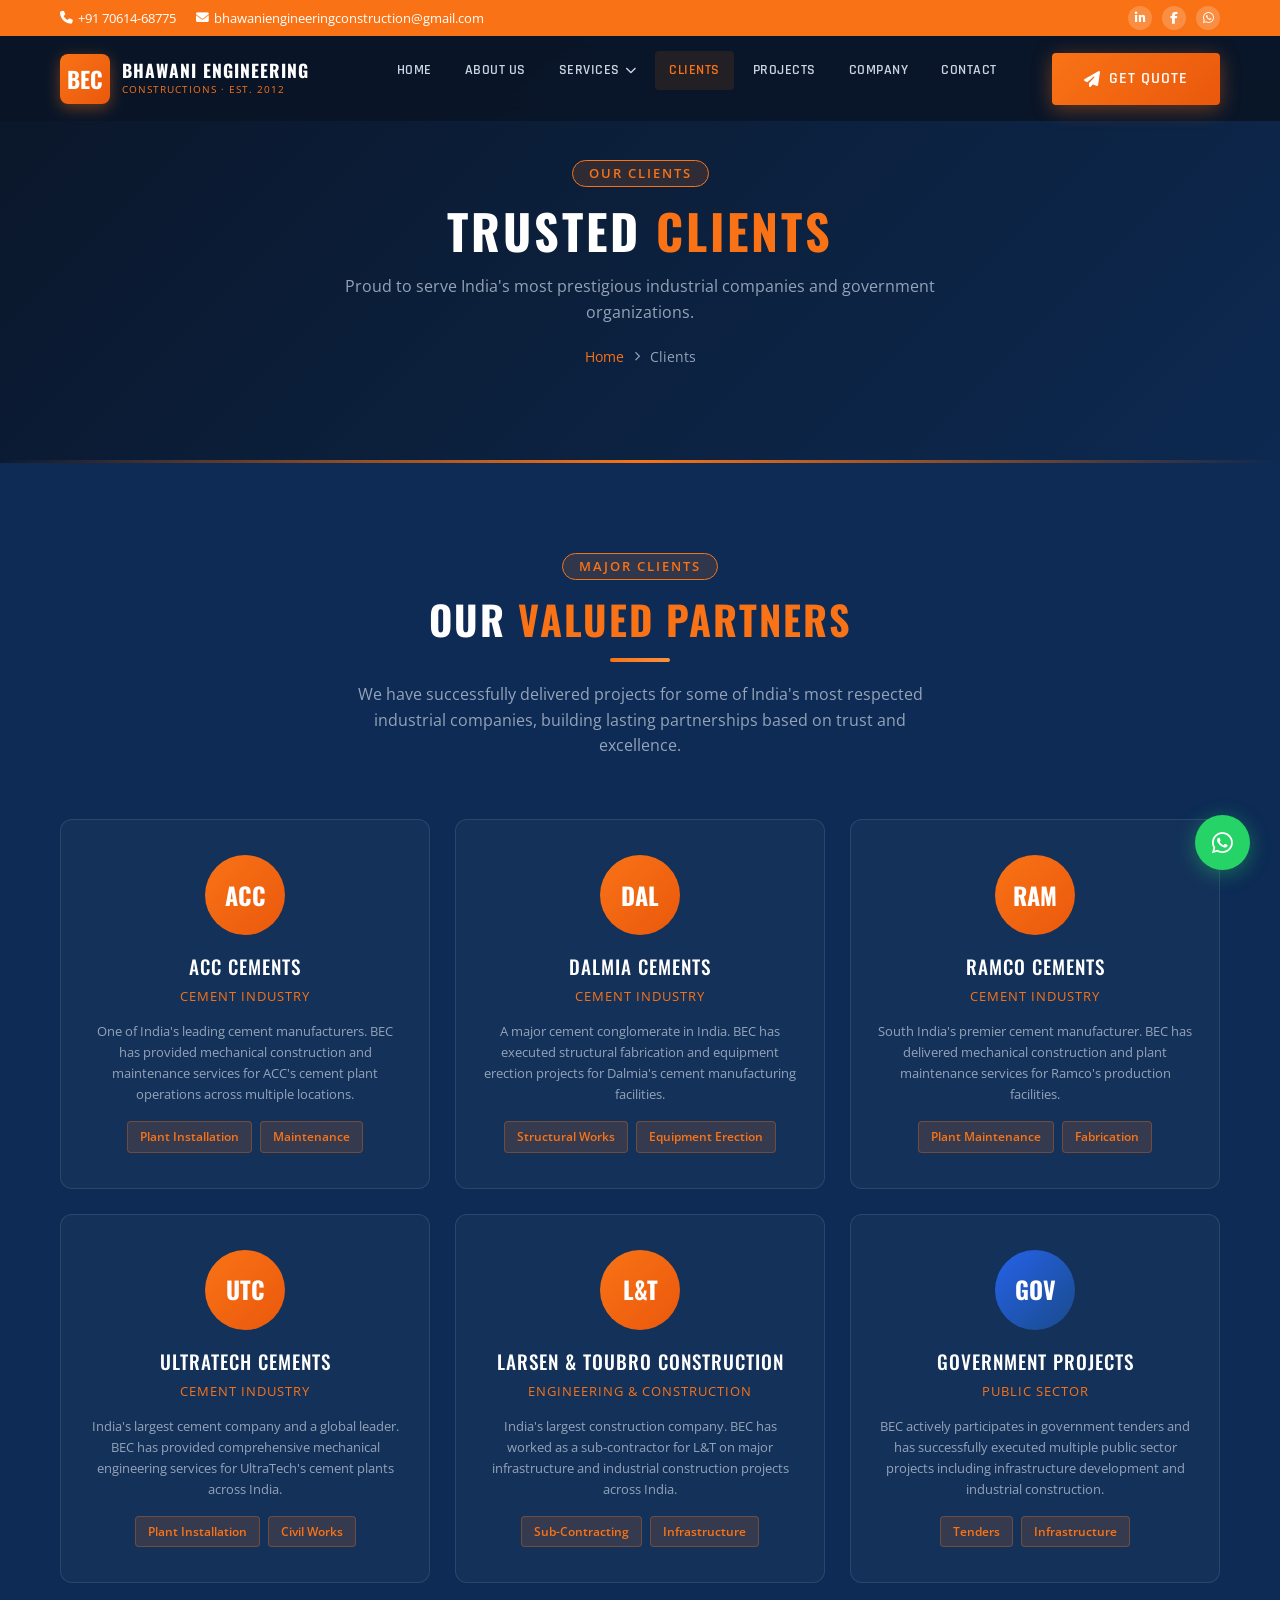
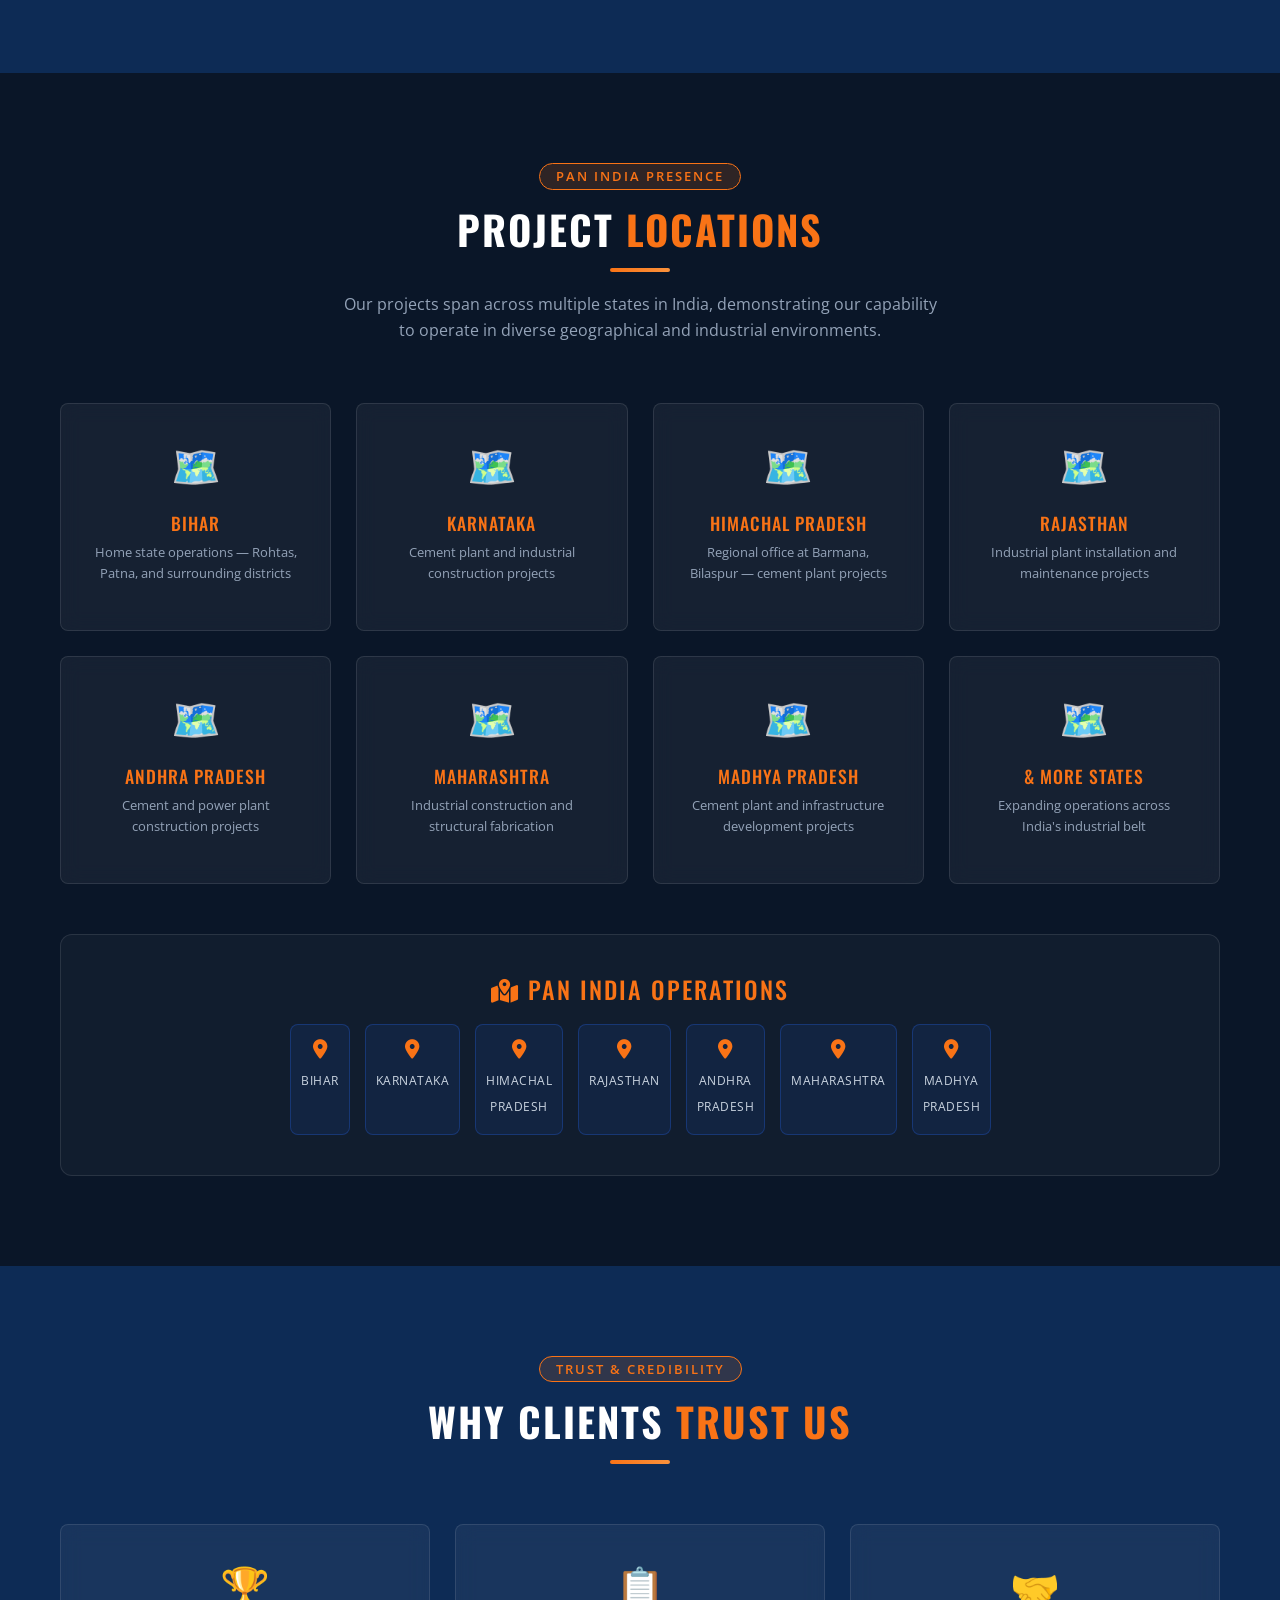
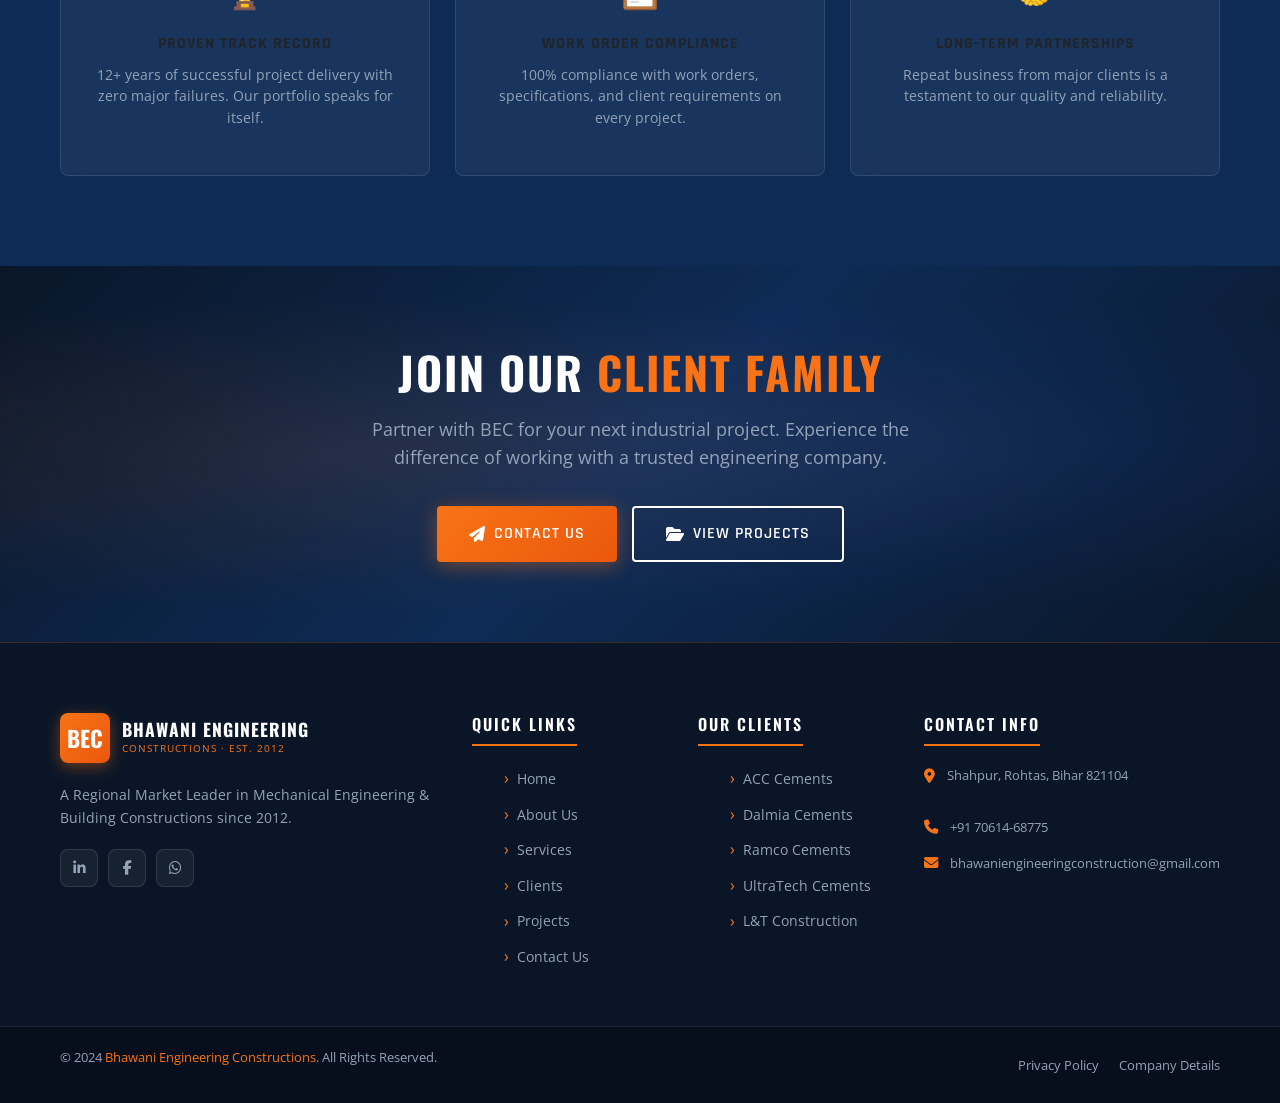
<file: clients.html>
<!DOCTYPE html>
<html lang="en">
<head>
  <meta charset="UTF-8" />
  <meta name="viewport" content="width=device-width, initial-scale=1.0" />
  <meta name="description" content="Major clients of Bhawani Engineering Constructions - ACC Cements, Dalmia Cements, Ramco Cements, UltraTech Cements, Larsen & Toubro Construction." />
  <title>Clients | Bhawani Engineering Constructions</title>

  <link rel="stylesheet" href="https://cdnjs.cloudflare.com/ajax/libs/font-awesome/6.5.0/css/all.min.css" />
  <link rel="stylesheet" href="https://cdn.jsdelivr.net/npm/bootstrap@5.3.2/dist/css/bootstrap.min.css" />
  <link rel="stylesheet" href="css/style.css" />
</head>
<body>

  <!-- ============ PRELOADER ============ -->
  <div id="preloader">
    <div class="preloader-logo"><span>BEC</span><br />Bhawani Engineering</div>
    <div class="preloader-bar"><div class="preloader-progress"></div></div>
  </div>

  <!-- ============ HEADER ============ -->
  <header id="header">
    <div class="header-top">
      <div class="container">
        <div class="header-top-info">
          <a href="tel:+917061468775"><i class="fas fa-phone"></i> +91 70614-68775</a>
          <a href="mailto:bhawaniengineeringconstruction@gmail.com"><i class="fas fa-envelope"></i> bhawaniengineeringconstruction@gmail.com</a>
        </div>
        <div class="header-top-social">
          <a href="#" aria-label="LinkedIn"><i class="fab fa-linkedin-in"></i></a>
          <a href="#" aria-label="Facebook"><i class="fab fa-facebook-f"></i></a>
          <a href="https://wa.me/917061468775" aria-label="WhatsApp"><i class="fab fa-whatsapp"></i></a>
        </div>
      </div>
    </div>
    <nav class="navbar">
      <div class="container">
        <a href="index.html" class="logo">
          <div class="logo-icon">BEC</div>
          <div class="logo-text">
            <span class="logo-name">Bhawani Engineering</span>
            <span class="logo-tagline">Constructions · Est. 2012</span>
          </div>
        </a>
        <ul class="nav-menu">
          <li class="nav-item"><a href="index.html" class="nav-link">Home</a></li>
          <li class="nav-item"><a href="about.html" class="nav-link">About Us</a></li>
          <li class="nav-item">
            <a href="services.html" class="nav-link" data-dropdown>Services <i class="fas fa-chevron-down"></i></a>
            <ul class="dropdown-menu">
              <li><a href="services.html#mechanical" class="dropdown-item">Mechanical Construction</a></li>
              <li><a href="services.html#industry" class="dropdown-item">Major Industry Services</a></li>
              <li><a href="services.html#specialized" class="dropdown-item">Specialized Works</a></li>
              <li><a href="services.html#refinery" class="dropdown-item">Refinery & Petro Chemical</a></li>
            </ul>
          </li>
          <li class="nav-item"><a href="clients.html" class="nav-link active">Clients</a></li>
          <li class="nav-item"><a href="projects.html" class="nav-link">Projects</a></li>
          <li class="nav-item"><a href="company-details.html" class="nav-link">Company</a></li>
          <li class="nav-item"><a href="contact.html" class="nav-link">Contact</a></li>
        </ul>
        <div class="nav-cta">
          <a href="contact.html" class="btn btn-primary btn-sm"><i class="fas fa-paper-plane"></i> Get Quote</a>
        </div>
        <button class="hamburger" aria-label="Toggle Menu"><span></span><span></span><span></span></button>
      </div>
    </nav>
  </header>
  <div class="nav-overlay"></div>

  <!-- ============ PAGE HERO ============ -->
  <section class="page-hero">
    <div class="container">
      <div class="page-hero-content animate-on-scroll">
        <div class="badge">Our Clients</div>
        <h1 class="page-hero-title">Trusted <span class="orange-text">Clients</span></h1>
        <p class="page-hero-subtitle">
          Proud to serve India's most prestigious industrial companies and government organizations.
        </p>
        <nav class="breadcrumb">
          <a href="index.html">Home</a>
          <i class="fas fa-chevron-right"></i>
          <span>Clients</span>
        </nav>
      </div>
    </div>
  </section>

  <!-- ============ CLIENTS OVERVIEW ============ -->
  <section class="section-padding" style="background: var(--primary-blue);">
    <div class="container">
      <div class="section-header center animate-on-scroll">
        <div class="badge">Major Clients</div>
        <h2 class="section-title">Our <span class="orange-text">Valued Partners</span></h2>
        <div class="divider center"></div>
        <p class="section-subtitle">
          We have successfully delivered projects for some of India's most respected industrial companies, building lasting partnerships based on trust and excellence.
        </p>
      </div>

      <div class="clients-detail-grid">
        <!-- ACC Cements -->
        <div class="client-detail-card animate-on-scroll">
          <div class="client-detail-logo">ACC</div>
          <h3 class="client-detail-name">ACC Cements</h3>
          <p class="client-detail-sector">Cement Industry</p>
          <p class="client-detail-desc">
            One of India's leading cement manufacturers. BEC has provided mechanical construction and maintenance services for ACC's cement plant operations across multiple locations.
          </p>
          <div style="margin-top:15px; display:flex; gap:8px; flex-wrap:wrap; justify-content:center;">
            <span class="cert-badge">Plant Installation</span>
            <span class="cert-badge">Maintenance</span>
          </div>
        </div>

        <!-- Dalmia Cements -->
        <div class="client-detail-card animate-on-scroll animate-delay-1">
          <div class="client-detail-logo">DAL</div>
          <h3 class="client-detail-name">Dalmia Cements</h3>
          <p class="client-detail-sector">Cement Industry</p>
          <p class="client-detail-desc">
            A major cement conglomerate in India. BEC has executed structural fabrication and equipment erection projects for Dalmia's cement manufacturing facilities.
          </p>
          <div style="margin-top:15px; display:flex; gap:8px; flex-wrap:wrap; justify-content:center;">
            <span class="cert-badge">Structural Works</span>
            <span class="cert-badge">Equipment Erection</span>
          </div>
        </div>

        <!-- Ramco Cements -->
        <div class="client-detail-card animate-on-scroll animate-delay-2">
          <div class="client-detail-logo">RAM</div>
          <h3 class="client-detail-name">Ramco Cements</h3>
          <p class="client-detail-sector">Cement Industry</p>
          <p class="client-detail-desc">
            South India's premier cement manufacturer. BEC has delivered mechanical construction and plant maintenance services for Ramco's production facilities.
          </p>
          <div style="margin-top:15px; display:flex; gap:8px; flex-wrap:wrap; justify-content:center;">
            <span class="cert-badge">Plant Maintenance</span>
            <span class="cert-badge">Fabrication</span>
          </div>
        </div>

        <!-- UltraTech Cements -->
        <div class="client-detail-card animate-on-scroll animate-delay-3">
          <div class="client-detail-logo">UTC</div>
          <h3 class="client-detail-name">UltraTech Cements</h3>
          <p class="client-detail-sector">Cement Industry</p>
          <p class="client-detail-desc">
            India's largest cement company and a global leader. BEC has provided comprehensive mechanical engineering services for UltraTech's cement plants across India.
          </p>
          <div style="margin-top:15px; display:flex; gap:8px; flex-wrap:wrap; justify-content:center;">
            <span class="cert-badge">Plant Installation</span>
            <span class="cert-badge">Civil Works</span>
          </div>
        </div>

        <!-- L&T Construction -->
        <div class="client-detail-card animate-on-scroll animate-delay-1">
          <div class="client-detail-logo">L&T</div>
          <h3 class="client-detail-name">Larsen & Toubro Construction</h3>
          <p class="client-detail-sector">Engineering & Construction</p>
          <p class="client-detail-desc">
            India's largest construction company. BEC has worked as a sub-contractor for L&T on major infrastructure and industrial construction projects across India.
          </p>
          <div style="margin-top:15px; display:flex; gap:8px; flex-wrap:wrap; justify-content:center;">
            <span class="cert-badge">Sub-Contracting</span>
            <span class="cert-badge">Infrastructure</span>
          </div>
        </div>

        <!-- Government Projects -->
        <div class="client-detail-card animate-on-scroll animate-delay-2">
          <div class="client-detail-logo" style="background: linear-gradient(135deg, var(--light-blue), var(--accent-blue));">GOV</div>
          <h3 class="client-detail-name">Government Projects</h3>
          <p class="client-detail-sector">Public Sector</p>
          <p class="client-detail-desc">
            BEC actively participates in government tenders and has successfully executed multiple public sector projects including infrastructure development and industrial construction.
          </p>
          <div style="margin-top:15px; display:flex; gap:8px; flex-wrap:wrap; justify-content:center;">
            <span class="cert-badge">Tenders</span>
            <span class="cert-badge">Infrastructure</span>
          </div>
        </div>
      </div>
    </div>
  </section>

  <!-- ============ PROJECT LOCATIONS ============ -->
  <section class="section-padding" style="background: var(--primary-dark);">
    <div class="container">
      <div class="section-header center animate-on-scroll">
        <div class="badge">PAN India Presence</div>
        <h2 class="section-title">Project <span class="orange-text">Locations</span></h2>
        <div class="divider center"></div>
        <p class="section-subtitle">
          Our projects span across multiple states in India, demonstrating our capability to operate in diverse geographical and industrial environments.
        </p>
      </div>

      <div style="display: grid; grid-template-columns: repeat(4, 1fr); gap: 25px; margin-bottom: 50px;">
        <div class="card animate-on-scroll" style="text-align:center;">
          <div style="font-size:2.5rem; margin-bottom:15px;">🗺️</div>
          <h4 style="font-family:var(--font-heading);font-size:1.1rem;color:var(--orange);text-transform:uppercase;letter-spacing:1px;margin-bottom:8px;">Bihar</h4>
          <p style="font-size:0.82rem;color:var(--gray);">Home state operations — Rohtas, Patna, and surrounding districts</p>
        </div>
        <div class="card animate-on-scroll animate-delay-1" style="text-align:center;">
          <div style="font-size:2.5rem; margin-bottom:15px;">🗺️</div>
          <h4 style="font-family:var(--font-heading);font-size:1.1rem;color:var(--orange);text-transform:uppercase;letter-spacing:1px;margin-bottom:8px;">Karnataka</h4>
          <p style="font-size:0.82rem;color:var(--gray);">Cement plant and industrial construction projects</p>
        </div>
        <div class="card animate-on-scroll animate-delay-2" style="text-align:center;">
          <div style="font-size:2.5rem; margin-bottom:15px;">🗺️</div>
          <h4 style="font-family:var(--font-heading);font-size:1.1rem;color:var(--orange);text-transform:uppercase;letter-spacing:1px;margin-bottom:8px;">Himachal Pradesh</h4>
          <p style="font-size:0.82rem;color:var(--gray);">Regional office at Barmana, Bilaspur — cement plant projects</p>
        </div>
        <div class="card animate-on-scroll animate-delay-3" style="text-align:center;">
          <div style="font-size:2.5rem; margin-bottom:15px;">🗺️</div>
          <h4 style="font-family:var(--font-heading);font-size:1.1rem;color:var(--orange);text-transform:uppercase;letter-spacing:1px;margin-bottom:8px;">Rajasthan</h4>
          <p style="font-size:0.82rem;color:var(--gray);">Industrial plant installation and maintenance projects</p>
        </div>
        <div class="card animate-on-scroll" style="text-align:center;">
          <div style="font-size:2.5rem; margin-bottom:15px;">🗺️</div>
          <h4 style="font-family:var(--font-heading);font-size:1.1rem;color:var(--orange);text-transform:uppercase;letter-spacing:1px;margin-bottom:8px;">Andhra Pradesh</h4>
          <p style="font-size:0.82rem;color:var(--gray);">Cement and power plant construction projects</p>
        </div>
        <div class="card animate-on-scroll animate-delay-1" style="text-align:center;">
          <div style="font-size:2.5rem; margin-bottom:15px;">🗺️</div>
          <h4 style="font-family:var(--font-heading);font-size:1.1rem;color:var(--orange);text-transform:uppercase;letter-spacing:1px;margin-bottom:8px;">Maharashtra</h4>
          <p style="font-size:0.82rem;color:var(--gray);">Industrial construction and structural fabrication</p>
        </div>
        <div class="card animate-on-scroll animate-delay-2" style="text-align:center;">
          <div style="font-size:2.5rem; margin-bottom:15px;">🗺️</div>
          <h4 style="font-family:var(--font-heading);font-size:1.1rem;color:var(--orange);text-transform:uppercase;letter-spacing:1px;margin-bottom:8px;">Madhya Pradesh</h4>
          <p style="font-size:0.82rem;color:var(--gray);">Cement plant and infrastructure development projects</p>
        </div>
        <div class="card animate-on-scroll animate-delay-3" style="text-align:center;">
          <div style="font-size:2.5rem; margin-bottom:15px;">🗺️</div>
          <h4 style="font-family:var(--font-heading);font-size:1.1rem;color:var(--orange);text-transform:uppercase;letter-spacing:1px;margin-bottom:8px;">& More States</h4>
          <p style="font-size:0.82rem;color:var(--gray);">Expanding operations across India's industrial belt</p>
        </div>
      </div>

      <!-- India Map Visual -->
      <div class="animate-on-scroll" style="background: rgba(255,255,255,0.03); border: 1px solid var(--border); border-radius: 12px; padding: 40px; text-align: center;">
        <h3 style="font-family:var(--font-heading);font-size:1.5rem;color:var(--orange);text-transform:uppercase;letter-spacing:2px;margin-bottom:20px;">
          <i class="fas fa-map-marked-alt"></i> PAN India Operations
        </h3>
        <div class="locations-grid" style="max-width:700px; margin:0 auto;">
          <div class="location-item"><i class="fas fa-map-marker-alt"></i><span>Bihar</span></div>
          <div class="location-item"><i class="fas fa-map-marker-alt"></i><span>Karnataka</span></div>
          <div class="location-item"><i class="fas fa-map-marker-alt"></i><span>Himachal Pradesh</span></div>
          <div class="location-item"><i class="fas fa-map-marker-alt"></i><span>Rajasthan</span></div>
          <div class="location-item"><i class="fas fa-map-marker-alt"></i><span>Andhra Pradesh</span></div>
          <div class="location-item"><i class="fas fa-map-marker-alt"></i><span>Maharashtra</span></div>
          <div class="location-item"><i class="fas fa-map-marker-alt"></i><span>Madhya Pradesh</span></div>
        </div>
      </div>
    </div>
  </section>

  <!-- ============ TESTIMONIAL / TRUST ============ -->
  <section class="section-padding" style="background: var(--primary-blue);">
    <div class="container">
      <div class="section-header center animate-on-scroll">
        <div class="badge">Trust & Credibility</div>
        <h2 class="section-title">Why Clients <span class="orange-text">Trust Us</span></h2>
        <div class="divider center"></div>
      </div>

      <div style="display: grid; grid-template-columns: repeat(3, 1fr); gap: 25px;">
        <div class="card animate-on-scroll" style="text-align:center;">
          <div style="font-size:2.5rem; margin-bottom:15px; color:var(--orange);">🏆</div>
          <h4 style="font-family:var(--font-accent);font-size:1rem;font-weight:700;text-transform:uppercase;letter-spacing:1px;margin-bottom:10px;">Proven Track Record</h4>
          <p style="font-size:0.85rem;color:var(--gray);">12+ years of successful project delivery with zero major failures. Our portfolio speaks for itself.</p>
        </div>
        <div class="card animate-on-scroll animate-delay-1" style="text-align:center;">
          <div style="font-size:2.5rem; margin-bottom:15px; color:var(--orange);">📋</div>
          <h4 style="font-family:var(--font-accent);font-size:1rem;font-weight:700;text-transform:uppercase;letter-spacing:1px;margin-bottom:10px;">Work Order Compliance</h4>
          <p style="font-size:0.85rem;color:var(--gray);">100% compliance with work orders, specifications, and client requirements on every project.</p>
        </div>
        <div class="card animate-on-scroll animate-delay-2" style="text-align:center;">
          <div style="font-size:2.5rem; margin-bottom:15px; color:var(--orange);">🤝</div>
          <h4 style="font-family:var(--font-accent);font-size:1rem;font-weight:700;text-transform:uppercase;letter-spacing:1px;margin-bottom:10px;">Long-term Partnerships</h4>
          <p style="font-size:0.85rem;color:var(--gray);">Repeat business from major clients is a testament to our quality and reliability.</p>
        </div>
      </div>
    </div>
  </section>

  <!-- ============ CTA ============ -->
  <section class="cta-section">
    <div class="container">
      <div class="cta-content animate-on-scroll">
        <h2 class="cta-title">Join Our <span class="orange-text">Client Family</span></h2>
        <p class="cta-subtitle">Partner with BEC for your next industrial project. Experience the difference of working with a trusted engineering company.</p>
        <div class="cta-buttons">
          <a href="contact.html" class="btn btn-primary"><i class="fas fa-paper-plane"></i> Contact Us</a>
          <a href="projects.html" class="btn btn-outline"><i class="fas fa-folder-open"></i> View Projects</a>
        </div>
      </div>
    </div>
  </section>

  <!-- ============ FOOTER ============ -->
  <footer>
    <div class="footer-main">
      <div class="container">
        <div class="footer-grid">
          <div class="footer-brand">
            <a href="index.html" class="logo">
              <div class="logo-icon">BEC</div>
              <div class="logo-text">
                <span class="logo-name">Bhawani Engineering</span>
                <span class="logo-tagline">Constructions · Est. 2012</span>
              </div>
            </a>
            <p class="footer-desc">A Regional Market Leader in Mechanical Engineering & Building Constructions since 2012.</p>
            <div class="footer-social">
              <a href="#" class="social-link"><i class="fab fa-linkedin-in"></i></a>
              <a href="#" class="social-link"><i class="fab fa-facebook-f"></i></a>
              <a href="https://wa.me/917061468775" class="social-link"><i class="fab fa-whatsapp"></i></a>
            </div>
          </div>
          <div>
            <h4 class="footer-heading">Quick Links</h4>
            <ul class="footer-links">
              <li><a href="index.html">Home</a></li>
              <li><a href="about.html">About Us</a></li>
              <li><a href="services.html">Services</a></li>
              <li><a href="clients.html">Clients</a></li>
              <li><a href="projects.html">Projects</a></li>
              <li><a href="contact.html">Contact Us</a></li>
            </ul>
          </div>
          <div>
            <h4 class="footer-heading">Our Clients</h4>
            <ul class="footer-links">
              <li><a href="#">ACC Cements</a></li>
              <li><a href="#">Dalmia Cements</a></li>
              <li><a href="#">Ramco Cements</a></li>
              <li><a href="#">UltraTech Cements</a></li>
              <li><a href="#">L&T Construction</a></li>
            </ul>
          </div>
          <div>
            <h4 class="footer-heading">Contact Info</h4>
            <div class="footer-contact-item">
              <i class="fas fa-map-marker-alt"></i>
              <p>Shahpur, Rohtas, Bihar 821104</p>
            </div>
            <div class="footer-contact-item">
              <i class="fas fa-phone"></i>
              <a href="tel:+917061468775">+91 70614-68775</a>
            </div>
            <div class="footer-contact-item">
              <i class="fas fa-envelope"></i>
              <a href="mailto:bhawaniengineeringconstruction@gmail.com">bhawaniengineeringconstruction@gmail.com</a>
            </div>
          </div>
        </div>
      </div>
    </div>
    <div class="footer-bottom">
      <div class="container">
        <p class="footer-copyright">&copy; 2024 <span>Bhawani Engineering Constructions</span>. All Rights Reserved.</p>
        <div class="footer-bottom-links">
          <a href="#">Privacy Policy</a>
          <a href="company-details.html">Company Details</a>
        </div>
      </div>
    </div>
  </footer>

  <a href="https://wa.me/917061468775" class="whatsapp-float" target="_blank" aria-label="WhatsApp">
    <i class="fab fa-whatsapp"></i>
  </a>
  <button class="back-to-top" aria-label="Back to Top"><i class="fas fa-chevron-up"></i></button>

  <script src="https://cdn.jsdelivr.net/npm/bootstrap@5.3.2/dist/js/bootstrap.bundle.min.js"></script>
  <script src="js/main.js"></script>
</body>
</html>
</file>
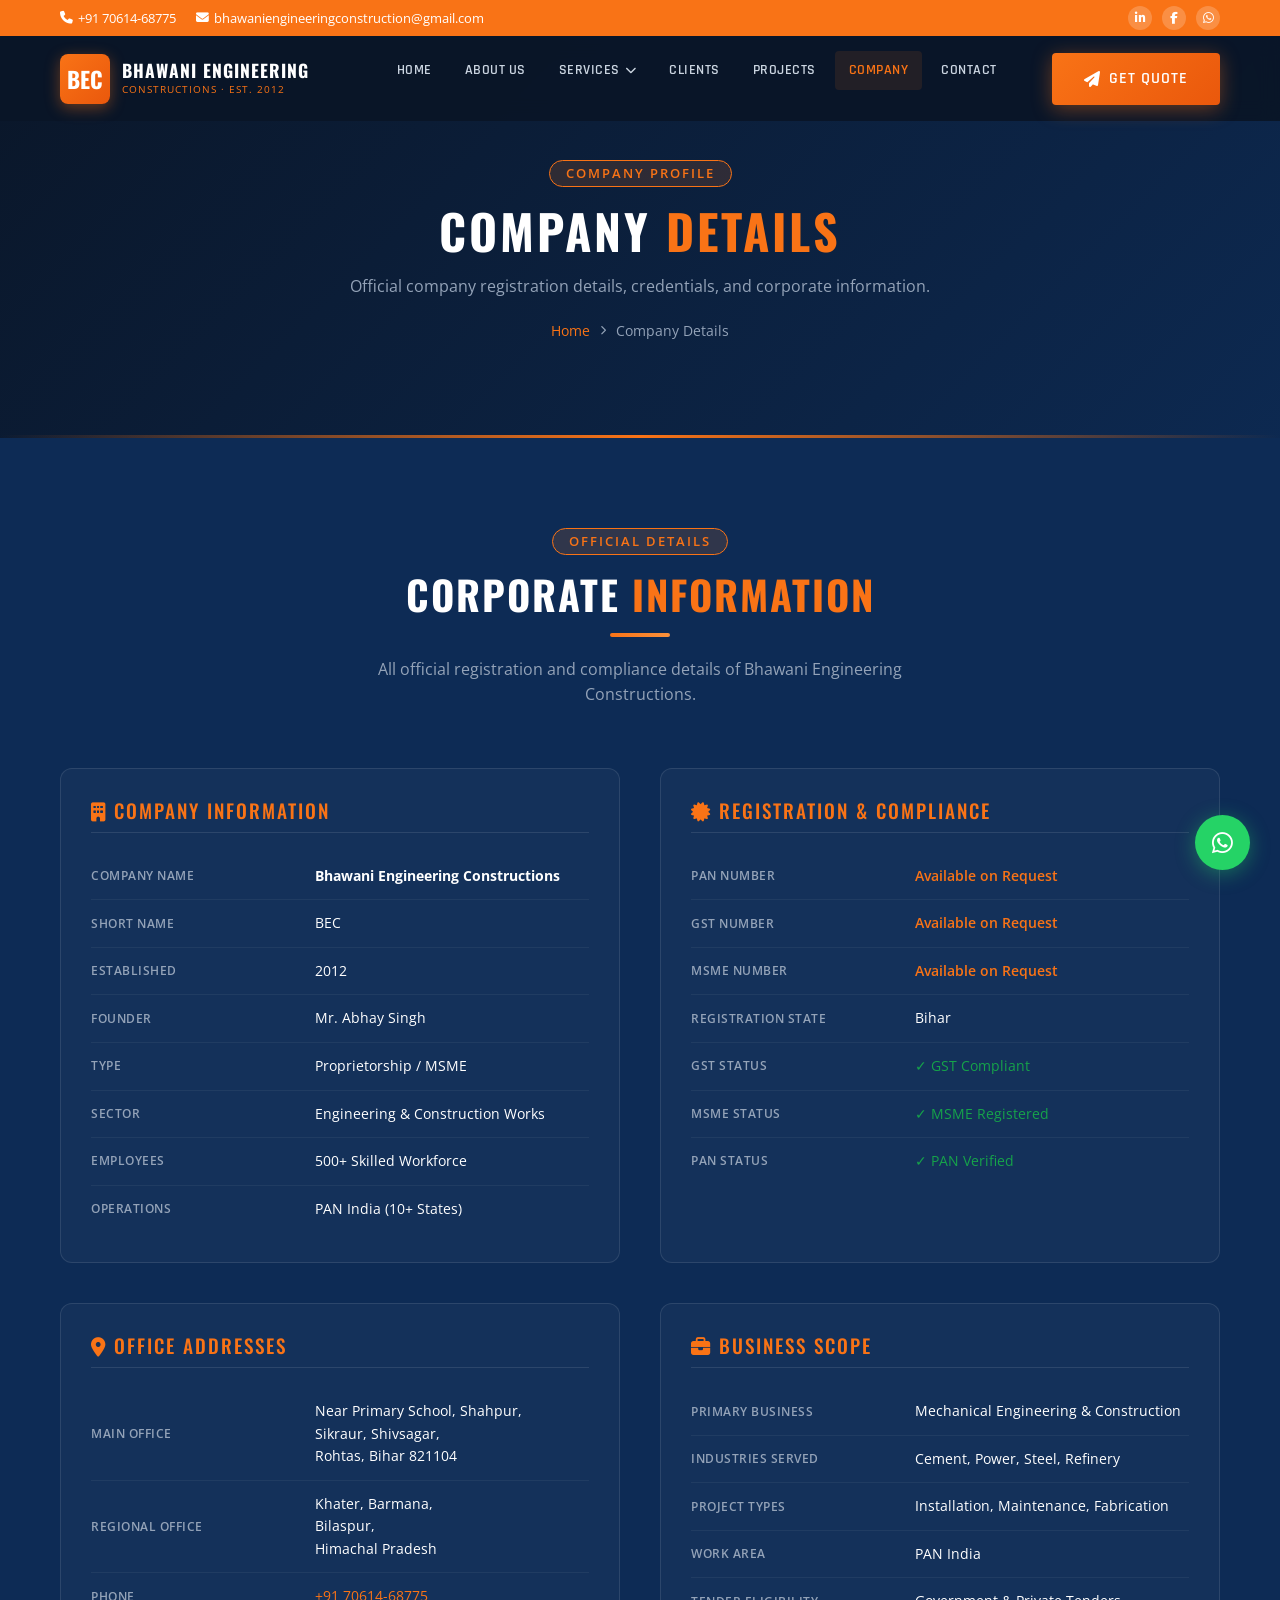
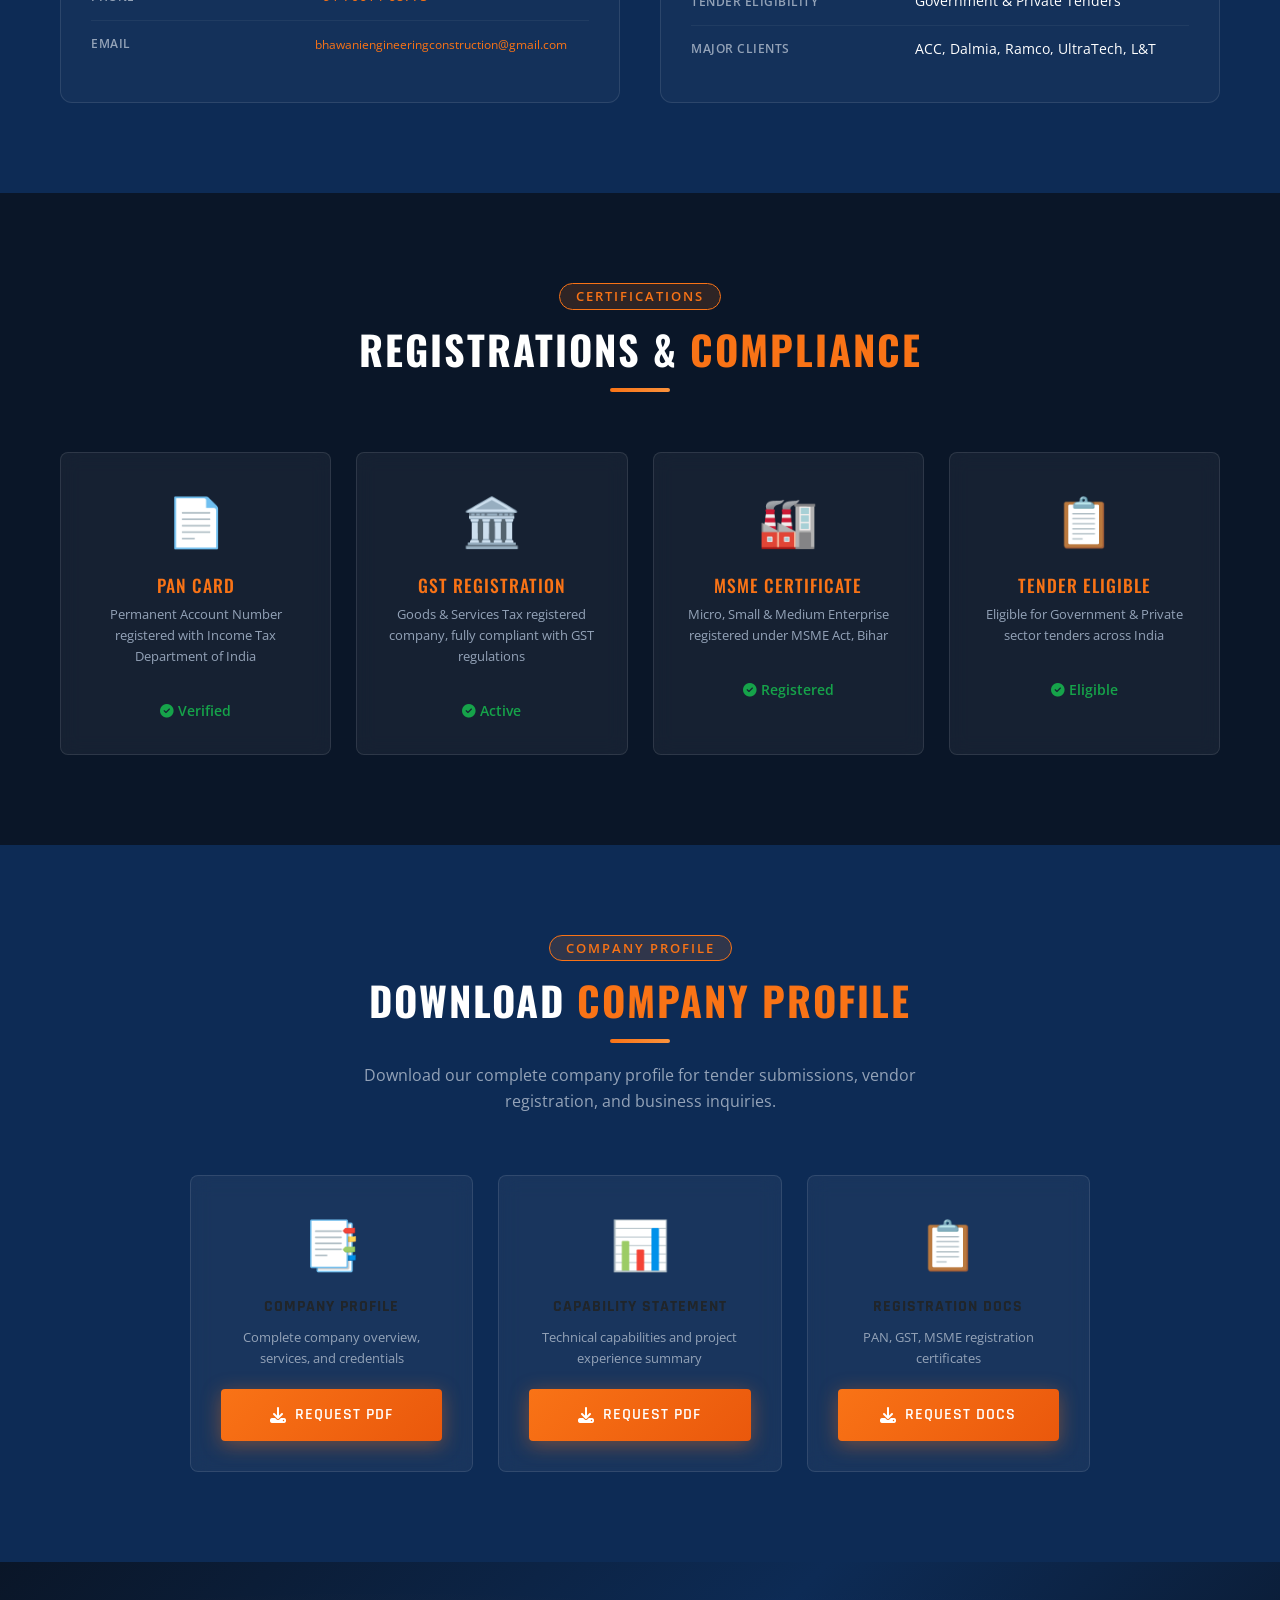
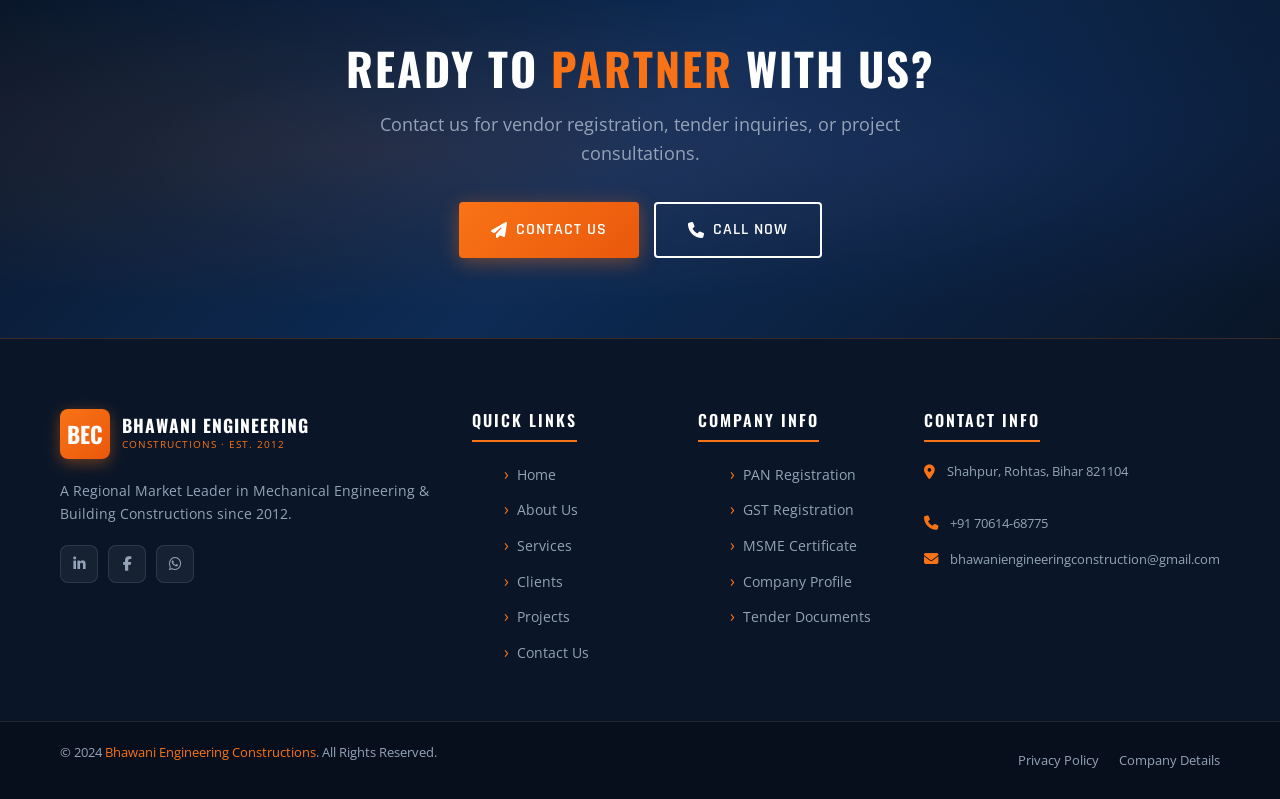
<file: company-details.html>
<!DOCTYPE html>
<html lang="en">
<head>
  <meta charset="UTF-8" />
  <meta name="viewport" content="width=device-width, initial-scale=1.0" />
  <meta name="description" content="Company Details of Bhawani Engineering Constructions - PAN, GST, MSME registration details, company profile." />
  <title>Company Details | Bhawani Engineering Constructions</title>

  <link rel="stylesheet" href="https://cdnjs.cloudflare.com/ajax/libs/font-awesome/6.5.0/css/all.min.css" />
  <link rel="stylesheet" href="https://cdn.jsdelivr.net/npm/bootstrap@5.3.2/dist/css/bootstrap.min.css" />
  <link rel="stylesheet" href="css/style.css" />
</head>
<body>

  <!-- ============ PRELOADER ============ -->
  <div id="preloader">
    <div class="preloader-logo"><span>BEC</span><br />Bhawani Engineering</div>
    <div class="preloader-bar"><div class="preloader-progress"></div></div>
  </div>

  <!-- ============ HEADER ============ -->
  <header id="header">
    <div class="header-top">
      <div class="container">
        <div class="header-top-info">
          <a href="tel:+917061468775"><i class="fas fa-phone"></i> +91 70614-68775</a>
          <a href="mailto:bhawaniengineeringconstruction@gmail.com"><i class="fas fa-envelope"></i> bhawaniengineeringconstruction@gmail.com</a>
        </div>
        <div class="header-top-social">
          <a href="#" aria-label="LinkedIn"><i class="fab fa-linkedin-in"></i></a>
          <a href="#" aria-label="Facebook"><i class="fab fa-facebook-f"></i></a>
          <a href="https://wa.me/917061468775" aria-label="WhatsApp"><i class="fab fa-whatsapp"></i></a>
        </div>
      </div>
    </div>
    <nav class="navbar">
      <div class="container">
        <a href="index.html" class="logo">
          <div class="logo-icon">BEC</div>
          <div class="logo-text">
            <span class="logo-name">Bhawani Engineering</span>
            <span class="logo-tagline">Constructions · Est. 2012</span>
          </div>
        </a>
        <ul class="nav-menu">
          <li class="nav-item"><a href="index.html" class="nav-link">Home</a></li>
          <li class="nav-item"><a href="about.html" class="nav-link">About Us</a></li>
          <li class="nav-item">
            <a href="services.html" class="nav-link" data-dropdown>Services <i class="fas fa-chevron-down"></i></a>
            <ul class="dropdown-menu">
              <li><a href="services.html#mechanical" class="dropdown-item">Mechanical Construction</a></li>
              <li><a href="services.html#industry" class="dropdown-item">Major Industry Services</a></li>
              <li><a href="services.html#specialized" class="dropdown-item">Specialized Works</a></li>
              <li><a href="services.html#refinery" class="dropdown-item">Refinery & Petro Chemical</a></li>
            </ul>
          </li>
          <li class="nav-item"><a href="clients.html" class="nav-link">Clients</a></li>
          <li class="nav-item"><a href="projects.html" class="nav-link">Projects</a></li>
          <li class="nav-item"><a href="company-details.html" class="nav-link active">Company</a></li>
          <li class="nav-item"><a href="contact.html" class="nav-link">Contact</a></li>
        </ul>
        <div class="nav-cta">
          <a href="contact.html" class="btn btn-primary btn-sm"><i class="fas fa-paper-plane"></i> Get Quote</a>
        </div>
        <button class="hamburger" aria-label="Toggle Menu"><span></span><span></span><span></span></button>
      </div>
    </nav>
  </header>
  <div class="nav-overlay"></div>

  <!-- ============ PAGE HERO ============ -->
  <section class="page-hero">
    <div class="container">
      <div class="page-hero-content animate-on-scroll">
        <div class="badge">Company Profile</div>
        <h1 class="page-hero-title">Company <span class="orange-text">Details</span></h1>
        <p class="page-hero-subtitle">
          Official company registration details, credentials, and corporate information.
        </p>
        <nav class="breadcrumb">
          <a href="index.html">Home</a>
          <i class="fas fa-chevron-right"></i>
          <span>Company Details</span>
        </nav>
      </div>
    </div>
  </section>

  <!-- ============ COMPANY DETAILS ============ -->
  <section class="section-padding" style="background: var(--primary-blue);">
    <div class="container">
      <div class="section-header center animate-on-scroll">
        <div class="badge">Official Details</div>
        <h2 class="section-title">Corporate <span class="orange-text">Information</span></h2>
        <div class="divider center"></div>
        <p class="section-subtitle">
          All official registration and compliance details of Bhawani Engineering Constructions.
        </p>
      </div>

      <div class="company-details-grid">
        <!-- Basic Info -->
        <div class="detail-card animate-on-scroll">
          <h3 class="detail-card-title"><i class="fas fa-building"></i> Company Information</h3>
          <table class="detail-table">
            <tr>
              <td>Company Name</td>
              <td><strong>Bhawani Engineering Constructions</strong></td>
            </tr>
            <tr>
              <td>Short Name</td>
              <td>BEC</td>
            </tr>
            <tr>
              <td>Established</td>
              <td>2012</td>
            </tr>
            <tr>
              <td>Founder</td>
              <td>Mr. Abhay Singh</td>
            </tr>
            <tr>
              <td>Type</td>
              <td>Proprietorship / MSME</td>
            </tr>
            <tr>
              <td>Sector</td>
              <td>Engineering & Construction Works</td>
            </tr>
            <tr>
              <td>Employees</td>
              <td>500+ Skilled Workforce</td>
            </tr>
            <tr>
              <td>Operations</td>
              <td>PAN India (10+ States)</td>
            </tr>
          </table>
        </div>

        <!-- Registration Details -->
        <div class="detail-card animate-on-scroll animate-delay-1">
          <h3 class="detail-card-title"><i class="fas fa-certificate"></i> Registration & Compliance</h3>
          <table class="detail-table">
            <tr>
              <td>PAN Number</td>
              <td><span style="color:var(--orange); font-weight:600;">Available on Request</span></td>
            </tr>
            <tr>
              <td>GST Number</td>
              <td><span style="color:var(--orange); font-weight:600;">Available on Request</span></td>
            </tr>
            <tr>
              <td>MSME Number</td>
              <td><span style="color:var(--orange); font-weight:600;">Available on Request</span></td>
            </tr>
            <tr>
              <td>Registration State</td>
              <td>Bihar</td>
            </tr>
            <tr>
              <td>GST Status</td>
              <td><span style="color:#16a34a;">✓ GST Compliant</span></td>
            </tr>
            <tr>
              <td>MSME Status</td>
              <td><span style="color:#16a34a;">✓ MSME Registered</span></td>
            </tr>
            <tr>
              <td>PAN Status</td>
              <td><span style="color:#16a34a;">✓ PAN Verified</span></td>
            </tr>
          </table>
        </div>

        <!-- Office Addresses -->
        <div class="detail-card animate-on-scroll animate-delay-2">
          <h3 class="detail-card-title"><i class="fas fa-map-marker-alt"></i> Office Addresses</h3>
          <table class="detail-table">
            <tr>
              <td>Main Office</td>
              <td>
                Near Primary School, Shahpur,<br />
                Sikraur, Shivsagar,<br />
                Rohtas, Bihar 821104
              </td>
            </tr>
            <tr>
              <td>Regional Office</td>
              <td>
                Khater, Barmana,<br />
                Bilaspur,<br />
                Himachal Pradesh
              </td>
            </tr>
            <tr>
              <td>Phone</td>
              <td><a href="tel:+917061468775" style="color:var(--orange);">+91 70614-68775</a></td>
            </tr>
            <tr>
              <td>Email</td>
              <td><a href="mailto:bhawaniengineeringconstruction@gmail.com" style="color:var(--orange); font-size:0.78rem;">bhawaniengineeringconstruction@gmail.com</a></td>
            </tr>
          </table>
        </div>

        <!-- Business Scope -->
        <div class="detail-card animate-on-scroll animate-delay-3">
          <h3 class="detail-card-title"><i class="fas fa-briefcase"></i> Business Scope</h3>
          <table class="detail-table">
            <tr>
              <td>Primary Business</td>
              <td>Mechanical Engineering & Construction</td>
            </tr>
            <tr>
              <td>Industries Served</td>
              <td>Cement, Power, Steel, Refinery</td>
            </tr>
            <tr>
              <td>Project Types</td>
              <td>Installation, Maintenance, Fabrication</td>
            </tr>
            <tr>
              <td>Work Area</td>
              <td>PAN India</td>
            </tr>
            <tr>
              <td>Tender Eligibility</td>
              <td>Government & Private Tenders</td>
            </tr>
            <tr>
              <td>Major Clients</td>
              <td>ACC, Dalmia, Ramco, UltraTech, L&T</td>
            </tr>
          </table>
        </div>
      </div>
    </div>
  </section>

  <!-- ============ COMPLIANCE BADGES ============ -->
  <section class="section-padding" style="background: var(--primary-dark);">
    <div class="container">
      <div class="section-header center animate-on-scroll">
        <div class="badge">Certifications</div>
        <h2 class="section-title">Registrations & <span class="orange-text">Compliance</span></h2>
        <div class="divider center"></div>
      </div>

      <div style="display: grid; grid-template-columns: repeat(4, 1fr); gap: 25px;">
        <div class="card animate-on-scroll" style="text-align:center;">
          <div style="font-size:3rem; margin-bottom:15px;">📄</div>
          <h4 style="font-family:var(--font-heading);font-size:1.1rem;color:var(--orange);text-transform:uppercase;letter-spacing:1px;margin-bottom:8px;">PAN Card</h4>
          <p style="font-size:0.82rem;color:var(--gray);">Permanent Account Number registered with Income Tax Department of India</p>
          <div style="margin-top:15px;"><span style="color:#16a34a; font-size:0.85rem; font-weight:600;"><i class="fas fa-check-circle"></i> Verified</span></div>
        </div>
        <div class="card animate-on-scroll animate-delay-1" style="text-align:center;">
          <div style="font-size:3rem; margin-bottom:15px;">🏛️</div>
          <h4 style="font-family:var(--font-heading);font-size:1.1rem;color:var(--orange);text-transform:uppercase;letter-spacing:1px;margin-bottom:8px;">GST Registration</h4>
          <p style="font-size:0.82rem;color:var(--gray);">Goods & Services Tax registered company, fully compliant with GST regulations</p>
          <div style="margin-top:15px;"><span style="color:#16a34a; font-size:0.85rem; font-weight:600;"><i class="fas fa-check-circle"></i> Active</span></div>
        </div>
        <div class="card animate-on-scroll animate-delay-2" style="text-align:center;">
          <div style="font-size:3rem; margin-bottom:15px;">🏭</div>
          <h4 style="font-family:var(--font-heading);font-size:1.1rem;color:var(--orange);text-transform:uppercase;letter-spacing:1px;margin-bottom:8px;">MSME Certificate</h4>
          <p style="font-size:0.82rem;color:var(--gray);">Micro, Small & Medium Enterprise registered under MSME Act, Bihar</p>
          <div style="margin-top:15px;"><span style="color:#16a34a; font-size:0.85rem; font-weight:600;"><i class="fas fa-check-circle"></i> Registered</span></div>
        </div>
        <div class="card animate-on-scroll animate-delay-3" style="text-align:center;">
          <div style="font-size:3rem; margin-bottom:15px;">📋</div>
          <h4 style="font-family:var(--font-heading);font-size:1.1rem;color:var(--orange);text-transform:uppercase;letter-spacing:1px;margin-bottom:8px;">Tender Eligible</h4>
          <p style="font-size:0.82rem;color:var(--gray);">Eligible for Government & Private sector tenders across India</p>
          <div style="margin-top:15px;"><span style="color:#16a34a; font-size:0.85rem; font-weight:600;"><i class="fas fa-check-circle"></i> Eligible</span></div>
        </div>
      </div>
    </div>
  </section>

  <!-- ============ DOWNLOAD PROFILE ============ -->
  <section class="section-padding" style="background: var(--primary-blue);">
    <div class="container">
      <div class="section-header center animate-on-scroll">
        <div class="badge">Company Profile</div>
        <h2 class="section-title">Download <span class="orange-text">Company Profile</span></h2>
        <div class="divider center"></div>
        <p class="section-subtitle">
          Download our complete company profile for tender submissions, vendor registration, and business inquiries.
        </p>
      </div>

      <div style="display: grid; grid-template-columns: repeat(3, 1fr); gap: 25px; max-width: 900px; margin: 0 auto;">
        <div class="card animate-on-scroll" style="text-align:center;">
          <div style="font-size:3rem; margin-bottom:15px; color:var(--orange);">📑</div>
          <h4 style="font-family:var(--font-accent);font-size:1rem;font-weight:700;text-transform:uppercase;letter-spacing:1px;margin-bottom:10px;">Company Profile</h4>
          <p style="font-size:0.82rem;color:var(--gray);margin-bottom:20px;">Complete company overview, services, and credentials</p>
          <a href="contact.html" class="btn btn-primary" style="width:100%; justify-content:center;">
            <i class="fas fa-download"></i> Request PDF
          </a>
        </div>
        <div class="card animate-on-scroll animate-delay-1" style="text-align:center;">
          <div style="font-size:3rem; margin-bottom:15px; color:var(--orange);">📊</div>
          <h4 style="font-family:var(--font-accent);font-size:1rem;font-weight:700;text-transform:uppercase;letter-spacing:1px;margin-bottom:10px;">Capability Statement</h4>
          <p style="font-size:0.82rem;color:var(--gray);margin-bottom:20px;">Technical capabilities and project experience summary</p>
          <a href="contact.html" class="btn btn-primary" style="width:100%; justify-content:center;">
            <i class="fas fa-download"></i> Request PDF
          </a>
        </div>
        <div class="card animate-on-scroll animate-delay-2" style="text-align:center;">
          <div style="font-size:3rem; margin-bottom:15px; color:var(--orange);">📋</div>
          <h4 style="font-family:var(--font-accent);font-size:1rem;font-weight:700;text-transform:uppercase;letter-spacing:1px;margin-bottom:10px;">Registration Docs</h4>
          <p style="font-size:0.82rem;color:var(--gray);margin-bottom:20px;">PAN, GST, MSME registration certificates</p>
          <a href="contact.html" class="btn btn-primary" style="width:100%; justify-content:center;">
            <i class="fas fa-download"></i> Request Docs
          </a>
        </div>
      </div>
    </div>
  </section>

  <!-- ============ CTA ============ -->
  <section class="cta-section">
    <div class="container">
      <div class="cta-content animate-on-scroll">
        <h2 class="cta-title">Ready to <span class="orange-text">Partner</span> With Us?</h2>
        <p class="cta-subtitle">Contact us for vendor registration, tender inquiries, or project consultations.</p>
        <div class="cta-buttons">
          <a href="contact.html" class="btn btn-primary"><i class="fas fa-paper-plane"></i> Contact Us</a>
          <a href="tel:+917061468775" class="btn btn-outline"><i class="fas fa-phone"></i> Call Now</a>
        </div>
      </div>
    </div>
  </section>

  <!-- ============ FOOTER ============ -->
  <footer>
    <div class="footer-main">
      <div class="container">
        <div class="footer-grid">
          <div class="footer-brand">
            <a href="index.html" class="logo">
              <div class="logo-icon">BEC</div>
              <div class="logo-text">
                <span class="logo-name">Bhawani Engineering</span>
                <span class="logo-tagline">Constructions · Est. 2012</span>
              </div>
            </a>
            <p class="footer-desc">A Regional Market Leader in Mechanical Engineering & Building Constructions since 2012.</p>
            <div class="footer-social">
              <a href="#" class="social-link"><i class="fab fa-linkedin-in"></i></a>
              <a href="#" class="social-link"><i class="fab fa-facebook-f"></i></a>
              <a href="https://wa.me/917061468775" class="social-link"><i class="fab fa-whatsapp"></i></a>
            </div>
          </div>
          <div>
            <h4 class="footer-heading">Quick Links</h4>
            <ul class="footer-links">
              <li><a href="index.html">Home</a></li>
              <li><a href="about.html">About Us</a></li>
              <li><a href="services.html">Services</a></li>
              <li><a href="clients.html">Clients</a></li>
              <li><a href="projects.html">Projects</a></li>
              <li><a href="contact.html">Contact Us</a></li>
            </ul>
          </div>
          <div>
            <h4 class="footer-heading">Company Info</h4>
            <ul class="footer-links">
              <li><a href="#">PAN Registration</a></li>
              <li><a href="#">GST Registration</a></li>
              <li><a href="#">MSME Certificate</a></li>
              <li><a href="#">Company Profile</a></li>
              <li><a href="#">Tender Documents</a></li>
            </ul>
          </div>
          <div>
            <h4 class="footer-heading">Contact Info</h4>
            <div class="footer-contact-item">
              <i class="fas fa-map-marker-alt"></i>
              <p>Shahpur, Rohtas, Bihar 821104</p>
            </div>
            <div class="footer-contact-item">
              <i class="fas fa-phone"></i>
              <a href="tel:+917061468775">+91 70614-68775</a>
            </div>
            <div class="footer-contact-item">
              <i class="fas fa-envelope"></i>
              <a href="mailto:bhawaniengineeringconstruction@gmail.com">bhawaniengineeringconstruction@gmail.com</a>
            </div>
          </div>
        </div>
      </div>
    </div>
    <div class="footer-bottom">
      <div class="container">
        <p class="footer-copyright">&copy; 2024 <span>Bhawani Engineering Constructions</span>. All Rights Reserved.</p>
        <div class="footer-bottom-links">
          <a href="#">Privacy Policy</a>
          <a href="company-details.html">Company Details</a>
        </div>
      </div>
    </div>
  </footer>

  <a href="https://wa.me/917061468775" class="whatsapp-float" target="_blank" aria-label="WhatsApp">
    <i class="fab fa-whatsapp"></i>
  </a>
  <button class="back-to-top" aria-label="Back to Top"><i class="fas fa-chevron-up"></i></button>

  <script src="https://cdn.jsdelivr.net/npm/bootstrap@5.3.2/dist/js/bootstrap.bundle.min.js"></script>
  <script src="js/main.js"></script>
</body>
</html>
</file>
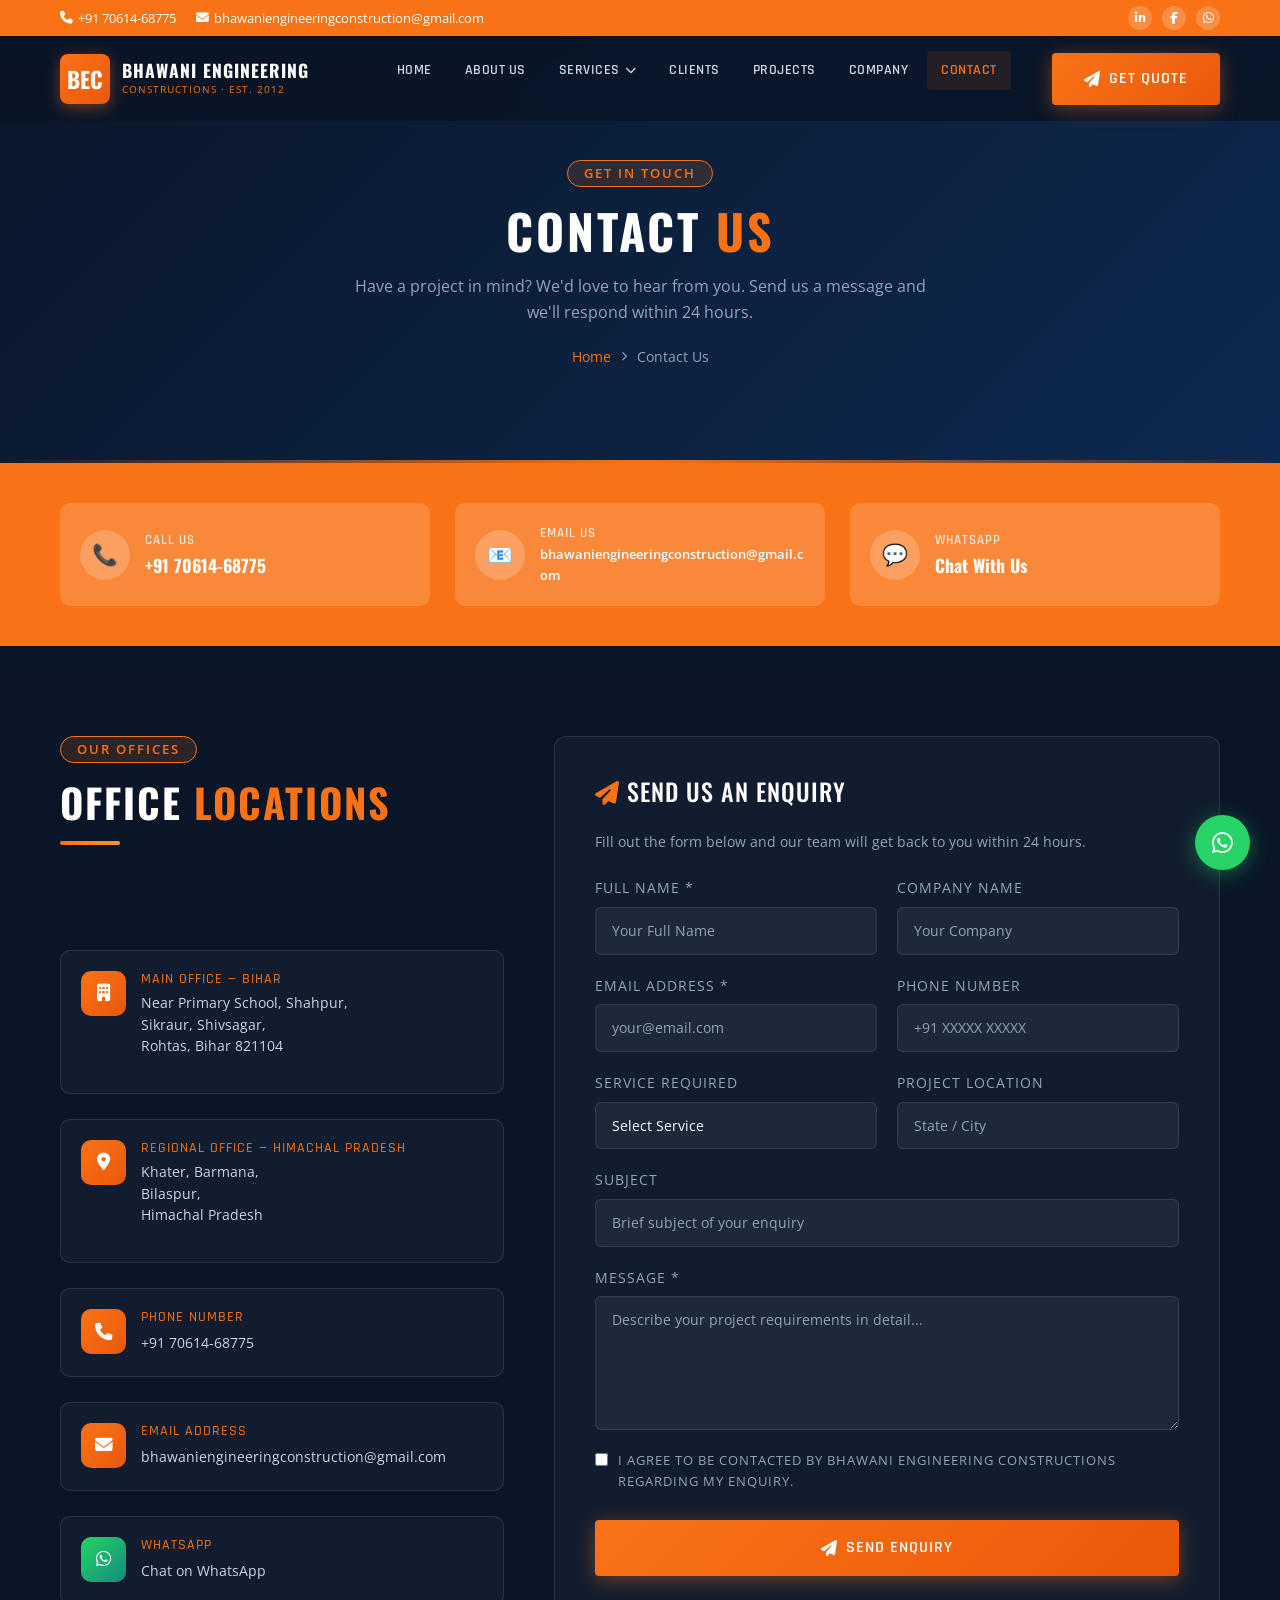
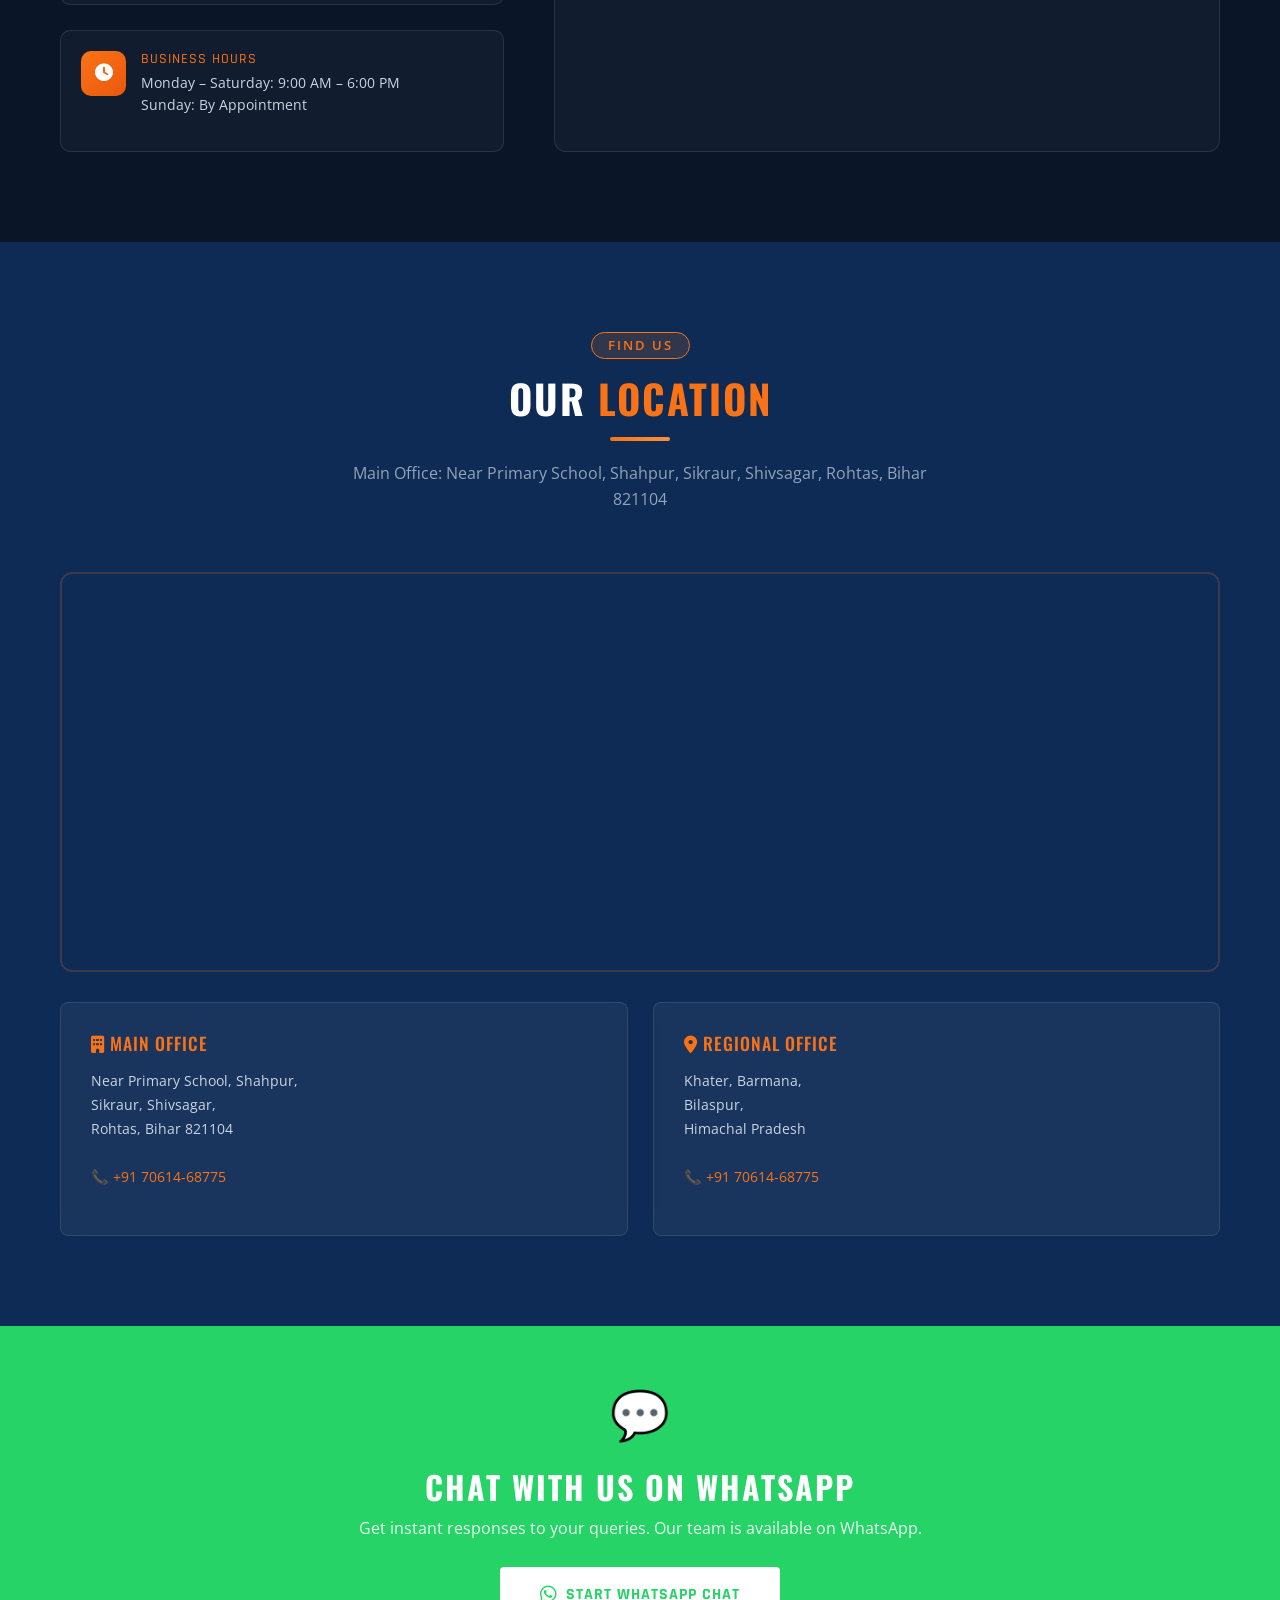
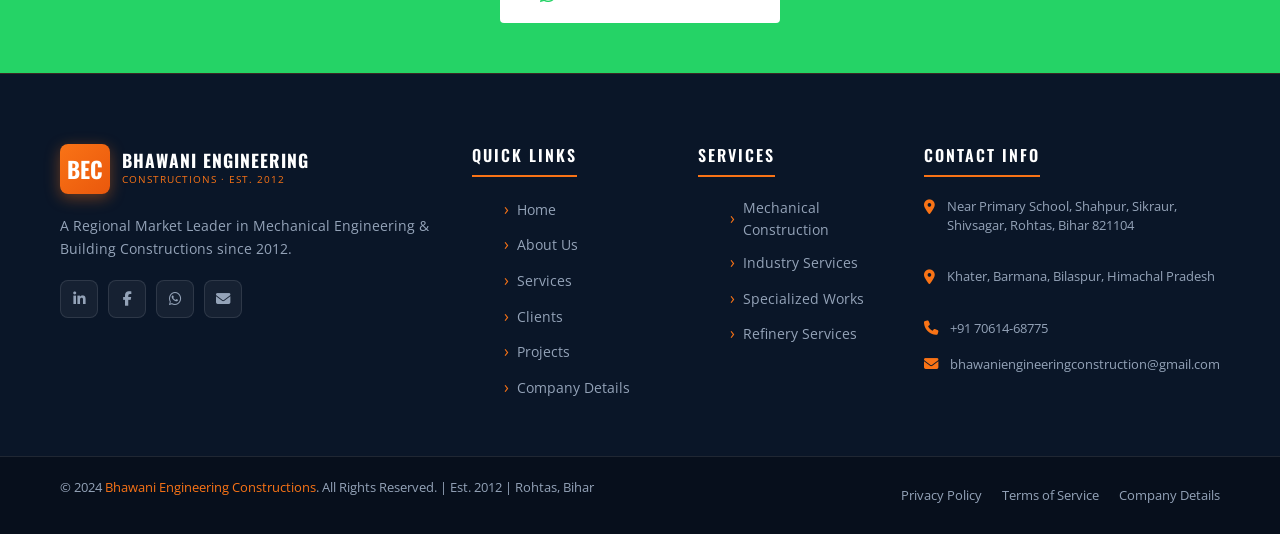
<file: contact.html>
<!DOCTYPE html>
<html lang="en">
<head>
  <meta charset="UTF-8" />
  <meta name="viewport" content="width=device-width, initial-scale=1.0" />
  <meta name="description" content="Contact Bhawani Engineering Constructions - Main Office in Rohtas Bihar, Regional Office in Himachal Pradesh. Phone: +91 70614-68775" />
  <title>Contact Us | Bhawani Engineering Constructions</title>

  <link rel="stylesheet" href="https://cdnjs.cloudflare.com/ajax/libs/font-awesome/6.5.0/css/all.min.css" />
  <link rel="stylesheet" href="https://cdn.jsdelivr.net/npm/bootstrap@5.3.2/dist/css/bootstrap.min.css" />
  <link rel="stylesheet" href="css/style.css" />
</head>
<body>

  <!-- ============ PRELOADER ============ -->
  <div id="preloader">
    <div class="preloader-logo"><span>BEC</span><br />Bhawani Engineering</div>
    <div class="preloader-bar"><div class="preloader-progress"></div></div>
  </div>

  <!-- ============ HEADER ============ -->
  <header id="header">
    <div class="header-top">
      <div class="container">
        <div class="header-top-info">
          <a href="tel:+917061468775"><i class="fas fa-phone"></i> +91 70614-68775</a>
          <a href="mailto:bhawaniengineeringconstruction@gmail.com"><i class="fas fa-envelope"></i> bhawaniengineeringconstruction@gmail.com</a>
        </div>
        <div class="header-top-social">
          <a href="#" aria-label="LinkedIn"><i class="fab fa-linkedin-in"></i></a>
          <a href="#" aria-label="Facebook"><i class="fab fa-facebook-f"></i></a>
          <a href="https://wa.me/917061468775" aria-label="WhatsApp"><i class="fab fa-whatsapp"></i></a>
        </div>
      </div>
    </div>
    <nav class="navbar">
      <div class="container">
        <a href="index.html" class="logo">
          <div class="logo-icon">BEC</div>
          <div class="logo-text">
            <span class="logo-name">Bhawani Engineering</span>
            <span class="logo-tagline">Constructions · Est. 2012</span>
          </div>
        </a>
        <ul class="nav-menu">
          <li class="nav-item"><a href="index.html" class="nav-link">Home</a></li>
          <li class="nav-item"><a href="about.html" class="nav-link">About Us</a></li>
          <li class="nav-item">
            <a href="services.html" class="nav-link" data-dropdown>Services <i class="fas fa-chevron-down"></i></a>
            <ul class="dropdown-menu">
              <li><a href="services.html#mechanical" class="dropdown-item">Mechanical Construction</a></li>
              <li><a href="services.html#industry" class="dropdown-item">Major Industry Services</a></li>
              <li><a href="services.html#specialized" class="dropdown-item">Specialized Works</a></li>
              <li><a href="services.html#refinery" class="dropdown-item">Refinery & Petro Chemical</a></li>
            </ul>
          </li>
          <li class="nav-item"><a href="clients.html" class="nav-link">Clients</a></li>
          <li class="nav-item"><a href="projects.html" class="nav-link">Projects</a></li>
          <li class="nav-item"><a href="company-details.html" class="nav-link">Company</a></li>
          <li class="nav-item"><a href="contact.html" class="nav-link active">Contact</a></li>
        </ul>
        <div class="nav-cta">
          <a href="contact.html" class="btn btn-primary btn-sm"><i class="fas fa-paper-plane"></i> Get Quote</a>
        </div>
        <button class="hamburger" aria-label="Toggle Menu"><span></span><span></span><span></span></button>
      </div>
    </nav>
  </header>
  <div class="nav-overlay"></div>

  <!-- ============ PAGE HERO ============ -->
  <section class="page-hero">
    <div class="container">
      <div class="page-hero-content animate-on-scroll">
        <div class="badge">Get In Touch</div>
        <h1 class="page-hero-title">Contact <span class="orange-text">Us</span></h1>
        <p class="page-hero-subtitle">
          Have a project in mind? We'd love to hear from you. Send us a message and we'll respond within 24 hours.
        </p>
        <nav class="breadcrumb">
          <a href="index.html">Home</a>
          <i class="fas fa-chevron-right"></i>
          <span>Contact Us</span>
        </nav>
      </div>
    </div>
  </section>

  <!-- ============ QUICK CONTACT CARDS ============ -->
  <section style="background: var(--orange); padding: 40px 0;">
    <div class="container">
      <div style="display: grid; grid-template-columns: repeat(3, 1fr); gap: 25px;">
        <a href="tel:+917061468775" style="display:flex; align-items:center; gap:15px; background:rgba(255,255,255,0.15); border-radius:10px; padding:20px; transition:all 0.3s; text-decoration:none;" class="animate-on-scroll">
          <div style="width:50px;height:50px;background:rgba(255,255,255,0.2);border-radius:50%;display:flex;align-items:center;justify-content:center;font-size:1.3rem;flex-shrink:0;">📞</div>
          <div>
            <div style="font-family:var(--font-accent);font-size:0.8rem;font-weight:600;text-transform:uppercase;letter-spacing:1px;color:rgba(255,255,255,0.8);">Call Us</div>
            <div style="font-family:var(--font-heading);font-size:1.1rem;font-weight:700;color:white;">+91 70614-68775</div>
          </div>
        </a>
        <a href="mailto:bhawaniengineeringconstruction@gmail.com" style="display:flex; align-items:center; gap:15px; background:rgba(255,255,255,0.15); border-radius:10px; padding:20px; transition:all 0.3s; text-decoration:none;" class="animate-on-scroll animate-delay-1">
          <div style="width:50px;height:50px;background:rgba(255,255,255,0.2);border-radius:50%;display:flex;align-items:center;justify-content:center;font-size:1.3rem;flex-shrink:0;">📧</div>
          <div>
            <div style="font-family:var(--font-accent);font-size:0.8rem;font-weight:600;text-transform:uppercase;letter-spacing:1px;color:rgba(255,255,255,0.8);">Email Us</div>
            <div style="font-family:var(--font-body);font-size:0.82rem;font-weight:600;color:white;word-break:break-all;">bhawaniengineeringconstruction@gmail.com</div>
          </div>
        </a>
        <a href="https://wa.me/917061468775" target="_blank" style="display:flex; align-items:center; gap:15px; background:rgba(255,255,255,0.15); border-radius:10px; padding:20px; transition:all 0.3s; text-decoration:none;" class="animate-on-scroll animate-delay-2">
          <div style="width:50px;height:50px;background:rgba(255,255,255,0.2);border-radius:50%;display:flex;align-items:center;justify-content:center;font-size:1.3rem;flex-shrink:0;">💬</div>
          <div>
            <div style="font-family:var(--font-accent);font-size:0.8rem;font-weight:600;text-transform:uppercase;letter-spacing:1px;color:rgba(255,255,255,0.8);">WhatsApp</div>
            <div style="font-family:var(--font-heading);font-size:1.1rem;font-weight:700;color:white;">Chat With Us</div>
          </div>
        </a>
      </div>
    </div>
  </section>

  <!-- ============ CONTACT MAIN ============ -->
  <section class="section-padding" style="background: var(--primary-dark);">
    <div class="container">
      <div class="contact-grid">
        <!-- Contact Info -->
        <div class="contact-info">
          <div class="section-header animate-on-scroll">
            <div class="badge">Our Offices</div>
            <h2 class="section-title">Office <span class="orange-text">Locations</span></h2>
            <div class="divider"></div>
          </div>

          <!-- Main Office -->
          <div class="contact-info-item animate-on-scroll">
            <div class="contact-info-icon"><i class="fas fa-building"></i></div>
            <div class="contact-info-content">
              <h4>Main Office — Bihar</h4>
              <p>
                Near Primary School, Shahpur,<br />
                Sikraur, Shivsagar,<br />
                Rohtas, Bihar 821104
              </p>
            </div>
          </div>

          <!-- Regional Office -->
          <div class="contact-info-item animate-on-scroll animate-delay-1">
            <div class="contact-info-icon"><i class="fas fa-map-marker-alt"></i></div>
            <div class="contact-info-content">
              <h4>Regional Office — Himachal Pradesh</h4>
              <p>
                Khater, Barmana,<br />
                Bilaspur,<br />
                Himachal Pradesh
              </p>
            </div>
          </div>

          <!-- Phone -->
          <div class="contact-info-item animate-on-scroll animate-delay-2">
            <div class="contact-info-icon"><i class="fas fa-phone"></i></div>
            <div class="contact-info-content">
              <h4>Phone Number</h4>
              <a href="tel:+917061468775">+91 70614-68775</a>
            </div>
          </div>

          <!-- Email -->
          <div class="contact-info-item animate-on-scroll animate-delay-3">
            <div class="contact-info-icon"><i class="fas fa-envelope"></i></div>
            <div class="contact-info-content">
              <h4>Email Address</h4>
              <a href="mailto:bhawaniengineeringconstruction@gmail.com">bhawaniengineeringconstruction@gmail.com</a>
            </div>
          </div>

          <!-- WhatsApp -->
          <div class="contact-info-item animate-on-scroll animate-delay-4">
            <div class="contact-info-icon" style="background: linear-gradient(135deg, #25d366, #128c7e);">
              <i class="fab fa-whatsapp"></i>
            </div>
            <div class="contact-info-content">
              <h4>WhatsApp</h4>
              <a href="https://wa.me/917061468775" target="_blank">Chat on WhatsApp</a>
            </div>
          </div>

          <!-- Business Hours -->
          <div class="contact-info-item animate-on-scroll">
            <div class="contact-info-icon"><i class="fas fa-clock"></i></div>
            <div class="contact-info-content">
              <h4>Business Hours</h4>
              <p>Monday – Saturday: 9:00 AM – 6:00 PM<br />Sunday: By Appointment</p>
            </div>
          </div>
        </div>

        <!-- Contact Form -->
        <div class="contact-form-wrapper animate-on-scroll animate-delay-2">
          <h3 class="form-title">
            <i class="fas fa-paper-plane" style="color:var(--orange);"></i>
            Send Us an Enquiry
          </h3>
          <p style="font-size:0.85rem; color:var(--gray); margin-bottom:25px;">
            Fill out the form below and our team will get back to you within 24 hours.
          </p>

          <form id="contactForm" novalidate>
            <div class="form-row">
              <div class="form-group">
                <label for="name">Full Name *</label>
                <input type="text" id="name" name="name" class="form-control" placeholder="Your Full Name" required />
              </div>
              <div class="form-group">
                <label for="company">Company Name</label>
                <input type="text" id="company" name="company" class="form-control" placeholder="Your Company" />
              </div>
            </div>

            <div class="form-row">
              <div class="form-group">
                <label for="email">Email Address *</label>
                <input type="email" id="email" name="email" class="form-control" placeholder="your@email.com" required />
              </div>
              <div class="form-group">
                <label for="phone">Phone Number</label>
                <input type="tel" id="phone" name="phone" class="form-control" placeholder="+91 XXXXX XXXXX" />
              </div>
            </div>

            <div class="form-row">
              <div class="form-group">
                <label for="service">Service Required</label>
                <select id="service" name="service" class="form-control">
                  <option value="">Select Service</option>
                  <option>Mechanical Construction</option>
                  <option>Cement Plant Installation</option>
                  <option>Cement Plant Maintenance</option>
                  <option>Power Plant Services</option>
                  <option>Steel Plant Services</option>
                  <option>Waste Heat Recovery Plant</option>
                  <option>Specialized Civil Works</option>
                  <option>Refinery Services</option>
                  <option>Plant Erection & Commissioning</option>
                  <option>Annual Maintenance Contract</option>
                  <option>Other</option>
                </select>
              </div>
              <div class="form-group">
                <label for="location">Project Location</label>
                <input type="text" id="location" name="location" class="form-control" placeholder="State / City" />
              </div>
            </div>

            <div class="form-group">
              <label for="subject">Subject</label>
              <input type="text" id="subject" name="subject" class="form-control" placeholder="Brief subject of your enquiry" />
            </div>

            <div class="form-group">
              <label for="message">Message *</label>
              <textarea id="message" name="message" class="form-control" rows="5" placeholder="Describe your project requirements in detail..." required></textarea>
            </div>

            <div class="form-group" style="display:flex; align-items:flex-start; gap:10px;">
              <input type="checkbox" id="agree" name="agree" style="margin-top:3px; accent-color:var(--orange);" />
              <label for="agree" style="font-size:0.82rem; color:var(--gray); cursor:pointer;">
                I agree to be contacted by Bhawani Engineering Constructions regarding my enquiry.
              </label>
            </div>

            <button type="submit" class="btn btn-primary" style="width:100%; justify-content:center; padding:16px;">
              <i class="fas fa-paper-plane"></i> Send Enquiry
            </button>
          </form>
        </div>
      </div>
    </div>
  </section>

  <!-- ============ MAP SECTION ============ -->
  <section class="map-section section-padding">
    <div class="container">
      <div class="section-header center animate-on-scroll">
        <div class="badge">Find Us</div>
        <h2 class="section-title">Our <span class="orange-text">Location</span></h2>
        <div class="divider center"></div>
        <p class="section-subtitle">
          Main Office: Near Primary School, Shahpur, Sikraur, Shivsagar, Rohtas, Bihar 821104
        </p>
      </div>

      <div class="map-wrapper animate-on-scroll">
        <iframe
          src="https://www.google.com/maps/embed?pb=!1m18!1m12!1m3!1d3617.5!2d83.9!3d24.9!2m3!1f0!2f0!3f0!3m2!1i1024!2i768!4f13.1!3m3!1m2!1s0x0%3A0x0!2zMjTCsDU0JzAwLjAiTiA4M8KwNTQnMDAuMCJF!5e0!3m2!1sen!2sin!4v1234567890"
          allowfullscreen=""
          loading="lazy"
          referrerpolicy="no-referrer-when-downgrade"
          title="Bhawani Engineering Constructions Location"
        ></iframe>
      </div>

      <div style="display:grid; grid-template-columns: 1fr 1fr; gap:25px; margin-top:30px;">
        <div class="card animate-on-scroll">
          <h4 style="font-family:var(--font-heading);font-size:1.1rem;color:var(--orange);text-transform:uppercase;letter-spacing:1px;margin-bottom:15px;">
            <i class="fas fa-building"></i> Main Office
          </h4>
          <p style="font-size:0.88rem;color:var(--text-light);line-height:1.7;">
            Near Primary School, Shahpur,<br />
            Sikraur, Shivsagar,<br />
            Rohtas, Bihar 821104<br /><br />
            <a href="tel:+917061468775" style="color:var(--orange);">📞 +91 70614-68775</a>
          </p>
        </div>
        <div class="card animate-on-scroll animate-delay-1">
          <h4 style="font-family:var(--font-heading);font-size:1.1rem;color:var(--orange);text-transform:uppercase;letter-spacing:1px;margin-bottom:15px;">
            <i class="fas fa-map-marker-alt"></i> Regional Office
          </h4>
          <p style="font-size:0.88rem;color:var(--text-light);line-height:1.7;">
            Khater, Barmana,<br />
            Bilaspur,<br />
            Himachal Pradesh<br /><br />
            <a href="tel:+917061468775" style="color:var(--orange);">📞 +91 70614-68775</a>
          </p>
        </div>
      </div>
    </div>
  </section>

  <!-- ============ WHATSAPP CTA ============ -->
  <section style="background: #25d366; padding: 50px 0;">
    <div class="container" style="text-align:center;">
      <div class="animate-on-scroll">
        <div style="font-size:3rem; margin-bottom:15px;">💬</div>
        <h2 style="font-family:var(--font-heading);font-size:2rem;font-weight:700;text-transform:uppercase;letter-spacing:2px;color:white;margin-bottom:10px;">
          Chat With Us on WhatsApp
        </h2>
        <p style="color:rgba(255,255,255,0.9);font-size:1rem;margin-bottom:25px;">
          Get instant responses to your queries. Our team is available on WhatsApp.
        </p>
        <a href="https://wa.me/917061468775" target="_blank" class="btn" style="background:white;color:#25d366;font-weight:700;padding:16px 40px;font-size:1rem;">
          <i class="fab fa-whatsapp" style="font-size:1.2rem;"></i> Start WhatsApp Chat
        </a>
      </div>
    </div>
  </section>

  <!-- ============ FOOTER ============ -->
  <footer>
    <div class="footer-main">
      <div class="container">
        <div class="footer-grid">
          <div class="footer-brand">
            <a href="index.html" class="logo">
              <div class="logo-icon">BEC</div>
              <div class="logo-text">
                <span class="logo-name">Bhawani Engineering</span>
                <span class="logo-tagline">Constructions · Est. 2012</span>
              </div>
            </a>
            <p class="footer-desc">A Regional Market Leader in Mechanical Engineering & Building Constructions since 2012.</p>
            <div class="footer-social">
              <a href="#" class="social-link"><i class="fab fa-linkedin-in"></i></a>
              <a href="#" class="social-link"><i class="fab fa-facebook-f"></i></a>
              <a href="https://wa.me/917061468775" class="social-link"><i class="fab fa-whatsapp"></i></a>
              <a href="mailto:bhawaniengineeringconstruction@gmail.com" class="social-link"><i class="fas fa-envelope"></i></a>
            </div>
          </div>
          <div>
            <h4 class="footer-heading">Quick Links</h4>
            <ul class="footer-links">
              <li><a href="index.html">Home</a></li>
              <li><a href="about.html">About Us</a></li>
              <li><a href="services.html">Services</a></li>
              <li><a href="clients.html">Clients</a></li>
              <li><a href="projects.html">Projects</a></li>
              <li><a href="company-details.html">Company Details</a></li>
            </ul>
          </div>
          <div>
            <h4 class="footer-heading">Services</h4>
            <ul class="footer-links">
              <li><a href="services.html#mechanical">Mechanical Construction</a></li>
              <li><a href="services.html#industry">Industry Services</a></li>
              <li><a href="services.html#specialized">Specialized Works</a></li>
              <li><a href="services.html#refinery">Refinery Services</a></li>
            </ul>
          </div>
          <div>
            <h4 class="footer-heading">Contact Info</h4>
            <div class="footer-contact-item">
              <i class="fas fa-map-marker-alt"></i>
              <p>Near Primary School, Shahpur, Sikraur, Shivsagar, Rohtas, Bihar 821104</p>
            </div>
            <div class="footer-contact-item">
              <i class="fas fa-map-marker-alt"></i>
              <p>Khater, Barmana, Bilaspur, Himachal Pradesh</p>
            </div>
            <div class="footer-contact-item">
              <i class="fas fa-phone"></i>
              <a href="tel:+917061468775">+91 70614-68775</a>
            </div>
            <div class="footer-contact-item">
              <i class="fas fa-envelope"></i>
              <a href="mailto:bhawaniengineeringconstruction@gmail.com">bhawaniengineeringconstruction@gmail.com</a>
            </div>
          </div>
        </div>
      </div>
    </div>
    <div class="footer-bottom">
      <div class="container">
        <p class="footer-copyright">&copy; 2024 <span>Bhawani Engineering Constructions</span>. All Rights Reserved. | Est. 2012 | Rohtas, Bihar</p>
        <div class="footer-bottom-links">
          <a href="#">Privacy Policy</a>
          <a href="#">Terms of Service</a>
          <a href="company-details.html">Company Details</a>
        </div>
      </div>
    </div>
  </footer>

  <a href="https://wa.me/917061468775" class="whatsapp-float" target="_blank" aria-label="WhatsApp">
    <i class="fab fa-whatsapp"></i>
  </a>
  <button class="back-to-top" aria-label="Back to Top"><i class="fas fa-chevron-up"></i></button>

  <script src="https://cdn.jsdelivr.net/npm/bootstrap@5.3.2/dist/js/bootstrap.bundle.min.js"></script>
  <script src="js/main.js"></script>
</body>
</html>
</file>
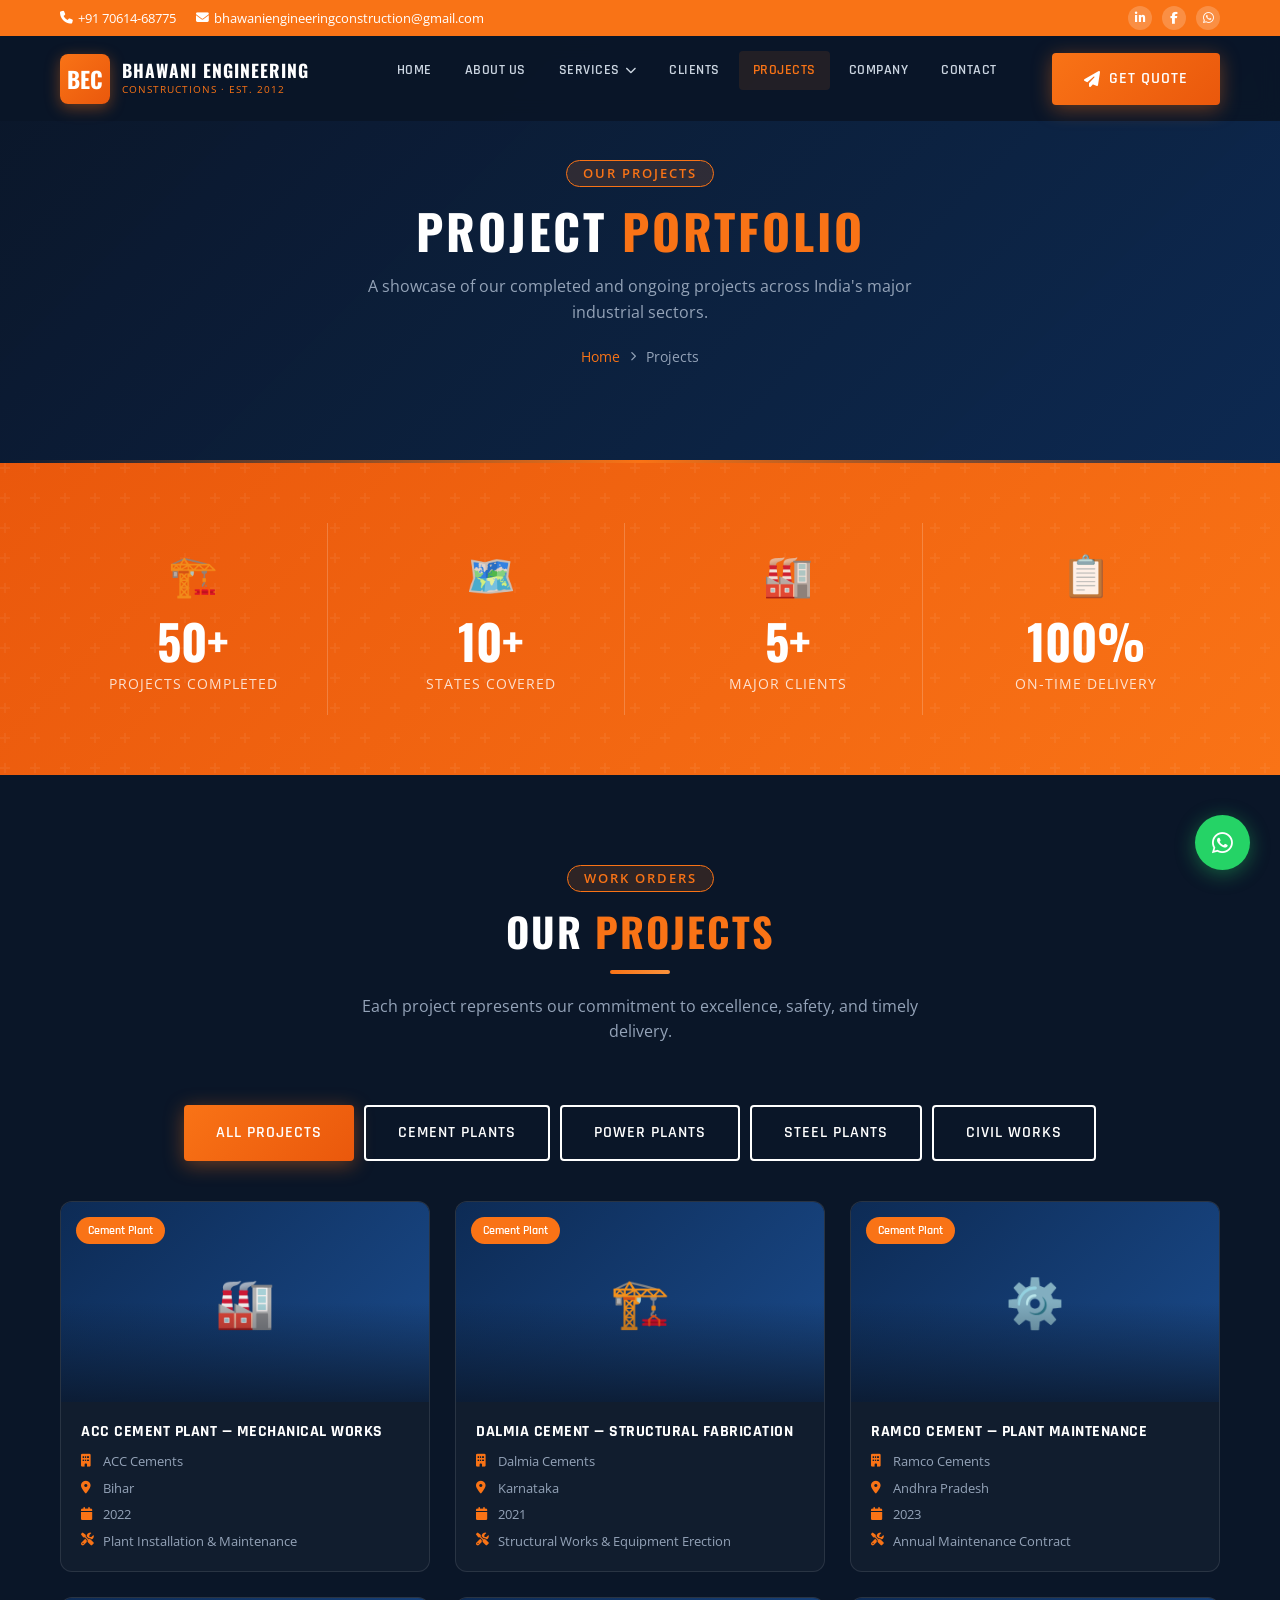
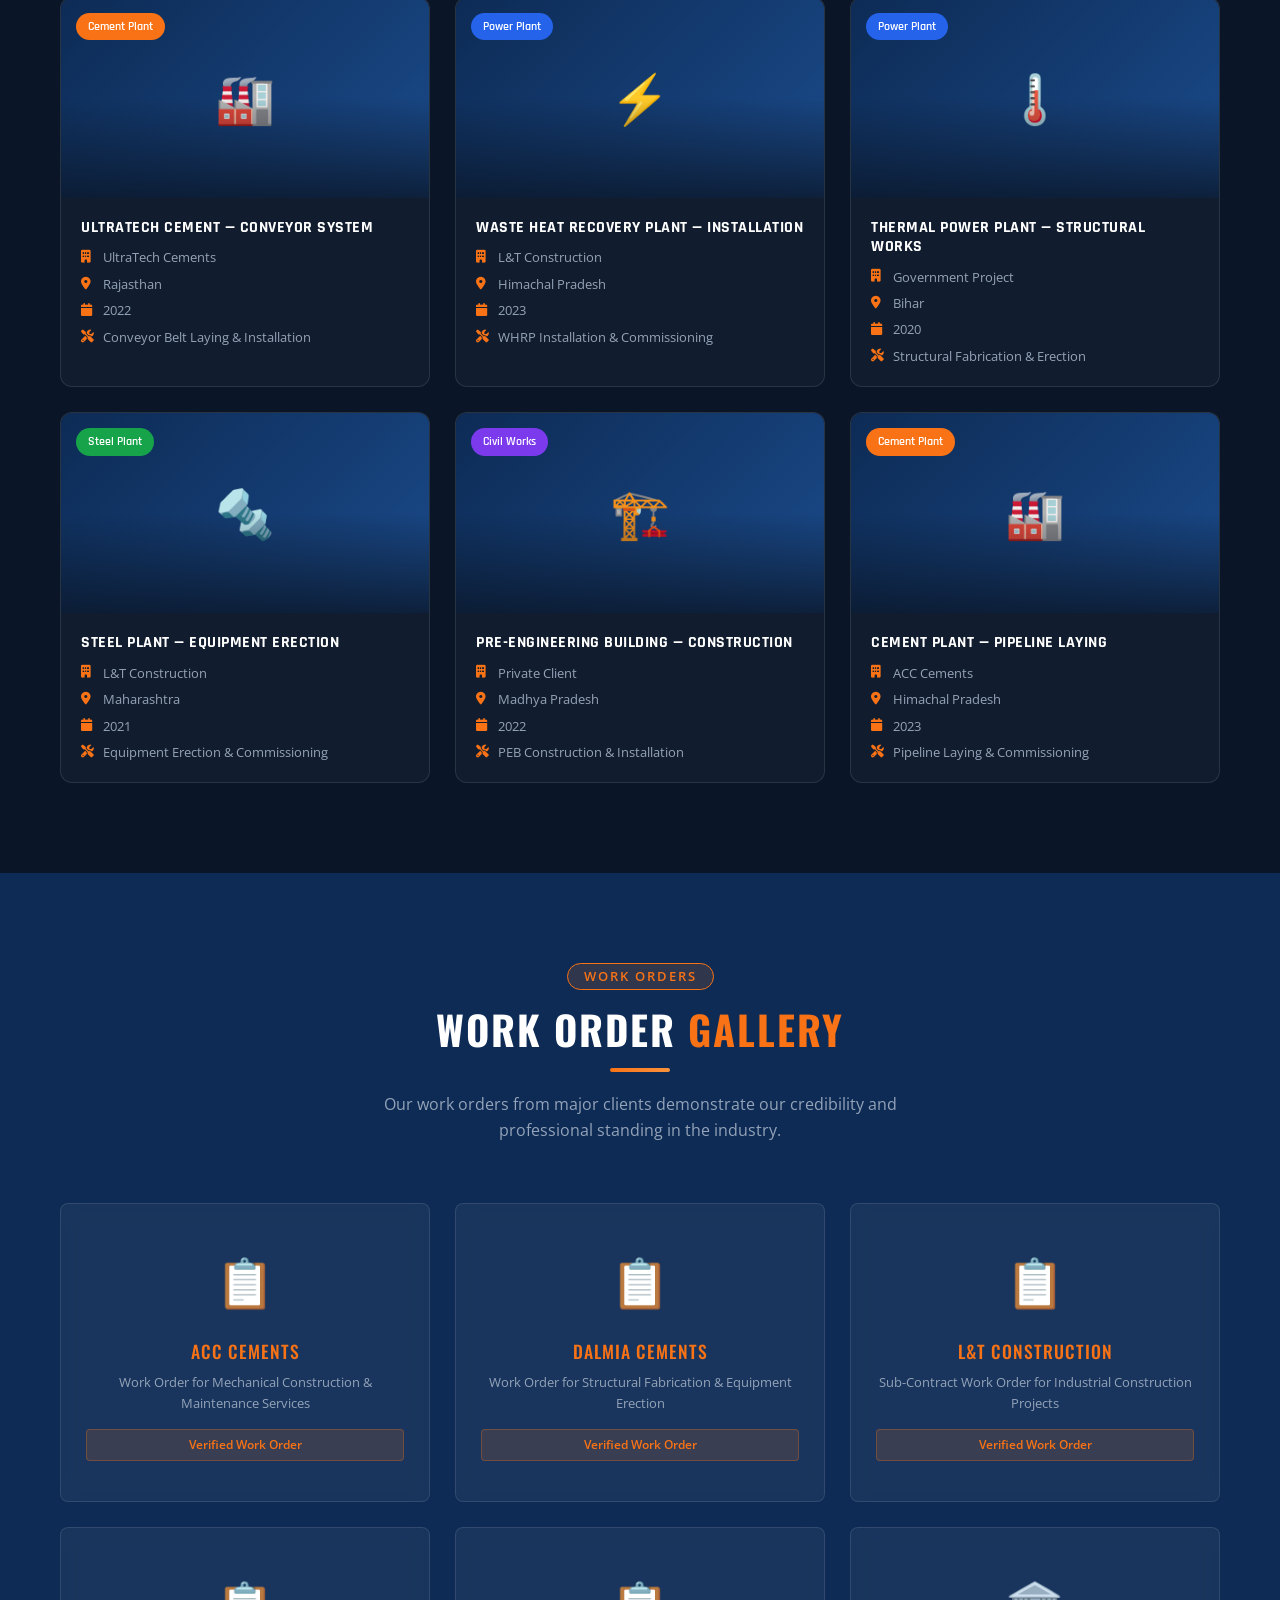
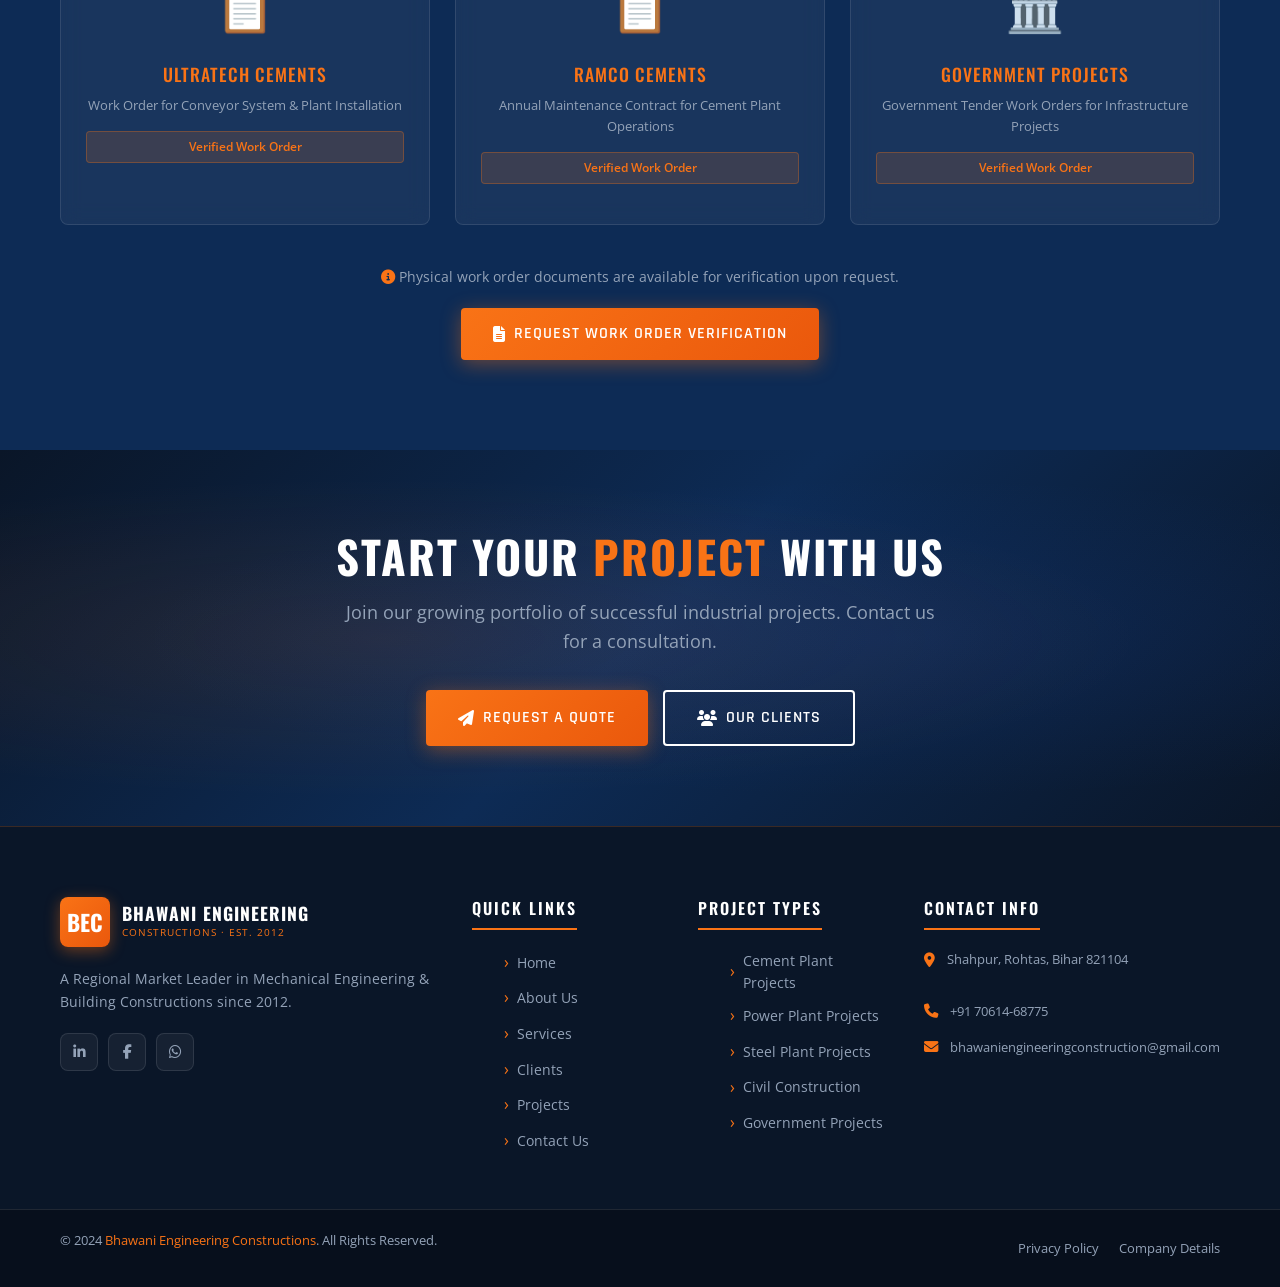
<file: projects.html>
<!DOCTYPE html>
<html lang="en">
<head>
  <meta charset="UTF-8" />
  <meta name="viewport" content="width=device-width, initial-scale=1.0" />
  <meta name="description" content="Projects and Work Orders of Bhawani Engineering Constructions - Cement Plants, Power Plants, Steel Plants across India." />
  <title>Projects | Bhawani Engineering Constructions</title>

  <link rel="stylesheet" href="https://cdnjs.cloudflare.com/ajax/libs/font-awesome/6.5.0/css/all.min.css" />
  <link rel="stylesheet" href="https://cdn.jsdelivr.net/npm/bootstrap@5.3.2/dist/css/bootstrap.min.css" />
  <link rel="stylesheet" href="css/style.css" />
</head>
<body>

  <!-- ============ PRELOADER ============ -->
  <div id="preloader">
    <div class="preloader-logo"><span>BEC</span><br />Bhawani Engineering</div>
    <div class="preloader-bar"><div class="preloader-progress"></div></div>
  </div>

  <!-- ============ HEADER ============ -->
  <header id="header">
    <div class="header-top">
      <div class="container">
        <div class="header-top-info">
          <a href="tel:+917061468775"><i class="fas fa-phone"></i> +91 70614-68775</a>
          <a href="mailto:bhawaniengineeringconstruction@gmail.com"><i class="fas fa-envelope"></i> bhawaniengineeringconstruction@gmail.com</a>
        </div>
        <div class="header-top-social">
          <a href="#" aria-label="LinkedIn"><i class="fab fa-linkedin-in"></i></a>
          <a href="#" aria-label="Facebook"><i class="fab fa-facebook-f"></i></a>
          <a href="https://wa.me/917061468775" aria-label="WhatsApp"><i class="fab fa-whatsapp"></i></a>
        </div>
      </div>
    </div>
    <nav class="navbar">
      <div class="container">
        <a href="index.html" class="logo">
          <div class="logo-icon">BEC</div>
          <div class="logo-text">
            <span class="logo-name">Bhawani Engineering</span>
            <span class="logo-tagline">Constructions · Est. 2012</span>
          </div>
        </a>
        <ul class="nav-menu">
          <li class="nav-item"><a href="index.html" class="nav-link">Home</a></li>
          <li class="nav-item"><a href="about.html" class="nav-link">About Us</a></li>
          <li class="nav-item">
            <a href="services.html" class="nav-link" data-dropdown>Services <i class="fas fa-chevron-down"></i></a>
            <ul class="dropdown-menu">
              <li><a href="services.html#mechanical" class="dropdown-item">Mechanical Construction</a></li>
              <li><a href="services.html#industry" class="dropdown-item">Major Industry Services</a></li>
              <li><a href="services.html#specialized" class="dropdown-item">Specialized Works</a></li>
              <li><a href="services.html#refinery" class="dropdown-item">Refinery & Petro Chemical</a></li>
            </ul>
          </li>
          <li class="nav-item"><a href="clients.html" class="nav-link">Clients</a></li>
          <li class="nav-item"><a href="projects.html" class="nav-link active">Projects</a></li>
          <li class="nav-item"><a href="company-details.html" class="nav-link">Company</a></li>
          <li class="nav-item"><a href="contact.html" class="nav-link">Contact</a></li>
        </ul>
        <div class="nav-cta">
          <a href="contact.html" class="btn btn-primary btn-sm"><i class="fas fa-paper-plane"></i> Get Quote</a>
        </div>
        <button class="hamburger" aria-label="Toggle Menu"><span></span><span></span><span></span></button>
      </div>
    </nav>
  </header>
  <div class="nav-overlay"></div>

  <!-- ============ PAGE HERO ============ -->
  <section class="page-hero">
    <div class="container">
      <div class="page-hero-content animate-on-scroll">
        <div class="badge">Our Projects</div>
        <h1 class="page-hero-title">Project <span class="orange-text">Portfolio</span></h1>
        <p class="page-hero-subtitle">
          A showcase of our completed and ongoing projects across India's major industrial sectors.
        </p>
        <nav class="breadcrumb">
          <a href="index.html">Home</a>
          <i class="fas fa-chevron-right"></i>
          <span>Projects</span>
        </nav>
      </div>
    </div>
  </section>

  <!-- ============ PROJECT STATS ============ -->
  <section class="stats-section">
    <div class="container">
      <div class="stats-grid">
        <div class="stat-item animate-on-scroll">
          <div class="stat-icon">🏗️</div>
          <div class="stat-number" data-count="50" data-suffix="+">0+</div>
          <div class="stat-label">Projects Completed</div>
        </div>
        <div class="stat-item animate-on-scroll animate-delay-1">
          <div class="stat-icon">🗺️</div>
          <div class="stat-number" data-count="10" data-suffix="+">0+</div>
          <div class="stat-label">States Covered</div>
        </div>
        <div class="stat-item animate-on-scroll animate-delay-2">
          <div class="stat-icon">🏭</div>
          <div class="stat-number" data-count="5" data-suffix="+">0+</div>
          <div class="stat-label">Major Clients</div>
        </div>
        <div class="stat-item animate-on-scroll animate-delay-3">
          <div class="stat-icon">📋</div>
          <div class="stat-number" data-count="100" data-suffix="%">0%</div>
          <div class="stat-label">On-Time Delivery</div>
        </div>
      </div>
    </div>
  </section>

  <!-- ============ PROJECTS GRID ============ -->
  <section class="section-padding" style="background: var(--primary-dark);">
    <div class="container">
      <div class="section-header center animate-on-scroll">
        <div class="badge">Work Orders</div>
        <h2 class="section-title">Our <span class="orange-text">Projects</span></h2>
        <div class="divider center"></div>
        <p class="section-subtitle">
          Each project represents our commitment to excellence, safety, and timely delivery.
        </p>
      </div>

      <!-- Filter Buttons -->
      <div style="display:flex; gap:10px; flex-wrap:wrap; justify-content:center; margin-bottom:40px;" class="animate-on-scroll">
        <button class="btn btn-primary filter-btn active" data-filter="all">All Projects</button>
        <button class="btn btn-outline filter-btn" data-filter="cement">Cement Plants</button>
        <button class="btn btn-outline filter-btn" data-filter="power">Power Plants</button>
        <button class="btn btn-outline filter-btn" data-filter="steel">Steel Plants</button>
        <button class="btn btn-outline filter-btn" data-filter="civil">Civil Works</button>
      </div>

      <div class="projects-grid" id="projectsGrid">
        <!-- Project 1 -->
        <div class="project-card animate-on-scroll" data-category="cement">
          <div class="project-card-image">
            🏭
            <div style="position:absolute;top:15px;left:15px;z-index:1;background:var(--orange);padding:4px 12px;border-radius:20px;font-size:0.75rem;font-weight:600;font-family:var(--font-accent);">Cement Plant</div>
          </div>
          <div class="project-card-body">
            <h3 class="project-card-title">ACC Cement Plant — Mechanical Works</h3>
            <div class="project-meta">
              <div class="project-meta-item"><i class="fas fa-building"></i> ACC Cements</div>
              <div class="project-meta-item"><i class="fas fa-map-marker-alt"></i> Bihar</div>
              <div class="project-meta-item"><i class="fas fa-calendar"></i> 2022</div>
              <div class="project-meta-item"><i class="fas fa-tools"></i> Plant Installation & Maintenance</div>
            </div>
          </div>
        </div>

        <!-- Project 2 -->
        <div class="project-card animate-on-scroll animate-delay-1" data-category="cement">
          <div class="project-card-image">
            🏗️
            <div style="position:absolute;top:15px;left:15px;z-index:1;background:var(--orange);padding:4px 12px;border-radius:20px;font-size:0.75rem;font-weight:600;font-family:var(--font-accent);">Cement Plant</div>
          </div>
          <div class="project-card-body">
            <h3 class="project-card-title">Dalmia Cement — Structural Fabrication</h3>
            <div class="project-meta">
              <div class="project-meta-item"><i class="fas fa-building"></i> Dalmia Cements</div>
              <div class="project-meta-item"><i class="fas fa-map-marker-alt"></i> Karnataka</div>
              <div class="project-meta-item"><i class="fas fa-calendar"></i> 2021</div>
              <div class="project-meta-item"><i class="fas fa-tools"></i> Structural Works & Equipment Erection</div>
            </div>
          </div>
        </div>

        <!-- Project 3 -->
        <div class="project-card animate-on-scroll animate-delay-2" data-category="cement">
          <div class="project-card-image">
            ⚙️
            <div style="position:absolute;top:15px;left:15px;z-index:1;background:var(--orange);padding:4px 12px;border-radius:20px;font-size:0.75rem;font-weight:600;font-family:var(--font-accent);">Cement Plant</div>
          </div>
          <div class="project-card-body">
            <h3 class="project-card-title">Ramco Cement — Plant Maintenance</h3>
            <div class="project-meta">
              <div class="project-meta-item"><i class="fas fa-building"></i> Ramco Cements</div>
              <div class="project-meta-item"><i class="fas fa-map-marker-alt"></i> Andhra Pradesh</div>
              <div class="project-meta-item"><i class="fas fa-calendar"></i> 2023</div>
              <div class="project-meta-item"><i class="fas fa-tools"></i> Annual Maintenance Contract</div>
            </div>
          </div>
        </div>

        <!-- Project 4 -->
        <div class="project-card animate-on-scroll" data-category="cement">
          <div class="project-card-image">
            🏭
            <div style="position:absolute;top:15px;left:15px;z-index:1;background:var(--orange);padding:4px 12px;border-radius:20px;font-size:0.75rem;font-weight:600;font-family:var(--font-accent);">Cement Plant</div>
          </div>
          <div class="project-card-body">
            <h3 class="project-card-title">UltraTech Cement — Conveyor System</h3>
            <div class="project-meta">
              <div class="project-meta-item"><i class="fas fa-building"></i> UltraTech Cements</div>
              <div class="project-meta-item"><i class="fas fa-map-marker-alt"></i> Rajasthan</div>
              <div class="project-meta-item"><i class="fas fa-calendar"></i> 2022</div>
              <div class="project-meta-item"><i class="fas fa-tools"></i> Conveyor Belt Laying & Installation</div>
            </div>
          </div>
        </div>

        <!-- Project 5 -->
        <div class="project-card animate-on-scroll animate-delay-1" data-category="power">
          <div class="project-card-image">
            ⚡
            <div style="position:absolute;top:15px;left:15px;z-index:1;background:var(--light-blue);padding:4px 12px;border-radius:20px;font-size:0.75rem;font-weight:600;font-family:var(--font-accent);">Power Plant</div>
          </div>
          <div class="project-card-body">
            <h3 class="project-card-title">Waste Heat Recovery Plant — Installation</h3>
            <div class="project-meta">
              <div class="project-meta-item"><i class="fas fa-building"></i> L&T Construction</div>
              <div class="project-meta-item"><i class="fas fa-map-marker-alt"></i> Himachal Pradesh</div>
              <div class="project-meta-item"><i class="fas fa-calendar"></i> 2023</div>
              <div class="project-meta-item"><i class="fas fa-tools"></i> WHRP Installation & Commissioning</div>
            </div>
          </div>
        </div>

        <!-- Project 6 -->
        <div class="project-card animate-on-scroll animate-delay-2" data-category="power">
          <div class="project-card-image">
            🌡️
            <div style="position:absolute;top:15px;left:15px;z-index:1;background:var(--light-blue);padding:4px 12px;border-radius:20px;font-size:0.75rem;font-weight:600;font-family:var(--font-accent);">Power Plant</div>
          </div>
          <div class="project-card-body">
            <h3 class="project-card-title">Thermal Power Plant — Structural Works</h3>
            <div class="project-meta">
              <div class="project-meta-item"><i class="fas fa-building"></i> Government Project</div>
              <div class="project-meta-item"><i class="fas fa-map-marker-alt"></i> Bihar</div>
              <div class="project-meta-item"><i class="fas fa-calendar"></i> 2020</div>
              <div class="project-meta-item"><i class="fas fa-tools"></i> Structural Fabrication & Erection</div>
            </div>
          </div>
        </div>

        <!-- Project 7 -->
        <div class="project-card animate-on-scroll" data-category="steel">
          <div class="project-card-image">
            🔩
            <div style="position:absolute;top:15px;left:15px;z-index:1;background:#16a34a;padding:4px 12px;border-radius:20px;font-size:0.75rem;font-weight:600;font-family:var(--font-accent);">Steel Plant</div>
          </div>
          <div class="project-card-body">
            <h3 class="project-card-title">Steel Plant — Equipment Erection</h3>
            <div class="project-meta">
              <div class="project-meta-item"><i class="fas fa-building"></i> L&T Construction</div>
              <div class="project-meta-item"><i class="fas fa-map-marker-alt"></i> Maharashtra</div>
              <div class="project-meta-item"><i class="fas fa-calendar"></i> 2021</div>
              <div class="project-meta-item"><i class="fas fa-tools"></i> Equipment Erection & Commissioning</div>
            </div>
          </div>
        </div>

        <!-- Project 8 -->
        <div class="project-card animate-on-scroll animate-delay-1" data-category="civil">
          <div class="project-card-image">
            🏗️
            <div style="position:absolute;top:15px;left:15px;z-index:1;background:#7c3aed;padding:4px 12px;border-radius:20px;font-size:0.75rem;font-weight:600;font-family:var(--font-accent);">Civil Works</div>
          </div>
          <div class="project-card-body">
            <h3 class="project-card-title">Pre-Engineering Building — Construction</h3>
            <div class="project-meta">
              <div class="project-meta-item"><i class="fas fa-building"></i> Private Client</div>
              <div class="project-meta-item"><i class="fas fa-map-marker-alt"></i> Madhya Pradesh</div>
              <div class="project-meta-item"><i class="fas fa-calendar"></i> 2022</div>
              <div class="project-meta-item"><i class="fas fa-tools"></i> PEB Construction & Installation</div>
            </div>
          </div>
        </div>

        <!-- Project 9 -->
        <div class="project-card animate-on-scroll animate-delay-2" data-category="cement">
          <div class="project-card-image">
            🏭
            <div style="position:absolute;top:15px;left:15px;z-index:1;background:var(--orange);padding:4px 12px;border-radius:20px;font-size:0.75rem;font-weight:600;font-family:var(--font-accent);">Cement Plant</div>
          </div>
          <div class="project-card-body">
            <h3 class="project-card-title">Cement Plant — Pipeline Laying</h3>
            <div class="project-meta">
              <div class="project-meta-item"><i class="fas fa-building"></i> ACC Cements</div>
              <div class="project-meta-item"><i class="fas fa-map-marker-alt"></i> Himachal Pradesh</div>
              <div class="project-meta-item"><i class="fas fa-calendar"></i> 2023</div>
              <div class="project-meta-item"><i class="fas fa-tools"></i> Pipeline Laying & Commissioning</div>
            </div>
          </div>
        </div>
      </div>
    </div>
  </section>

  <!-- ============ WORK ORDER SECTION ============ -->
  <section class="section-padding" style="background: var(--primary-blue);">
    <div class="container">
      <div class="section-header center animate-on-scroll">
        <div class="badge">Work Orders</div>
        <h2 class="section-title">Work Order <span class="orange-text">Gallery</span></h2>
        <div class="divider center"></div>
        <p class="section-subtitle">
          Our work orders from major clients demonstrate our credibility and professional standing in the industry.
        </p>
      </div>

      <div style="display: grid; grid-template-columns: repeat(3, 1fr); gap: 25px;">
        <div class="card animate-on-scroll" style="text-align:center; padding:40px 25px;">
          <div style="font-size:3rem; margin-bottom:20px;">📋</div>
          <h4 style="font-family:var(--font-heading);font-size:1.1rem;color:var(--orange);text-transform:uppercase;letter-spacing:1px;margin-bottom:10px;">ACC Cements</h4>
          <p style="font-size:0.82rem;color:var(--gray);margin-bottom:15px;">Work Order for Mechanical Construction & Maintenance Services</p>
          <span class="cert-badge">Verified Work Order</span>
        </div>
        <div class="card animate-on-scroll animate-delay-1" style="text-align:center; padding:40px 25px;">
          <div style="font-size:3rem; margin-bottom:20px;">📋</div>
          <h4 style="font-family:var(--font-heading);font-size:1.1rem;color:var(--orange);text-transform:uppercase;letter-spacing:1px;margin-bottom:10px;">Dalmia Cements</h4>
          <p style="font-size:0.82rem;color:var(--gray);margin-bottom:15px;">Work Order for Structural Fabrication & Equipment Erection</p>
          <span class="cert-badge">Verified Work Order</span>
        </div>
        <div class="card animate-on-scroll animate-delay-2" style="text-align:center; padding:40px 25px;">
          <div style="font-size:3rem; margin-bottom:20px;">📋</div>
          <h4 style="font-family:var(--font-heading);font-size:1.1rem;color:var(--orange);text-transform:uppercase;letter-spacing:1px;margin-bottom:10px;">L&T Construction</h4>
          <p style="font-size:0.82rem;color:var(--gray);margin-bottom:15px;">Sub-Contract Work Order for Industrial Construction Projects</p>
          <span class="cert-badge">Verified Work Order</span>
        </div>
        <div class="card animate-on-scroll animate-delay-3" style="text-align:center; padding:40px 25px;">
          <div style="font-size:3rem; margin-bottom:20px;">📋</div>
          <h4 style="font-family:var(--font-heading);font-size:1.1rem;color:var(--orange);text-transform:uppercase;letter-spacing:1px;margin-bottom:10px;">UltraTech Cements</h4>
          <p style="font-size:0.82rem;color:var(--gray);margin-bottom:15px;">Work Order for Conveyor System & Plant Installation</p>
          <span class="cert-badge">Verified Work Order</span>
        </div>
        <div class="card animate-on-scroll animate-delay-1" style="text-align:center; padding:40px 25px;">
          <div style="font-size:3rem; margin-bottom:20px;">📋</div>
          <h4 style="font-family:var(--font-heading);font-size:1.1rem;color:var(--orange);text-transform:uppercase;letter-spacing:1px;margin-bottom:10px;">Ramco Cements</h4>
          <p style="font-size:0.82rem;color:var(--gray);margin-bottom:15px;">Annual Maintenance Contract for Cement Plant Operations</p>
          <span class="cert-badge">Verified Work Order</span>
        </div>
        <div class="card animate-on-scroll animate-delay-2" style="text-align:center; padding:40px 25px;">
          <div style="font-size:3rem; margin-bottom:20px;">🏛️</div>
          <h4 style="font-family:var(--font-heading);font-size:1.1rem;color:var(--orange);text-transform:uppercase;letter-spacing:1px;margin-bottom:10px;">Government Projects</h4>
          <p style="font-size:0.82rem;color:var(--gray);margin-bottom:15px;">Government Tender Work Orders for Infrastructure Projects</p>
          <span class="cert-badge">Verified Work Order</span>
        </div>
      </div>

      <div style="text-align:center; margin-top:40px;" class="animate-on-scroll">
        <p style="color:var(--gray); font-size:0.9rem; margin-bottom:20px;">
          <i class="fas fa-info-circle" style="color:var(--orange);"></i>
          Physical work order documents are available for verification upon request.
        </p>
        <a href="contact.html" class="btn btn-primary">
          <i class="fas fa-file-alt"></i> Request Work Order Verification
        </a>
      </div>
    </div>
  </section>

  <!-- ============ CTA ============ -->
  <section class="cta-section">
    <div class="container">
      <div class="cta-content animate-on-scroll">
        <h2 class="cta-title">Start Your <span class="orange-text">Project</span> With Us</h2>
        <p class="cta-subtitle">Join our growing portfolio of successful industrial projects. Contact us for a consultation.</p>
        <div class="cta-buttons">
          <a href="contact.html" class="btn btn-primary"><i class="fas fa-paper-plane"></i> Request a Quote</a>
          <a href="clients.html" class="btn btn-outline"><i class="fas fa-users"></i> Our Clients</a>
        </div>
      </div>
    </div>
  </section>

  <!-- ============ FOOTER ============ -->
  <footer>
    <div class="footer-main">
      <div class="container">
        <div class="footer-grid">
          <div class="footer-brand">
            <a href="index.html" class="logo">
              <div class="logo-icon">BEC</div>
              <div class="logo-text">
                <span class="logo-name">Bhawani Engineering</span>
                <span class="logo-tagline">Constructions · Est. 2012</span>
              </div>
            </a>
            <p class="footer-desc">A Regional Market Leader in Mechanical Engineering & Building Constructions since 2012.</p>
            <div class="footer-social">
              <a href="#" class="social-link"><i class="fab fa-linkedin-in"></i></a>
              <a href="#" class="social-link"><i class="fab fa-facebook-f"></i></a>
              <a href="https://wa.me/917061468775" class="social-link"><i class="fab fa-whatsapp"></i></a>
            </div>
          </div>
          <div>
            <h4 class="footer-heading">Quick Links</h4>
            <ul class="footer-links">
              <li><a href="index.html">Home</a></li>
              <li><a href="about.html">About Us</a></li>
              <li><a href="services.html">Services</a></li>
              <li><a href="clients.html">Clients</a></li>
              <li><a href="projects.html">Projects</a></li>
              <li><a href="contact.html">Contact Us</a></li>
            </ul>
          </div>
          <div>
            <h4 class="footer-heading">Project Types</h4>
            <ul class="footer-links">
              <li><a href="#">Cement Plant Projects</a></li>
              <li><a href="#">Power Plant Projects</a></li>
              <li><a href="#">Steel Plant Projects</a></li>
              <li><a href="#">Civil Construction</a></li>
              <li><a href="#">Government Projects</a></li>
            </ul>
          </div>
          <div>
            <h4 class="footer-heading">Contact Info</h4>
            <div class="footer-contact-item">
              <i class="fas fa-map-marker-alt"></i>
              <p>Shahpur, Rohtas, Bihar 821104</p>
            </div>
            <div class="footer-contact-item">
              <i class="fas fa-phone"></i>
              <a href="tel:+917061468775">+91 70614-68775</a>
            </div>
            <div class="footer-contact-item">
              <i class="fas fa-envelope"></i>
              <a href="mailto:bhawaniengineeringconstruction@gmail.com">bhawaniengineeringconstruction@gmail.com</a>
            </div>
          </div>
        </div>
      </div>
    </div>
    <div class="footer-bottom">
      <div class="container">
        <p class="footer-copyright">&copy; 2024 <span>Bhawani Engineering Constructions</span>. All Rights Reserved.</p>
        <div class="footer-bottom-links">
          <a href="#">Privacy Policy</a>
          <a href="company-details.html">Company Details</a>
        </div>
      </div>
    </div>
  </footer>

  <a href="https://wa.me/917061468775" class="whatsapp-float" target="_blank" aria-label="WhatsApp">
    <i class="fab fa-whatsapp"></i>
  </a>
  <button class="back-to-top" aria-label="Back to Top"><i class="fas fa-chevron-up"></i></button>

  <script src="https://cdn.jsdelivr.net/npm/bootstrap@5.3.2/dist/js/bootstrap.bundle.min.js"></script>
  <script src="js/main.js"></script>
  <script>
    // Project Filter
    document.querySelectorAll('.filter-btn').forEach(function(btn) {
      btn.addEventListener('click', function() {
        document.querySelectorAll('.filter-btn').forEach(b => {
          b.classList.remove('active');
          b.classList.add('btn-outline');
          b.classList.remove('btn-primary');
        });
        this.classList.add('active', 'btn-primary');
        this.classList.remove('btn-outline');

        const filter = this.getAttribute('data-filter');
        document.querySelectorAll('.project-card').forEach(function(card) {
          if (filter === 'all' || card.getAttribute('data-category') === filter) {
            card.style.display = '';
          } else {
            card.style.display = 'none';
          }
        });
      });
    });
  </script>
</body>
</html>
</file>
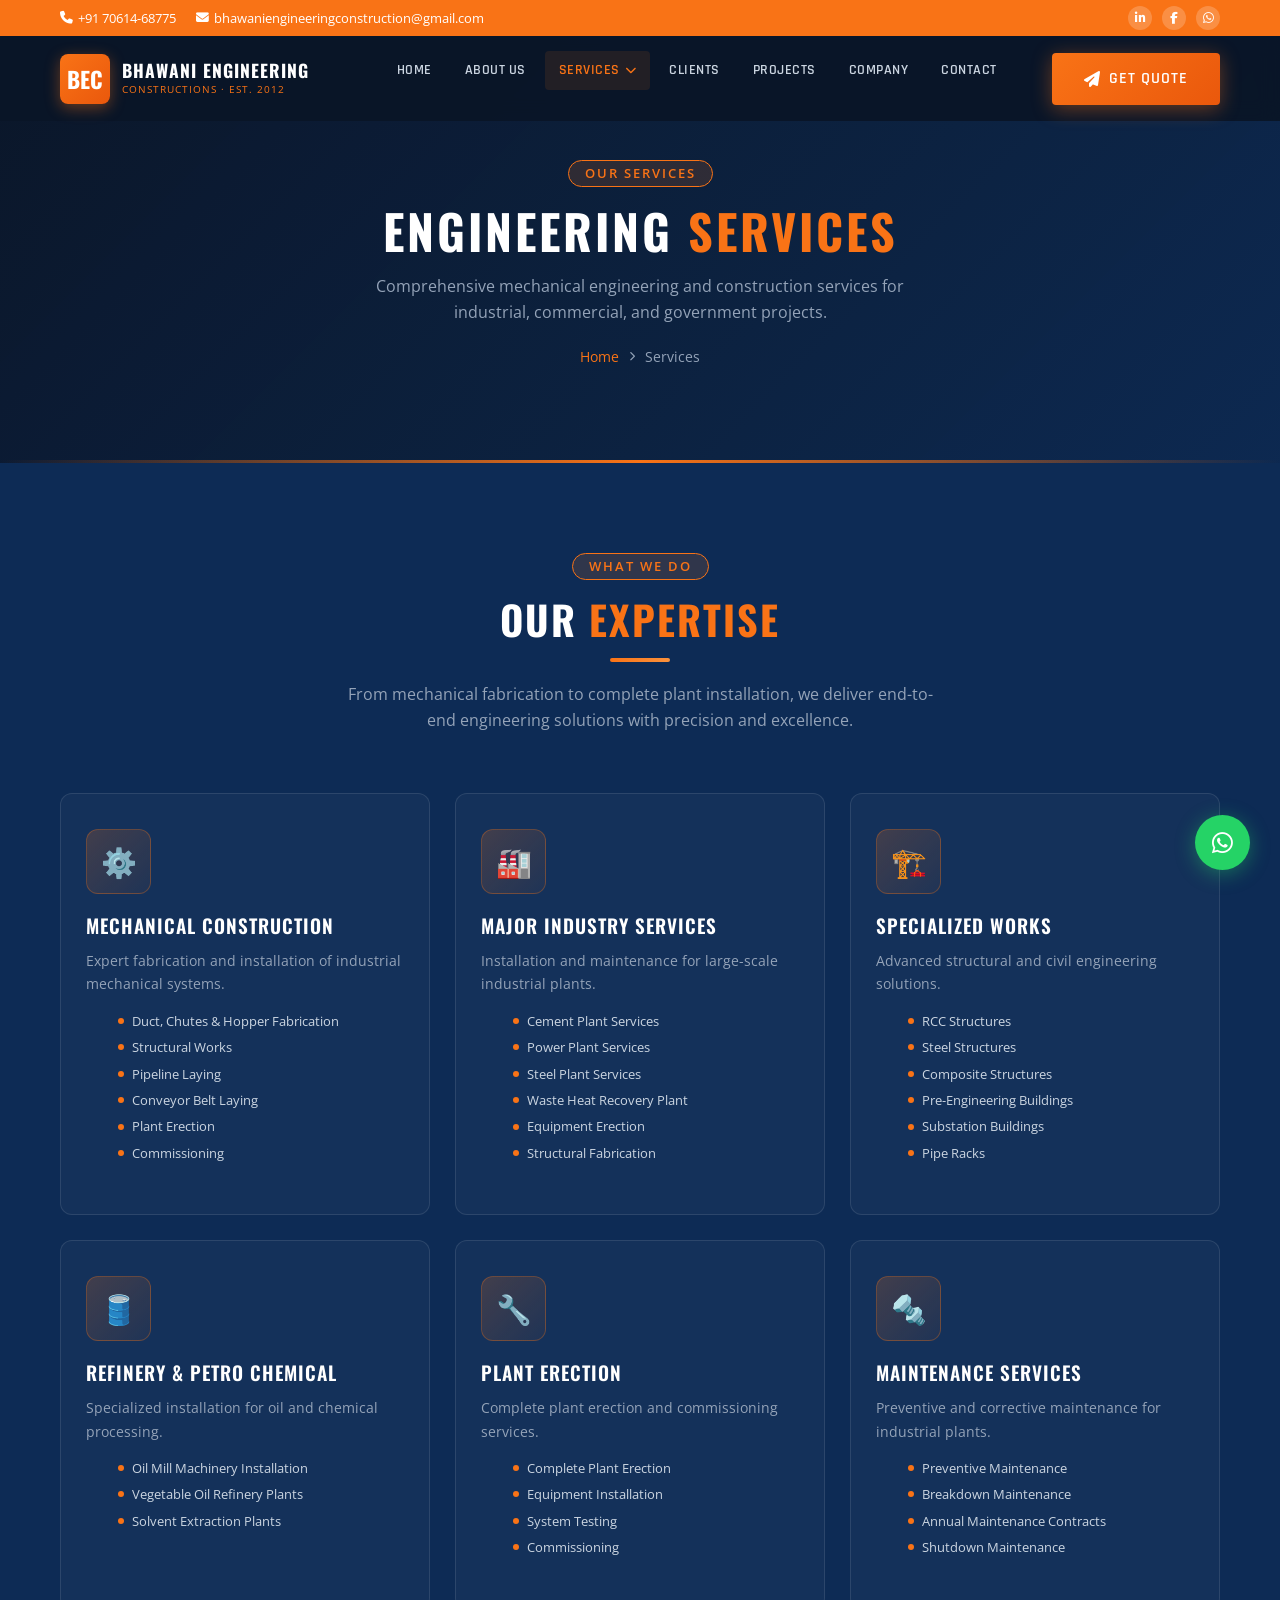
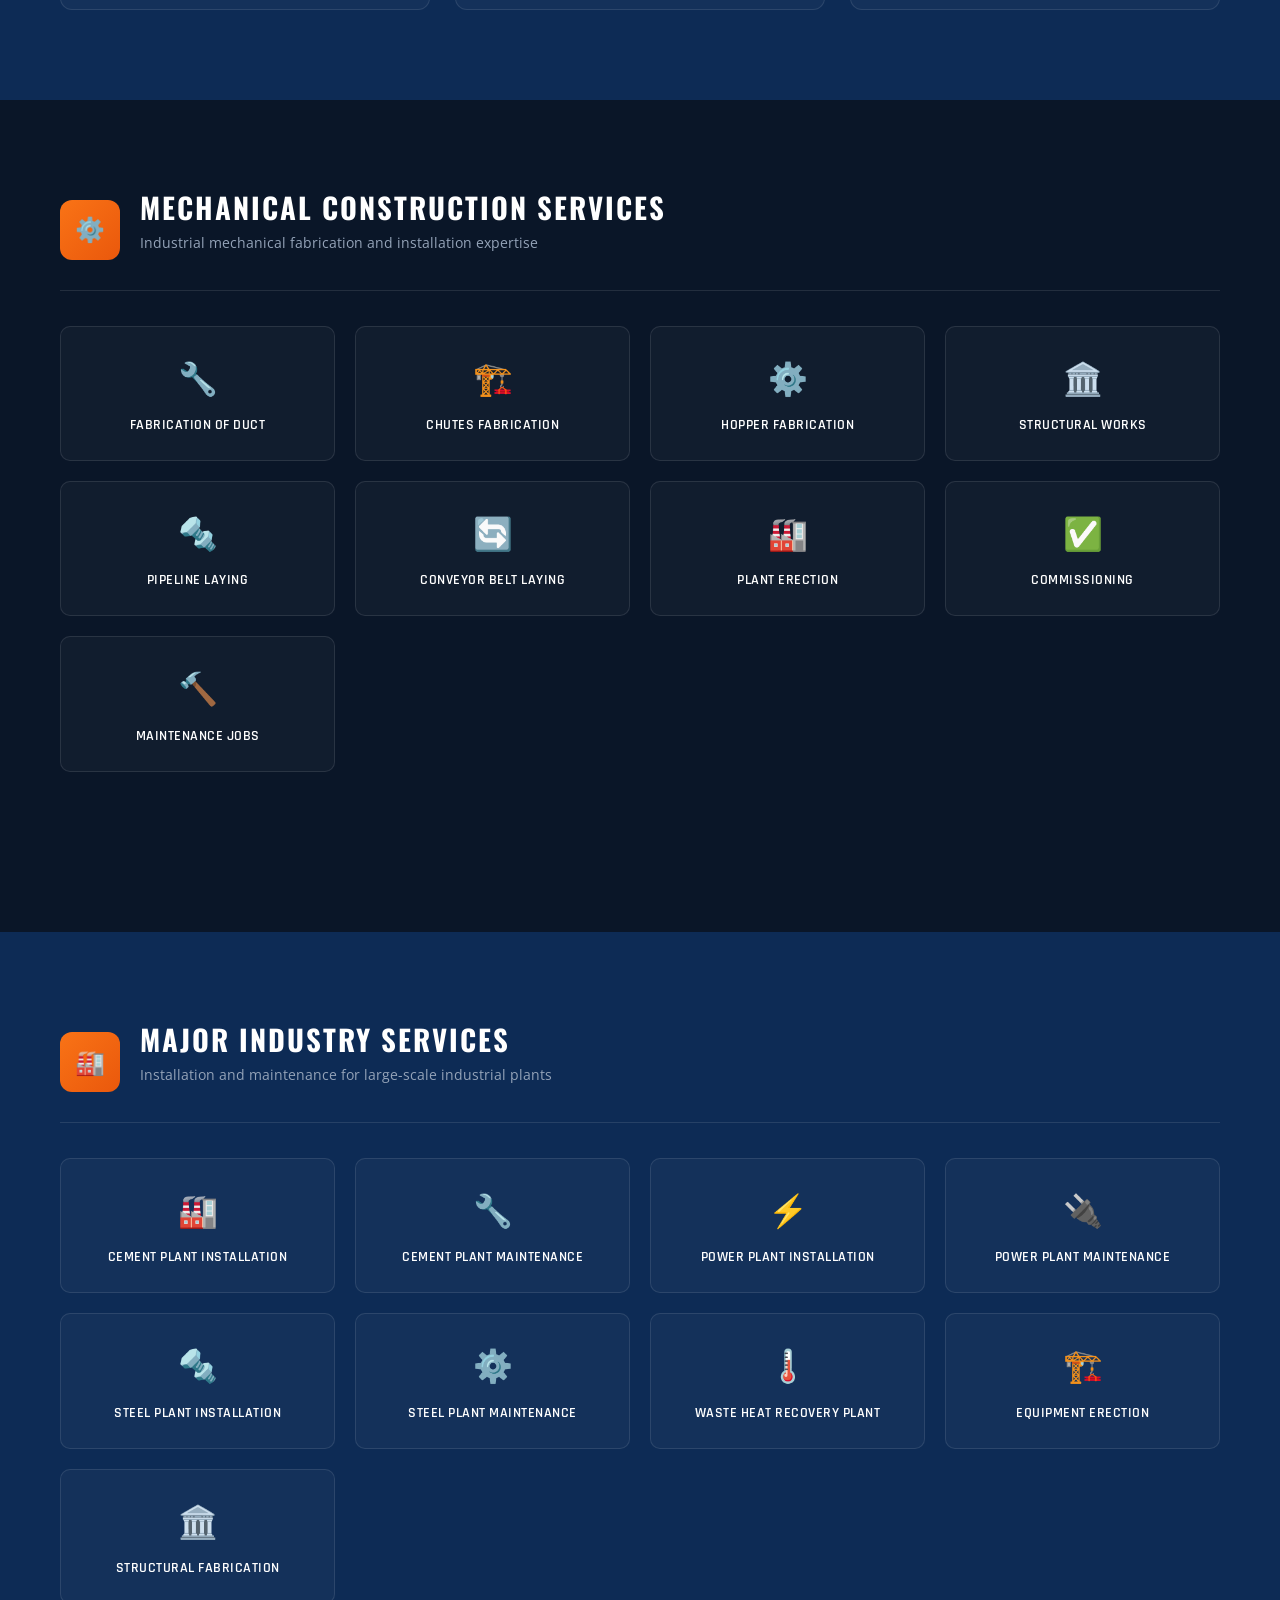
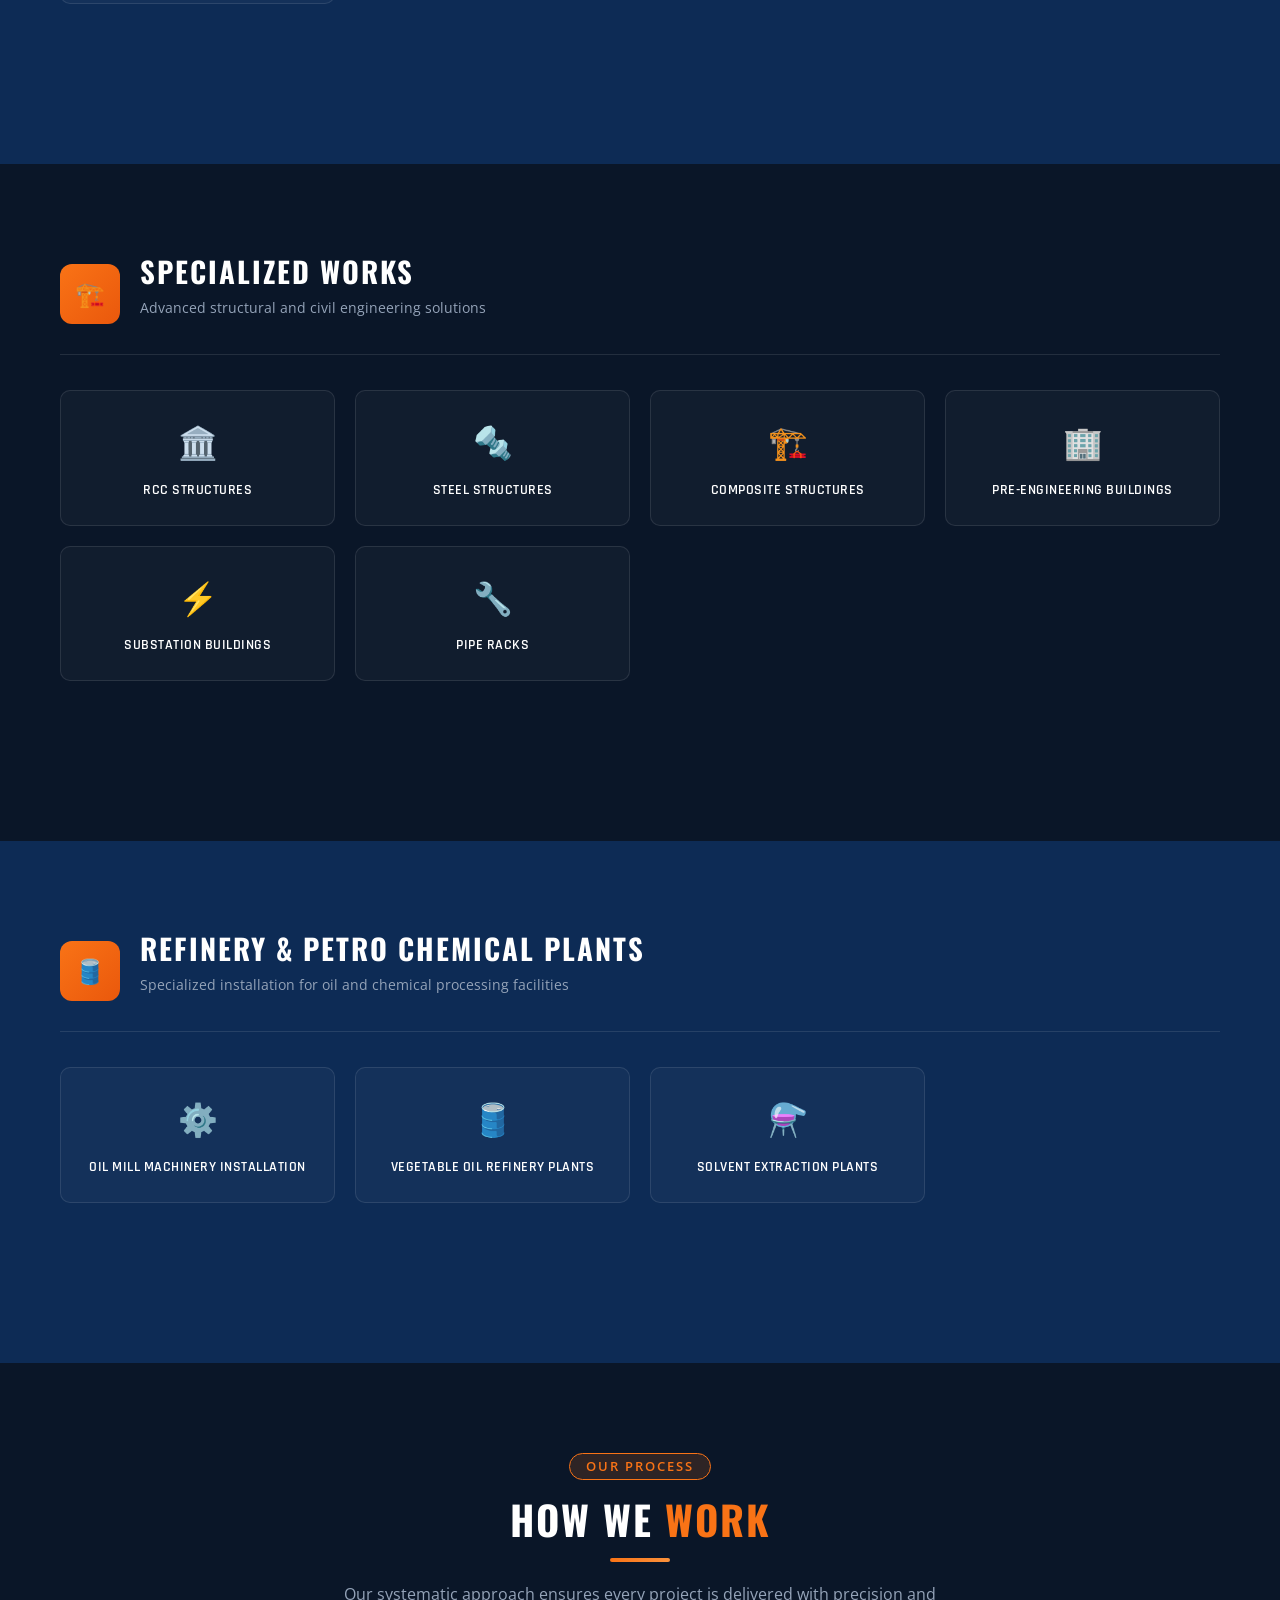
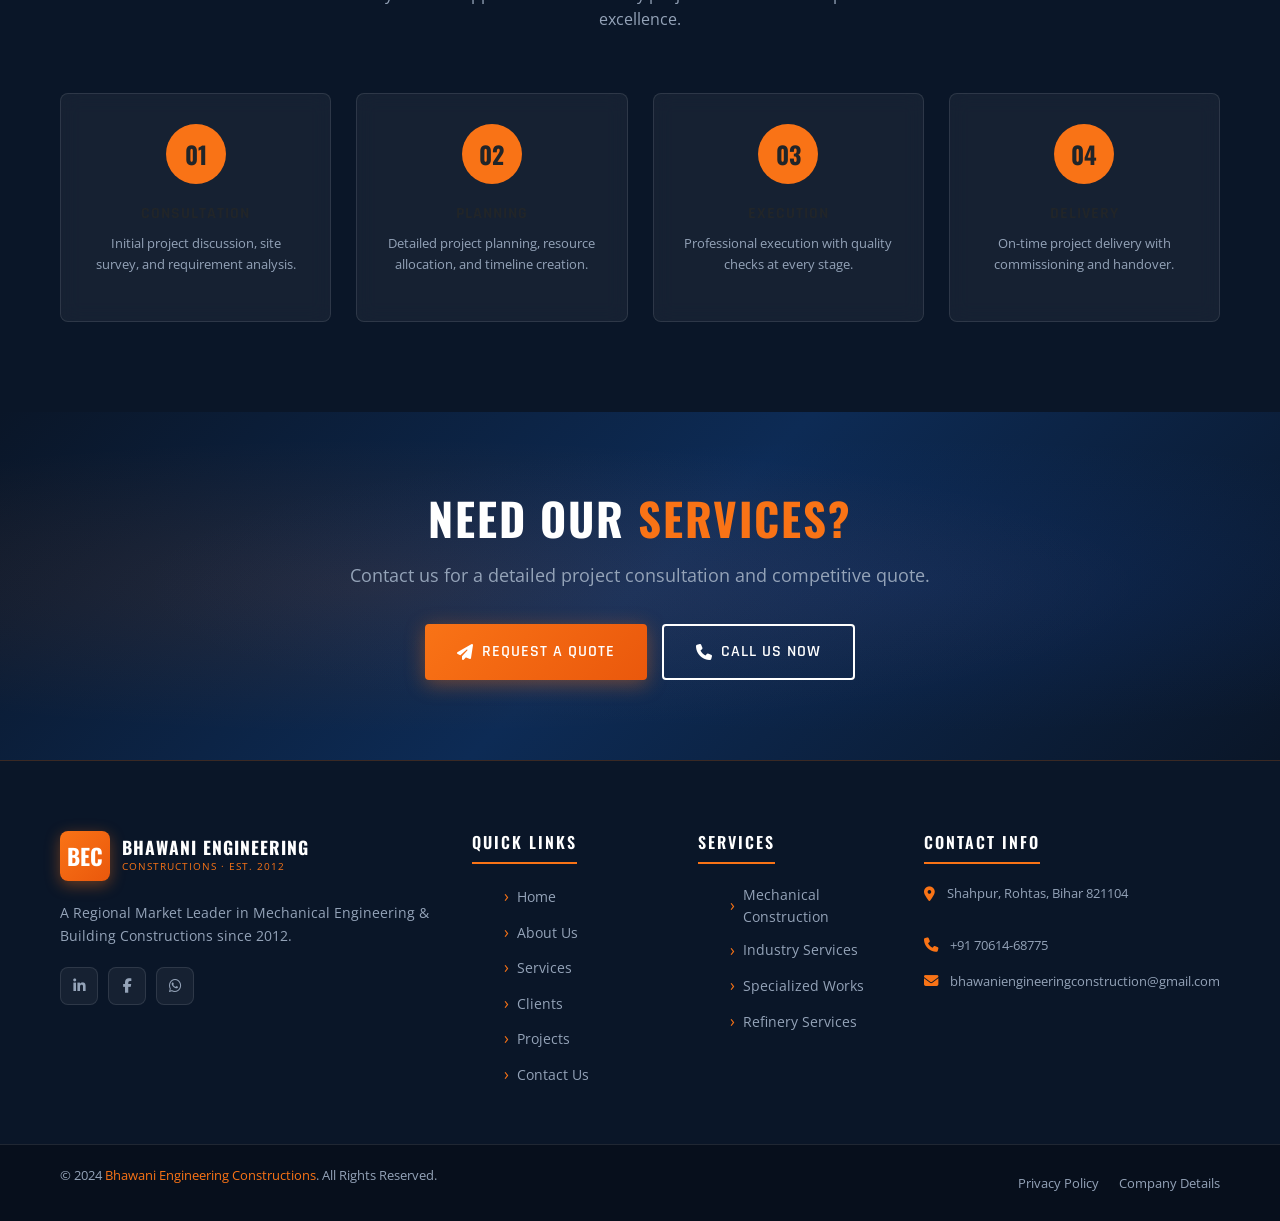
<file: services.html>
<!DOCTYPE html>
<html lang="en">
<head>
  <meta charset="UTF-8" />
  <meta name="viewport" content="width=device-width, initial-scale=1.0" />
  <meta name="description" content="Services offered by Bhawani Engineering Constructions - Mechanical Construction, Cement Plant, Power Plant, Steel Plant, Specialized Works, Refinery Services." />
  <title>Services | Bhawani Engineering Constructions</title>

  <link rel="stylesheet" href="https://cdnjs.cloudflare.com/ajax/libs/font-awesome/6.5.0/css/all.min.css" />
  <link rel="stylesheet" href="https://cdn.jsdelivr.net/npm/bootstrap@5.3.2/dist/css/bootstrap.min.css" />
  <link rel="stylesheet" href="css/style.css" />
</head>
<body>

  <!-- ============ PRELOADER ============ -->
  <div id="preloader">
    <div class="preloader-logo"><span>BEC</span><br />Bhawani Engineering</div>
    <div class="preloader-bar"><div class="preloader-progress"></div></div>
  </div>

  <!-- ============ HEADER ============ -->
  <header id="header">
    <div class="header-top">
      <div class="container">
        <div class="header-top-info">
          <a href="tel:+917061468775"><i class="fas fa-phone"></i> +91 70614-68775</a>
          <a href="mailto:bhawaniengineeringconstruction@gmail.com"><i class="fas fa-envelope"></i> bhawaniengineeringconstruction@gmail.com</a>
        </div>
        <div class="header-top-social">
          <a href="#" aria-label="LinkedIn"><i class="fab fa-linkedin-in"></i></a>
          <a href="#" aria-label="Facebook"><i class="fab fa-facebook-f"></i></a>
          <a href="https://wa.me/917061468775" aria-label="WhatsApp"><i class="fab fa-whatsapp"></i></a>
        </div>
      </div>
    </div>
    <nav class="navbar">
      <div class="container">
        <a href="index.html" class="logo">
          <div class="logo-icon">BEC</div>
          <div class="logo-text">
            <span class="logo-name">Bhawani Engineering</span>
            <span class="logo-tagline">Constructions · Est. 2012</span>
          </div>
        </a>
        <ul class="nav-menu">
          <li class="nav-item"><a href="index.html" class="nav-link">Home</a></li>
          <li class="nav-item"><a href="about.html" class="nav-link">About Us</a></li>
          <li class="nav-item">
            <a href="services.html" class="nav-link active" data-dropdown>Services <i class="fas fa-chevron-down"></i></a>
            <ul class="dropdown-menu">
              <li><a href="#mechanical" class="dropdown-item">Mechanical Construction</a></li>
              <li><a href="#industry" class="dropdown-item">Major Industry Services</a></li>
              <li><a href="#specialized" class="dropdown-item">Specialized Works</a></li>
              <li><a href="#refinery" class="dropdown-item">Refinery & Petro Chemical</a></li>
            </ul>
          </li>
          <li class="nav-item"><a href="clients.html" class="nav-link">Clients</a></li>
          <li class="nav-item"><a href="projects.html" class="nav-link">Projects</a></li>
          <li class="nav-item"><a href="company-details.html" class="nav-link">Company</a></li>
          <li class="nav-item"><a href="contact.html" class="nav-link">Contact</a></li>
        </ul>
        <div class="nav-cta">
          <a href="contact.html" class="btn btn-primary btn-sm"><i class="fas fa-paper-plane"></i> Get Quote</a>
        </div>
        <button class="hamburger" aria-label="Toggle Menu"><span></span><span></span><span></span></button>
      </div>
    </nav>
  </header>
  <div class="nav-overlay"></div>

  <!-- ============ PAGE HERO ============ -->
  <section class="page-hero">
    <div class="container">
      <div class="page-hero-content animate-on-scroll">
        <div class="badge">Our Services</div>
        <h1 class="page-hero-title">Engineering <span class="orange-text">Services</span></h1>
        <p class="page-hero-subtitle">
          Comprehensive mechanical engineering and construction services for industrial, commercial, and government projects.
        </p>
        <nav class="breadcrumb">
          <a href="index.html">Home</a>
          <i class="fas fa-chevron-right"></i>
          <span>Services</span>
        </nav>
      </div>
    </div>
  </section>

  <!-- ============ SERVICE OVERVIEW ============ -->
  <section class="section-padding" style="background: var(--primary-blue);">
    <div class="container">
      <div class="section-header center animate-on-scroll">
        <div class="badge">What We Do</div>
        <h2 class="section-title">Our <span class="orange-text">Expertise</span></h2>
        <div class="divider center"></div>
        <p class="section-subtitle">
          From mechanical fabrication to complete plant installation, we deliver end-to-end engineering solutions with precision and excellence.
        </p>
      </div>

      <div class="services-grid">
        <div class="service-card animate-on-scroll">
          <div class="service-icon">⚙️</div>
          <h3 class="service-title">Mechanical Construction</h3>
          <p class="service-desc">Expert fabrication and installation of industrial mechanical systems.</p>
          <ul class="service-list">
            <li>Duct, Chutes & Hopper Fabrication</li>
            <li>Structural Works</li>
            <li>Pipeline Laying</li>
            <li>Conveyor Belt Laying</li>
            <li>Plant Erection</li>
            <li>Commissioning</li>
          </ul>
        </div>
        <div class="service-card animate-on-scroll animate-delay-1">
          <div class="service-icon">🏭</div>
          <h3 class="service-title">Major Industry Services</h3>
          <p class="service-desc">Installation and maintenance for large-scale industrial plants.</p>
          <ul class="service-list">
            <li>Cement Plant Services</li>
            <li>Power Plant Services</li>
            <li>Steel Plant Services</li>
            <li>Waste Heat Recovery Plant</li>
            <li>Equipment Erection</li>
            <li>Structural Fabrication</li>
          </ul>
        </div>
        <div class="service-card animate-on-scroll animate-delay-2">
          <div class="service-icon">🏗️</div>
          <h3 class="service-title">Specialized Works</h3>
          <p class="service-desc">Advanced structural and civil engineering solutions.</p>
          <ul class="service-list">
            <li>RCC Structures</li>
            <li>Steel Structures</li>
            <li>Composite Structures</li>
            <li>Pre-Engineering Buildings</li>
            <li>Substation Buildings</li>
            <li>Pipe Racks</li>
          </ul>
        </div>
        <div class="service-card animate-on-scroll animate-delay-3">
          <div class="service-icon">🛢️</div>
          <h3 class="service-title">Refinery & Petro Chemical</h3>
          <p class="service-desc">Specialized installation for oil and chemical processing.</p>
          <ul class="service-list">
            <li>Oil Mill Machinery Installation</li>
            <li>Vegetable Oil Refinery Plants</li>
            <li>Solvent Extraction Plants</li>
          </ul>
        </div>
        <div class="service-card animate-on-scroll animate-delay-1">
          <div class="service-icon">🔧</div>
          <h3 class="service-title">Plant Erection</h3>
          <p class="service-desc">Complete plant erection and commissioning services.</p>
          <ul class="service-list">
            <li>Complete Plant Erection</li>
            <li>Equipment Installation</li>
            <li>System Testing</li>
            <li>Commissioning</li>
          </ul>
        </div>
        <div class="service-card animate-on-scroll animate-delay-2">
          <div class="service-icon">🔩</div>
          <h3 class="service-title">Maintenance Services</h3>
          <p class="service-desc">Preventive and corrective maintenance for industrial plants.</p>
          <ul class="service-list">
            <li>Preventive Maintenance</li>
            <li>Breakdown Maintenance</li>
            <li>Annual Maintenance Contracts</li>
            <li>Shutdown Maintenance</li>
          </ul>
        </div>
      </div>
    </div>
  </section>

  <!-- ============ MECHANICAL CONSTRUCTION ============ -->
  <section class="services-detail-section section-padding" id="mechanical">
    <div class="container">
      <div class="service-category">
        <div class="service-category-header animate-on-scroll">
          <div class="service-category-icon">⚙️</div>
          <div>
            <h2 class="service-category-title">Mechanical Construction Services</h2>
            <p class="service-category-subtitle">Industrial mechanical fabrication and installation expertise</p>
          </div>
        </div>

        <div class="service-items-grid">
          <div class="service-item-card animate-on-scroll">
            <span class="service-item-icon">🔧</span>
            <div class="service-item-name">Fabrication of Duct</div>
          </div>
          <div class="service-item-card animate-on-scroll animate-delay-1">
            <span class="service-item-icon">🏗️</span>
            <div class="service-item-name">Chutes Fabrication</div>
          </div>
          <div class="service-item-card animate-on-scroll animate-delay-2">
            <span class="service-item-icon">⚙️</span>
            <div class="service-item-name">Hopper Fabrication</div>
          </div>
          <div class="service-item-card animate-on-scroll animate-delay-3">
            <span class="service-item-icon">🏛️</span>
            <div class="service-item-name">Structural Works</div>
          </div>
          <div class="service-item-card animate-on-scroll">
            <span class="service-item-icon">🔩</span>
            <div class="service-item-name">Pipeline Laying</div>
          </div>
          <div class="service-item-card animate-on-scroll animate-delay-1">
            <span class="service-item-icon">🔄</span>
            <div class="service-item-name">Conveyor Belt Laying</div>
          </div>
          <div class="service-item-card animate-on-scroll animate-delay-2">
            <span class="service-item-icon">🏭</span>
            <div class="service-item-name">Plant Erection</div>
          </div>
          <div class="service-item-card animate-on-scroll animate-delay-3">
            <span class="service-item-icon">✅</span>
            <div class="service-item-name">Commissioning</div>
          </div>
          <div class="service-item-card animate-on-scroll">
            <span class="service-item-icon">🔨</span>
            <div class="service-item-name">Maintenance Jobs</div>
          </div>
        </div>
      </div>
    </div>
  </section>

  <!-- ============ MAJOR INDUSTRY SERVICES ============ -->
  <section class="section-padding" style="background: var(--primary-blue);" id="industry">
    <div class="container">
      <div class="service-category">
        <div class="service-category-header animate-on-scroll">
          <div class="service-category-icon">🏭</div>
          <div>
            <h2 class="service-category-title">Major Industry Services</h2>
            <p class="service-category-subtitle">Installation and maintenance for large-scale industrial plants</p>
          </div>
        </div>

        <div class="service-items-grid">
          <div class="service-item-card animate-on-scroll">
            <span class="service-item-icon">🏭</span>
            <div class="service-item-name">Cement Plant Installation</div>
          </div>
          <div class="service-item-card animate-on-scroll animate-delay-1">
            <span class="service-item-icon">🔧</span>
            <div class="service-item-name">Cement Plant Maintenance</div>
          </div>
          <div class="service-item-card animate-on-scroll animate-delay-2">
            <span class="service-item-icon">⚡</span>
            <div class="service-item-name">Power Plant Installation</div>
          </div>
          <div class="service-item-card animate-on-scroll animate-delay-3">
            <span class="service-item-icon">🔌</span>
            <div class="service-item-name">Power Plant Maintenance</div>
          </div>
          <div class="service-item-card animate-on-scroll">
            <span class="service-item-icon">🔩</span>
            <div class="service-item-name">Steel Plant Installation</div>
          </div>
          <div class="service-item-card animate-on-scroll animate-delay-1">
            <span class="service-item-icon">⚙️</span>
            <div class="service-item-name">Steel Plant Maintenance</div>
          </div>
          <div class="service-item-card animate-on-scroll animate-delay-2">
            <span class="service-item-icon">🌡️</span>
            <div class="service-item-name">Waste Heat Recovery Plant</div>
          </div>
          <div class="service-item-card animate-on-scroll animate-delay-3">
            <span class="service-item-icon">🏗️</span>
            <div class="service-item-name">Equipment Erection</div>
          </div>
          <div class="service-item-card animate-on-scroll">
            <span class="service-item-icon">🏛️</span>
            <div class="service-item-name">Structural Fabrication</div>
          </div>
        </div>
      </div>
    </div>
  </section>

  <!-- ============ SPECIALIZED WORKS ============ -->
  <section class="services-detail-section section-padding" id="specialized">
    <div class="container">
      <div class="service-category">
        <div class="service-category-header animate-on-scroll">
          <div class="service-category-icon">🏗️</div>
          <div>
            <h2 class="service-category-title">Specialized Works</h2>
            <p class="service-category-subtitle">Advanced structural and civil engineering solutions</p>
          </div>
        </div>

        <div class="service-items-grid">
          <div class="service-item-card animate-on-scroll">
            <span class="service-item-icon">🏛️</span>
            <div class="service-item-name">RCC Structures</div>
          </div>
          <div class="service-item-card animate-on-scroll animate-delay-1">
            <span class="service-item-icon">🔩</span>
            <div class="service-item-name">Steel Structures</div>
          </div>
          <div class="service-item-card animate-on-scroll animate-delay-2">
            <span class="service-item-icon">🏗️</span>
            <div class="service-item-name">Composite Structures</div>
          </div>
          <div class="service-item-card animate-on-scroll animate-delay-3">
            <span class="service-item-icon">🏢</span>
            <div class="service-item-name">Pre-Engineering Buildings</div>
          </div>
          <div class="service-item-card animate-on-scroll">
            <span class="service-item-icon">⚡</span>
            <div class="service-item-name">Substation Buildings</div>
          </div>
          <div class="service-item-card animate-on-scroll animate-delay-1">
            <span class="service-item-icon">🔧</span>
            <div class="service-item-name">Pipe Racks</div>
          </div>
        </div>
      </div>
    </div>
  </section>

  <!-- ============ REFINERY & PETRO CHEMICAL ============ -->
  <section class="section-padding" style="background: var(--primary-blue);" id="refinery">
    <div class="container">
      <div class="service-category">
        <div class="service-category-header animate-on-scroll">
          <div class="service-category-icon">🛢️</div>
          <div>
            <h2 class="service-category-title">Refinery & Petro Chemical Plants</h2>
            <p class="service-category-subtitle">Specialized installation for oil and chemical processing facilities</p>
          </div>
        </div>

        <div class="service-items-grid">
          <div class="service-item-card animate-on-scroll">
            <span class="service-item-icon">⚙️</span>
            <div class="service-item-name">Oil Mill Machinery Installation</div>
          </div>
          <div class="service-item-card animate-on-scroll animate-delay-1">
            <span class="service-item-icon">🛢️</span>
            <div class="service-item-name">Vegetable Oil Refinery Plants</div>
          </div>
          <div class="service-item-card animate-on-scroll animate-delay-2">
            <span class="service-item-icon">⚗️</span>
            <div class="service-item-name">Solvent Extraction Plants</div>
          </div>
        </div>
      </div>
    </div>
  </section>

  <!-- ============ PROCESS SECTION ============ -->
  <section class="section-padding" style="background: var(--primary-dark);">
    <div class="container">
      <div class="section-header center animate-on-scroll">
        <div class="badge">Our Process</div>
        <h2 class="section-title">How We <span class="orange-text">Work</span></h2>
        <div class="divider center"></div>
        <p class="section-subtitle">Our systematic approach ensures every project is delivered with precision and excellence.</p>
      </div>

      <div style="display: grid; grid-template-columns: repeat(4, 1fr); gap: 25px;">
        <div class="card animate-on-scroll" style="text-align:center;">
          <div style="width:60px;height:60px;background:var(--orange);border-radius:50%;display:flex;align-items:center;justify-content:center;font-family:var(--font-heading);font-size:1.5rem;font-weight:700;margin:0 auto 20px;">01</div>
          <h4 style="font-family:var(--font-accent);font-size:1rem;font-weight:700;text-transform:uppercase;letter-spacing:1px;margin-bottom:10px;">Consultation</h4>
          <p style="font-size:0.82rem;color:var(--gray);">Initial project discussion, site survey, and requirement analysis.</p>
        </div>
        <div class="card animate-on-scroll animate-delay-1" style="text-align:center;">
          <div style="width:60px;height:60px;background:var(--orange);border-radius:50%;display:flex;align-items:center;justify-content:center;font-family:var(--font-heading);font-size:1.5rem;font-weight:700;margin:0 auto 20px;">02</div>
          <h4 style="font-family:var(--font-accent);font-size:1rem;font-weight:700;text-transform:uppercase;letter-spacing:1px;margin-bottom:10px;">Planning</h4>
          <p style="font-size:0.82rem;color:var(--gray);">Detailed project planning, resource allocation, and timeline creation.</p>
        </div>
        <div class="card animate-on-scroll animate-delay-2" style="text-align:center;">
          <div style="width:60px;height:60px;background:var(--orange);border-radius:50%;display:flex;align-items:center;justify-content:center;font-family:var(--font-heading);font-size:1.5rem;font-weight:700;margin:0 auto 20px;">03</div>
          <h4 style="font-family:var(--font-accent);font-size:1rem;font-weight:700;text-transform:uppercase;letter-spacing:1px;margin-bottom:10px;">Execution</h4>
          <p style="font-size:0.82rem;color:var(--gray);">Professional execution with quality checks at every stage.</p>
        </div>
        <div class="card animate-on-scroll animate-delay-3" style="text-align:center;">
          <div style="width:60px;height:60px;background:var(--orange);border-radius:50%;display:flex;align-items:center;justify-content:center;font-family:var(--font-heading);font-size:1.5rem;font-weight:700;margin:0 auto 20px;">04</div>
          <h4 style="font-family:var(--font-accent);font-size:1rem;font-weight:700;text-transform:uppercase;letter-spacing:1px;margin-bottom:10px;">Delivery</h4>
          <p style="font-size:0.82rem;color:var(--gray);">On-time project delivery with commissioning and handover.</p>
        </div>
      </div>
    </div>
  </section>

  <!-- ============ CTA ============ -->
  <section class="cta-section">
    <div class="container">
      <div class="cta-content animate-on-scroll">
        <h2 class="cta-title">Need Our <span class="orange-text">Services?</span></h2>
        <p class="cta-subtitle">Contact us for a detailed project consultation and competitive quote.</p>
        <div class="cta-buttons">
          <a href="contact.html" class="btn btn-primary"><i class="fas fa-paper-plane"></i> Request a Quote</a>
          <a href="tel:+917061468775" class="btn btn-outline"><i class="fas fa-phone"></i> Call Us Now</a>
        </div>
      </div>
    </div>
  </section>

  <!-- ============ FOOTER ============ -->
  <footer>
    <div class="footer-main">
      <div class="container">
        <div class="footer-grid">
          <div class="footer-brand">
            <a href="index.html" class="logo">
              <div class="logo-icon">BEC</div>
              <div class="logo-text">
                <span class="logo-name">Bhawani Engineering</span>
                <span class="logo-tagline">Constructions · Est. 2012</span>
              </div>
            </a>
            <p class="footer-desc">A Regional Market Leader in Mechanical Engineering & Building Constructions since 2012.</p>
            <div class="footer-social">
              <a href="#" class="social-link"><i class="fab fa-linkedin-in"></i></a>
              <a href="#" class="social-link"><i class="fab fa-facebook-f"></i></a>
              <a href="https://wa.me/917061468775" class="social-link"><i class="fab fa-whatsapp"></i></a>
            </div>
          </div>
          <div>
            <h4 class="footer-heading">Quick Links</h4>
            <ul class="footer-links">
              <li><a href="index.html">Home</a></li>
              <li><a href="about.html">About Us</a></li>
              <li><a href="services.html">Services</a></li>
              <li><a href="clients.html">Clients</a></li>
              <li><a href="projects.html">Projects</a></li>
              <li><a href="contact.html">Contact Us</a></li>
            </ul>
          </div>
          <div>
            <h4 class="footer-heading">Services</h4>
            <ul class="footer-links">
              <li><a href="#mechanical">Mechanical Construction</a></li>
              <li><a href="#industry">Industry Services</a></li>
              <li><a href="#specialized">Specialized Works</a></li>
              <li><a href="#refinery">Refinery Services</a></li>
            </ul>
          </div>
          <div>
            <h4 class="footer-heading">Contact Info</h4>
            <div class="footer-contact-item">
              <i class="fas fa-map-marker-alt"></i>
              <p>Shahpur, Rohtas, Bihar 821104</p>
            </div>
            <div class="footer-contact-item">
              <i class="fas fa-phone"></i>
              <a href="tel:+917061468775">+91 70614-68775</a>
            </div>
            <div class="footer-contact-item">
              <i class="fas fa-envelope"></i>
              <a href="mailto:bhawaniengineeringconstruction@gmail.com">bhawaniengineeringconstruction@gmail.com</a>
            </div>
          </div>
        </div>
      </div>
    </div>
    <div class="footer-bottom">
      <div class="container">
        <p class="footer-copyright">&copy; 2024 <span>Bhawani Engineering Constructions</span>. All Rights Reserved.</p>
        <div class="footer-bottom-links">
          <a href="#">Privacy Policy</a>
          <a href="company-details.html">Company Details</a>
        </div>
      </div>
    </div>
  </footer>

  <a href="https://wa.me/917061468775" class="whatsapp-float" target="_blank" aria-label="WhatsApp">
    <i class="fab fa-whatsapp"></i>
  </a>
  <button class="back-to-top" aria-label="Back to Top"><i class="fas fa-chevron-up"></i></button>

  <script src="https://cdn.jsdelivr.net/npm/bootstrap@5.3.2/dist/js/bootstrap.bundle.min.js"></script>
  <script src="js/main.js"></script>
</body>
</html>
</file>
<file: css/style.css>
/* ============================================
   BHAWANI ENGINEERING CONSTRUCTIONS
   Main Stylesheet
   Theme: Dark Blue + Orange (Industrial)
   ============================================ */

/* ---- Google Fonts Import ---- */
@import url('https://fonts.googleapis.com/css2?family=Rajdhani:wght@400;500;600;700&family=Open+Sans:wght@300;400;600;700&family=Oswald:wght@400;500;600;700&display=swap');

/* ---- CSS Variables ---- */
:root {
  --primary-dark: #0a1628;
  --primary-blue: #0d2b55;
  --accent-blue: #1a4a8a;
  --light-blue: #2563eb;
  --orange: #f97316;
  --orange-dark: #ea580c;
  --orange-light: #fb923c;
  --white: #ffffff;
  --light-gray: #f1f5f9;
  --gray: #94a3b8;
  --dark-gray: #334155;
  --text-dark: #1e293b;
  --text-light: #cbd5e1;
  --border: rgba(255,255,255,0.1);
  --shadow: 0 10px 40px rgba(0,0,0,0.3);
  --shadow-sm: 0 4px 15px rgba(0,0,0,0.15);
  --transition: all 0.3s ease;
  --font-heading: 'Oswald', sans-serif;
  --font-body: 'Open Sans', sans-serif;
  --font-accent: 'Rajdhani', sans-serif;
}

/* ---- Reset & Base ---- */
*, *::before, *::after {
  margin: 0;
  padding: 0;
  box-sizing: border-box;
}

html {
  scroll-behavior: smooth;
  font-size: 16px;
}

body {
  font-family: var(--font-body);
  background-color: var(--primary-dark);
  color: var(--white);
  line-height: 1.6;
  overflow-x: hidden;
}

a {
  text-decoration: none;
  color: inherit;
  transition: var(--transition);
}

ul { list-style: none; }

img {
  max-width: 100%;
  height: auto;
  display: block;
}

/* ---- Scrollbar ---- */
::-webkit-scrollbar { width: 8px; }
::-webkit-scrollbar-track { background: var(--primary-dark); }
::-webkit-scrollbar-thumb { background: var(--orange); border-radius: 4px; }
::-webkit-scrollbar-thumb:hover { background: var(--orange-dark); }

/* ============================================
   UTILITY CLASSES
   ============================================ */
.container {
  max-width: 1200px;
  margin: 0 auto;
  padding: 0 20px;
}

.section-padding {
  padding: 90px 0;
}

.section-title {
  font-family: var(--font-heading);
  font-size: 2.5rem;
  font-weight: 700;
  text-transform: uppercase;
  letter-spacing: 2px;
  margin-bottom: 15px;
  line-height: 1.2;
}

.section-subtitle {
  font-size: 1rem;
  color: var(--gray);
  max-width: 600px;
  margin-bottom: 50px;
}

.section-header {
  margin-bottom: 60px;
}

.section-header.center {
  text-align: center;
}

.section-header.center .section-subtitle {
  margin: 0 auto 50px;
}

.orange-text { color: var(--orange); }
.blue-text { color: var(--light-blue); }

.divider {
  width: 60px;
  height: 4px;
  background: linear-gradient(90deg, var(--orange), var(--orange-light));
  margin: 15px 0 20px;
  border-radius: 2px;
}

.divider.center { margin: 15px auto 20px; }

/* ---- Buttons ---- */
.btn {
  display: inline-flex;
  align-items: center;
  gap: 8px;
  padding: 14px 32px;
  border-radius: 4px;
  font-family: var(--font-accent);
  font-size: 1rem;
  font-weight: 600;
  letter-spacing: 1px;
  text-transform: uppercase;
  cursor: pointer;
  border: none;
  transition: var(--transition);
  position: relative;
  overflow: hidden;
}

.btn::before {
  content: '';
  position: absolute;
  top: 0; left: -100%;
  width: 100%; height: 100%;
  background: rgba(255,255,255,0.1);
  transition: left 0.3s ease;
}

.btn:hover::before { left: 0; }

.btn-primary {
  background: linear-gradient(135deg, var(--orange), var(--orange-dark));
  color: var(--white);
  box-shadow: 0 4px 20px rgba(249,115,22,0.4);
}

.btn-primary:hover {
  transform: translateY(-2px);
  box-shadow: 0 8px 30px rgba(249,115,22,0.5);
  color: var(--white);
}

.btn-outline {
  background: transparent;
  color: var(--white);
  border: 2px solid var(--white);
}

.btn-outline:hover {
  background: var(--white);
  color: var(--primary-dark);
  transform: translateY(-2px);
}

.btn-blue {
  background: linear-gradient(135deg, var(--light-blue), var(--accent-blue));
  color: var(--white);
  box-shadow: 0 4px 20px rgba(37,99,235,0.4);
}

.btn-blue:hover {
  transform: translateY(-2px);
  box-shadow: 0 8px 30px rgba(37,99,235,0.5);
  color: var(--white);
}

/* ---- Cards ---- */
.card {
  background: rgba(255,255,255,0.05);
  border: 1px solid var(--border);
  border-radius: 8px;
  padding: 30px;
  transition: var(--transition);
  backdrop-filter: blur(10px);
}

.card:hover {
  background: rgba(255,255,255,0.08);
  border-color: var(--orange);
  transform: translateY(-5px);
  box-shadow: var(--shadow);
}

/* ---- Badge ---- */
.badge {
  display: inline-block;
  padding: 6px 16px;
  background: rgba(249,115,22,0.15);
  border: 1px solid var(--orange);
  color: var(--orange);
  border-radius: 20px;
  font-size: 0.8rem;
  font-weight: 600;
  letter-spacing: 2px;
  text-transform: uppercase;
  margin-bottom: 15px;
}

/* ============================================
   HEADER / NAVIGATION
   ============================================ */
#header {
  position: fixed;
  top: 0;
  left: 0;
  width: 100%;
  z-index: 1000;
  transition: var(--transition);
  padding: 0;
}

#header.scrolled {
  background: rgba(10, 22, 40, 0.97);
  backdrop-filter: blur(20px);
  box-shadow: 0 2px 30px rgba(0,0,0,0.5);
  border-bottom: 1px solid rgba(249,115,22,0.2);
}

.header-top {
  background: var(--orange);
  padding: 6px 0;
  font-size: 0.8rem;
}

.header-top .container {
  display: flex;
  justify-content: space-between;
  align-items: center;
}

.header-top-info {
  display: flex;
  gap: 20px;
  align-items: center;
}

.header-top-info a {
  color: var(--white);
  display: flex;
  align-items: center;
  gap: 5px;
}

.header-top-info a:hover { opacity: 0.8; }

.header-top-social {
  display: flex;
  gap: 10px;
}

.header-top-social a {
  color: var(--white);
  width: 24px;
  height: 24px;
  display: flex;
  align-items: center;
  justify-content: center;
  border-radius: 50%;
  background: rgba(255,255,255,0.2);
  font-size: 0.75rem;
}

.header-top-social a:hover { background: rgba(255,255,255,0.4); }

.navbar {
  padding: 15px 0;
  background: rgba(10, 22, 40, 0.95);
  backdrop-filter: blur(10px);
}

.navbar .container {
  display: flex;
  align-items: center;
  justify-content: space-between;
}

/* Logo */
.logo {
  display: flex;
  align-items: center;
  gap: 12px;
}

.logo-icon {
  width: 50px;
  height: 50px;
  background: linear-gradient(135deg, var(--orange), var(--orange-dark));
  border-radius: 8px;
  display: flex;
  align-items: center;
  justify-content: center;
  font-family: var(--font-heading);
  font-size: 1.4rem;
  font-weight: 700;
  color: var(--white);
  flex-shrink: 0;
  box-shadow: 0 4px 15px rgba(249,115,22,0.4);
}

.logo-text {
  display: flex;
  flex-direction: column;
}

.logo-name {
  font-family: var(--font-heading);
  font-size: 1.1rem;
  font-weight: 700;
  color: var(--white);
  letter-spacing: 1px;
  line-height: 1.2;
  text-transform: uppercase;
}

.logo-tagline {
  font-size: 0.65rem;
  color: var(--orange);
  letter-spacing: 1px;
  text-transform: uppercase;
}

/* Nav Menu */
.nav-menu {
  display: flex;
  align-items: center;
  gap: 5px;
}

.nav-item { position: relative; }

.nav-link {
  display: flex;
  align-items: center;
  gap: 5px;
  padding: 8px 14px;
  color: var(--text-light);
  font-family: var(--font-accent);
  font-size: 0.9rem;
  font-weight: 600;
  letter-spacing: 0.5px;
  text-transform: uppercase;
  border-radius: 4px;
  transition: var(--transition);
}

.nav-link:hover,
.nav-link.active {
  color: var(--orange);
  background: rgba(249,115,22,0.1);
}

.nav-link i { font-size: 0.7rem; }

/* Dropdown */
.dropdown-menu {
  position: absolute;
  top: calc(100% + 10px);
  left: 0;
  min-width: 220px;
  background: var(--primary-blue);
  border: 1px solid var(--border);
  border-top: 2px solid var(--orange);
  border-radius: 0 0 8px 8px;
  padding: 10px 0;
  opacity: 0;
  visibility: hidden;
  transform: translateY(10px);
  transition: var(--transition);
  box-shadow: var(--shadow);
  z-index: 100;
}

.nav-item:hover .dropdown-menu {
  opacity: 1;
  visibility: visible;
  transform: translateY(0);
}

.dropdown-item {
  display: block;
  padding: 10px 20px;
  color: var(--text-light);
  font-size: 0.85rem;
  transition: var(--transition);
}

.dropdown-item:hover {
  color: var(--orange);
  background: rgba(249,115,22,0.1);
  padding-left: 28px;
}

/* Nav CTA */
.nav-cta {
  display: flex;
  align-items: center;
  gap: 10px;
}

/* Hamburger */
.hamburger {
  display: none;
  flex-direction: column;
  gap: 5px;
  cursor: pointer;
  padding: 5px;
}

.hamburger span {
  display: block;
  width: 25px;
  height: 2px;
  background: var(--white);
  border-radius: 2px;
  transition: var(--transition);
}

.hamburger.active span:nth-child(1) {
  transform: rotate(45deg) translate(5px, 5px);
}

.hamburger.active span:nth-child(2) { opacity: 0; }

.hamburger.active span:nth-child(3) {
  transform: rotate(-45deg) translate(5px, -5px);
}

/* ============================================
   HERO SECTION
   ============================================ */
.hero {
  min-height: 100vh;
  position: relative;
  display: flex;
  align-items: center;
  overflow: hidden;
  padding-top: 100px;
}

.hero-bg {
  position: absolute;
  inset: 0;
  background: 
    linear-gradient(135deg, rgba(10,22,40,0.95) 0%, rgba(13,43,85,0.85) 50%, rgba(10,22,40,0.9) 100%),
    url('https://images.unsplash.com/photo-1504307651254-35680f356dfd?w=1920&q=80') center/cover no-repeat;
  z-index: 0;
}

.hero-bg::after {
  content: '';
  position: absolute;
  inset: 0;
  background: 
    radial-gradient(ellipse at 20% 50%, rgba(249,115,22,0.15) 0%, transparent 60%),
    radial-gradient(ellipse at 80% 20%, rgba(37,99,235,0.15) 0%, transparent 60%);
}

.hero-particles {
  position: absolute;
  inset: 0;
  z-index: 1;
  overflow: hidden;
}

.particle {
  position: absolute;
  width: 2px;
  height: 2px;
  background: var(--orange);
  border-radius: 50%;
  animation: float-particle linear infinite;
  opacity: 0.6;
}

@keyframes float-particle {
  0% { transform: translateY(100vh) rotate(0deg); opacity: 0; }
  10% { opacity: 0.6; }
  90% { opacity: 0.6; }
  100% { transform: translateY(-100px) rotate(720deg); opacity: 0; }
}

.hero .container {
  position: relative;
  z-index: 2;
  display: grid;
  grid-template-columns: 1fr 1fr;
  gap: 60px;
  align-items: center;
}

.hero-content { max-width: 600px; }

.hero-badge {
  display: inline-flex;
  align-items: center;
  gap: 8px;
  padding: 8px 20px;
  background: rgba(249,115,22,0.15);
  border: 1px solid rgba(249,115,22,0.4);
  border-radius: 30px;
  font-size: 0.8rem;
  color: var(--orange);
  letter-spacing: 2px;
  text-transform: uppercase;
  margin-bottom: 25px;
  animation: fadeInDown 0.8s ease forwards;
}

.hero-badge i { font-size: 0.7rem; }

.hero-title {
  font-family: var(--font-heading);
  font-size: 3.5rem;
  font-weight: 700;
  line-height: 1.1;
  text-transform: uppercase;
  letter-spacing: 2px;
  margin-bottom: 20px;
  animation: fadeInUp 0.8s ease 0.2s both;
}

.hero-title .highlight {
  color: var(--orange);
  display: block;
}

.hero-tagline {
  font-size: 1.1rem;
  color: var(--text-light);
  margin-bottom: 15px;
  font-style: italic;
  animation: fadeInUp 0.8s ease 0.3s both;
}

.hero-since {
  display: inline-flex;
  align-items: center;
  gap: 8px;
  color: var(--orange);
  font-family: var(--font-accent);
  font-size: 1rem;
  font-weight: 600;
  margin-bottom: 30px;
  animation: fadeInUp 0.8s ease 0.4s both;
}

.hero-since::before {
  content: '';
  width: 30px;
  height: 2px;
  background: var(--orange);
}

.hero-stats {
  display: grid;
  grid-template-columns: repeat(2, 1fr);
  gap: 15px;
  margin-bottom: 40px;
  animation: fadeInUp 0.8s ease 0.5s both;
}

.hero-stat {
  background: rgba(255,255,255,0.05);
  border: 1px solid rgba(255,255,255,0.1);
  border-radius: 8px;
  padding: 15px;
  display: flex;
  align-items: center;
  gap: 12px;
  transition: var(--transition);
}

.hero-stat:hover {
  border-color: var(--orange);
  background: rgba(249,115,22,0.1);
}

.hero-stat-icon {
  width: 40px;
  height: 40px;
  background: linear-gradient(135deg, var(--orange), var(--orange-dark));
  border-radius: 8px;
  display: flex;
  align-items: center;
  justify-content: center;
  font-size: 1rem;
  flex-shrink: 0;
}

.hero-stat-info h4 {
  font-family: var(--font-heading);
  font-size: 1.3rem;
  color: var(--orange);
  line-height: 1;
}

.hero-stat-info p {
  font-size: 0.75rem;
  color: var(--gray);
  text-transform: uppercase;
  letter-spacing: 0.5px;
}

.hero-buttons {
  display: flex;
  gap: 15px;
  flex-wrap: wrap;
  animation: fadeInUp 0.8s ease 0.6s both;
}

/* Hero Right - Stats Panel */
.hero-right {
  animation: fadeInRight 0.8s ease 0.4s both;
}

.hero-panel {
  background: rgba(13,43,85,0.6);
  border: 1px solid rgba(255,255,255,0.1);
  border-radius: 12px;
  padding: 30px;
  backdrop-filter: blur(20px);
  position: relative;
  overflow: hidden;
}

.hero-panel::before {
  content: '';
  position: absolute;
  top: 0; left: 0; right: 0;
  height: 3px;
  background: linear-gradient(90deg, var(--orange), var(--light-blue));
}

.hero-panel-title {
  font-family: var(--font-heading);
  font-size: 1.2rem;
  color: var(--orange);
  text-transform: uppercase;
  letter-spacing: 2px;
  margin-bottom: 25px;
  display: flex;
  align-items: center;
  gap: 10px;
}

.hero-panel-title::after {
  content: '';
  flex: 1;
  height: 1px;
  background: var(--border);
}

.hero-panel-stats {
  display: grid;
  grid-template-columns: 1fr 1fr;
  gap: 20px;
  margin-bottom: 25px;
}

.panel-stat {
  text-align: center;
  padding: 20px 15px;
  background: rgba(255,255,255,0.05);
  border-radius: 8px;
  border: 1px solid var(--border);
  transition: var(--transition);
}

.panel-stat:hover {
  border-color: var(--orange);
  background: rgba(249,115,22,0.1);
}

.panel-stat-number {
  font-family: var(--font-heading);
  font-size: 2.2rem;
  font-weight: 700;
  color: var(--orange);
  line-height: 1;
  margin-bottom: 5px;
}

.panel-stat-label {
  font-size: 0.75rem;
  color: var(--gray);
  text-transform: uppercase;
  letter-spacing: 1px;
}

.hero-industries {
  border-top: 1px solid var(--border);
  padding-top: 20px;
}

.hero-industries h4 {
  font-family: var(--font-accent);
  font-size: 0.85rem;
  color: var(--gray);
  text-transform: uppercase;
  letter-spacing: 1px;
  margin-bottom: 12px;
}

.industry-tags {
  display: flex;
  flex-wrap: wrap;
  gap: 8px;
}

.industry-tag {
  padding: 5px 12px;
  background: rgba(37,99,235,0.2);
  border: 1px solid rgba(37,99,235,0.4);
  border-radius: 20px;
  font-size: 0.75rem;
  color: var(--text-light);
  transition: var(--transition);
}

.industry-tag:hover {
  background: rgba(249,115,22,0.2);
  border-color: var(--orange);
  color: var(--orange);
}

/* Hero Scroll Indicator */
.hero-scroll {
  position: absolute;
  bottom: 30px;
  left: 50%;
  transform: translateX(-50%);
  z-index: 2;
  display: flex;
  flex-direction: column;
  align-items: center;
  gap: 8px;
  color: var(--gray);
  font-size: 0.75rem;
  letter-spacing: 2px;
  text-transform: uppercase;
  animation: bounce 2s infinite;
}

.scroll-line {
  width: 1px;
  height: 40px;
  background: linear-gradient(to bottom, var(--orange), transparent);
}

@keyframes bounce {
  0%, 100% { transform: translateX(-50%) translateY(0); }
  50% { transform: translateX(-50%) translateY(8px); }
}

/* ============================================
   ABOUT SECTION (Homepage)
   ============================================ */
.about-section {
  background: var(--primary-blue);
  position: relative;
  overflow: hidden;
}

.about-section::before {
  content: '';
  position: absolute;
  top: -50%;
  right: -10%;
  width: 500px;
  height: 500px;
  background: radial-gradient(circle, rgba(249,115,22,0.05) 0%, transparent 70%);
  pointer-events: none;
}

.about-grid {
  display: grid;
  grid-template-columns: 1fr 1fr;
  gap: 60px;
  align-items: center;
}

.about-image-wrapper {
  position: relative;
}

.about-image-main {
  width: 100%;
  height: 450px;
  object-fit: cover;
  border-radius: 12px;
  border: 2px solid rgba(249,115,22,0.3);
}

.about-image-badge {
  position: absolute;
  bottom: -20px;
  right: -20px;
  background: linear-gradient(135deg, var(--orange), var(--orange-dark));
  border-radius: 12px;
  padding: 20px 25px;
  text-align: center;
  box-shadow: var(--shadow);
}

.about-image-badge .number {
  font-family: var(--font-heading);
  font-size: 2.5rem;
  font-weight: 700;
  color: var(--white);
  line-height: 1;
}

.about-image-badge .label {
  font-size: 0.75rem;
  color: rgba(255,255,255,0.8);
  text-transform: uppercase;
  letter-spacing: 1px;
}

.about-content .section-subtitle {
  margin-bottom: 25px;
}

.about-features {
  display: grid;
  grid-template-columns: 1fr 1fr;
  gap: 15px;
  margin: 25px 0;
}

.about-feature {
  display: flex;
  align-items: flex-start;
  gap: 12px;
  padding: 15px;
  background: rgba(255,255,255,0.03);
  border-radius: 8px;
  border: 1px solid var(--border);
  transition: var(--transition);
}

.about-feature:hover {
  border-color: var(--orange);
  background: rgba(249,115,22,0.05);
}

.about-feature-icon {
  width: 36px;
  height: 36px;
  background: rgba(249,115,22,0.15);
  border-radius: 6px;
  display: flex;
  align-items: center;
  justify-content: center;
  color: var(--orange);
  font-size: 0.9rem;
  flex-shrink: 0;
}

.about-feature-text h4 {
  font-family: var(--font-accent);
  font-size: 0.9rem;
  font-weight: 600;
  margin-bottom: 3px;
}

.about-feature-text p {
  font-size: 0.75rem;
  color: var(--gray);
}

/* ============================================
   STATS COUNTER SECTION
   ============================================ */
.stats-section {
  background: linear-gradient(135deg, var(--orange-dark), var(--orange));
  padding: 60px 0;
  position: relative;
  overflow: hidden;
}

.stats-section::before {
  content: '';
  position: absolute;
  inset: 0;
  background: url("data:image/svg+xml,%3Csvg width='60' height='60' viewBox='0 0 60 60' xmlns='http://www.w3.org/2000/svg'%3E%3Cg fill='none' fill-rule='evenodd'%3E%3Cg fill='%23ffffff' fill-opacity='0.05'%3E%3Cpath d='M36 34v-4h-2v4h-4v2h4v4h2v-4h4v-2h-4zm0-30V0h-2v4h-4v2h4v4h2V6h4V4h-4zM6 34v-4H4v4H0v2h4v4h2v-4h4v-2H6zM6 4V0H4v4H0v2h4v4h2V6h4V4H6z'/%3E%3C/g%3E%3C/g%3E%3C/svg%3E");
}

.stats-grid {
  display: grid;
  grid-template-columns: repeat(4, 1fr);
  gap: 30px;
  position: relative;
  z-index: 1;
}

.stat-item {
  text-align: center;
  padding: 20px;
  border-right: 1px solid rgba(255,255,255,0.2);
}

.stat-item:last-child { border-right: none; }

.stat-icon {
  font-size: 2.5rem;
  margin-bottom: 10px;
  opacity: 0.9;
}

.stat-number {
  font-family: var(--font-heading);
  font-size: 3rem;
  font-weight: 700;
  color: var(--white);
  line-height: 1;
  margin-bottom: 8px;
}

.stat-label {
  font-size: 0.85rem;
  color: rgba(255,255,255,0.8);
  text-transform: uppercase;
  letter-spacing: 1px;
}

/* ============================================
   SERVICES SECTION
   ============================================ */
.services-section {
  background: var(--primary-dark);
}

.services-grid {
  display: grid;
  grid-template-columns: repeat(3, 1fr);
  gap: 25px;
}

.service-card {
  background: rgba(255,255,255,0.03);
  border: 1px solid var(--border);
  border-radius: 12px;
  padding: 35px 25px;
  transition: var(--transition);
  position: relative;
  overflow: hidden;
  cursor: pointer;
}

.service-card::before {
  content: '';
  position: absolute;
  bottom: 0; left: 0;
  width: 100%; height: 3px;
  background: linear-gradient(90deg, var(--orange), var(--orange-light));
  transform: scaleX(0);
  transition: transform 0.3s ease;
}

.service-card:hover::before { transform: scaleX(1); }

.service-card:hover {
  background: rgba(255,255,255,0.06);
  border-color: rgba(249,115,22,0.3);
  transform: translateY(-8px);
  box-shadow: 0 20px 50px rgba(0,0,0,0.3);
}

.service-icon {
  width: 65px;
  height: 65px;
  background: linear-gradient(135deg, rgba(249,115,22,0.2), rgba(249,115,22,0.05));
  border: 1px solid rgba(249,115,22,0.3);
  border-radius: 12px;
  display: flex;
  align-items: center;
  justify-content: center;
  font-size: 1.8rem;
  margin-bottom: 20px;
  transition: var(--transition);
}

.service-card:hover .service-icon {
  background: linear-gradient(135deg, var(--orange), var(--orange-dark));
  border-color: var(--orange);
  transform: scale(1.1);
}

.service-title {
  font-family: var(--font-heading);
  font-size: 1.2rem;
  font-weight: 600;
  text-transform: uppercase;
  letter-spacing: 1px;
  margin-bottom: 12px;
  color: var(--white);
}

.service-desc {
  font-size: 0.85rem;
  color: var(--gray);
  line-height: 1.7;
  margin-bottom: 15px;
}

.service-list {
  display: flex;
  flex-direction: column;
  gap: 6px;
}

.service-list li {
  display: flex;
  align-items: center;
  gap: 8px;
  font-size: 0.8rem;
  color: var(--text-light);
}

.service-list li::before {
  content: '';
  width: 6px;
  height: 6px;
  background: var(--orange);
  border-radius: 50%;
  flex-shrink: 0;
}

/* ============================================
   INDUSTRIES SECTION
   ============================================ */
.industries-section {
  background: var(--primary-blue);
  position: relative;
  overflow: hidden;
}

.industries-grid {
  display: grid;
  grid-template-columns: repeat(4, 1fr);
  gap: 20px;
}

.industry-card {
  background: rgba(255,255,255,0.04);
  border: 1px solid var(--border);
  border-radius: 10px;
  padding: 30px 20px;
  text-align: center;
  transition: var(--transition);
  cursor: pointer;
}

.industry-card:hover {
  background: rgba(249,115,22,0.1);
  border-color: var(--orange);
  transform: translateY(-5px);
}

.industry-icon {
  font-size: 2.5rem;
  margin-bottom: 15px;
  display: block;
}

.industry-name {
  font-family: var(--font-accent);
  font-size: 1rem;
  font-weight: 600;
  text-transform: uppercase;
  letter-spacing: 1px;
  color: var(--white);
  margin-bottom: 8px;
}

.industry-desc {
  font-size: 0.78rem;
  color: var(--gray);
  line-height: 1.5;
}

/* ============================================
   CLIENTS SECTION
   ============================================ */
.clients-section {
  background: var(--primary-dark);
}

.clients-logos {
  display: grid;
  grid-template-columns: repeat(5, 1fr);
  gap: 20px;
  margin-bottom: 50px;
}

.client-logo-card {
  background: rgba(255,255,255,0.05);
  border: 1px solid var(--border);
  border-radius: 10px;
  padding: 25px 20px;
  text-align: center;
  transition: var(--transition);
  display: flex;
  flex-direction: column;
  align-items: center;
  justify-content: center;
  gap: 10px;
  min-height: 100px;
}

.client-logo-card:hover {
  background: rgba(255,255,255,0.08);
  border-color: var(--orange);
  transform: translateY(-3px);
  box-shadow: var(--shadow-sm);
}

.client-logo-icon {
  width: 50px;
  height: 50px;
  background: linear-gradient(135deg, var(--orange), var(--orange-dark));
  border-radius: 50%;
  display: flex;
  align-items: center;
  justify-content: center;
  font-family: var(--font-heading);
  font-size: 1.1rem;
  font-weight: 700;
  color: var(--white);
}

.client-logo-name {
  font-family: var(--font-accent);
  font-size: 0.85rem;
  font-weight: 600;
  color: var(--text-light);
  text-align: center;
  line-height: 1.3;
}

/* Locations */
.locations-grid {
  display: grid;
  grid-template-columns: repeat(7, 1fr);
  gap: 15px;
}

.location-item {
  background: rgba(37,99,235,0.1);
  border: 1px solid rgba(37,99,235,0.3);
  border-radius: 8px;
  padding: 15px 10px;
  text-align: center;
  transition: var(--transition);
}

.location-item:hover {
  background: rgba(249,115,22,0.1);
  border-color: var(--orange);
}

.location-item i {
  color: var(--orange);
  font-size: 1.2rem;
  margin-bottom: 8px;
  display: block;
}

.location-item span {
  font-size: 0.75rem;
  color: var(--text-light);
  text-transform: uppercase;
  letter-spacing: 0.5px;
}

/* ============================================
   WHY CHOOSE US
   ============================================ */
.why-section {
  background: var(--primary-blue);
  position: relative;
}

.why-grid {
  display: grid;
  grid-template-columns: 1fr 1fr;
  gap: 60px;
  align-items: center;
}

.why-features {
  display: flex;
  flex-direction: column;
  gap: 20px;
}

.why-feature {
  display: flex;
  gap: 20px;
  padding: 20px;
  background: rgba(255,255,255,0.03);
  border-radius: 10px;
  border: 1px solid var(--border);
  transition: var(--transition);
}

.why-feature:hover {
  border-color: var(--orange);
  background: rgba(249,115,22,0.05);
  transform: translateX(5px);
}

.why-feature-icon {
  width: 50px;
  height: 50px;
  background: linear-gradient(135deg, var(--orange), var(--orange-dark));
  border-radius: 10px;
  display: flex;
  align-items: center;
  justify-content: center;
  font-size: 1.3rem;
  flex-shrink: 0;
}

.why-feature-content h4 {
  font-family: var(--font-accent);
  font-size: 1rem;
  font-weight: 700;
  text-transform: uppercase;
  letter-spacing: 1px;
  margin-bottom: 5px;
  color: var(--white);
}

.why-feature-content p {
  font-size: 0.85rem;
  color: var(--gray);
  line-height: 1.6;
}

.why-image-panel {
  position: relative;
}

.why-image {
  width: 100%;
  height: 500px;
  object-fit: cover;
  border-radius: 12px;
  border: 2px solid rgba(249,115,22,0.2);
}

.why-certifications {
  position: absolute;
  bottom: 20px;
  left: 20px;
  right: 20px;
  background: rgba(10,22,40,0.9);
  backdrop-filter: blur(10px);
  border-radius: 10px;
  padding: 20px;
  border: 1px solid var(--border);
}

.why-cert-title {
  font-family: var(--font-accent);
  font-size: 0.8rem;
  color: var(--orange);
  text-transform: uppercase;
  letter-spacing: 1px;
  margin-bottom: 12px;
}

.cert-badges {
  display: flex;
  gap: 10px;
  flex-wrap: wrap;
}

.cert-badge {
  padding: 5px 12px;
  background: rgba(249,115,22,0.15);
  border: 1px solid rgba(249,115,22,0.3);
  border-radius: 4px;
  font-size: 0.75rem;
  color: var(--orange);
  font-weight: 600;
}

/* ============================================
   CTA SECTION
   ============================================ */
.cta-section {
  background: linear-gradient(135deg, var(--primary-dark) 0%, var(--primary-blue) 50%, var(--primary-dark) 100%);
  padding: 80px 0;
  text-align: center;
  position: relative;
  overflow: hidden;
}

.cta-section::before {
  content: '';
  position: absolute;
  inset: 0;
  background: 
    radial-gradient(ellipse at 30% 50%, rgba(249,115,22,0.1) 0%, transparent 60%),
    radial-gradient(ellipse at 70% 50%, rgba(37,99,235,0.1) 0%, transparent 60%);
}

.cta-content {
  position: relative;
  z-index: 1;
}

.cta-title {
  font-family: var(--font-heading);
  font-size: 2.8rem;
  font-weight: 700;
  text-transform: uppercase;
  letter-spacing: 2px;
  margin-bottom: 15px;
}

.cta-subtitle {
  font-size: 1.1rem;
  color: var(--gray);
  max-width: 600px;
  margin: 0 auto 35px;
}

.cta-buttons {
  display: flex;
  gap: 15px;
  justify-content: center;
  flex-wrap: wrap;
}

/* ============================================
   CONTACT SECTION
   ============================================ */
.contact-section {
  background: var(--primary-dark);
}

.contact-grid {
  display: grid;
  grid-template-columns: 1fr 1.5fr;
  gap: 50px;
}

.contact-info {
  display: flex;
  flex-direction: column;
  gap: 25px;
}

.contact-info-item {
  display: flex;
  gap: 15px;
  padding: 20px;
  background: rgba(255,255,255,0.03);
  border-radius: 10px;
  border: 1px solid var(--border);
  transition: var(--transition);
}

.contact-info-item:hover {
  border-color: var(--orange);
  background: rgba(249,115,22,0.05);
}

.contact-info-icon {
  width: 45px;
  height: 45px;
  background: linear-gradient(135deg, var(--orange), var(--orange-dark));
  border-radius: 10px;
  display: flex;
  align-items: center;
  justify-content: center;
  font-size: 1.1rem;
  flex-shrink: 0;
}

.contact-info-content h4 {
  font-family: var(--font-accent);
  font-size: 0.85rem;
  color: var(--orange);
  text-transform: uppercase;
  letter-spacing: 1px;
  margin-bottom: 5px;
}

.contact-info-content p,
.contact-info-content a {
  font-size: 0.9rem;
  color: var(--text-light);
  line-height: 1.5;
}

.contact-info-content a:hover { color: var(--orange); }

/* Contact Form */
.contact-form-wrapper {
  background: rgba(255,255,255,0.03);
  border: 1px solid var(--border);
  border-radius: 12px;
  padding: 40px;
}

.form-title {
  font-family: var(--font-heading);
  font-size: 1.5rem;
  text-transform: uppercase;
  letter-spacing: 1px;
  margin-bottom: 25px;
  color: var(--white);
}

.form-row {
  display: grid;
  grid-template-columns: 1fr 1fr;
  gap: 20px;
}

.form-group {
  margin-bottom: 20px;
}

.form-group label {
  display: block;
  font-size: 0.85rem;
  color: var(--gray);
  text-transform: uppercase;
  letter-spacing: 1px;
  margin-bottom: 8px;
}

.form-control {
  width: 100%;
  padding: 12px 16px;
  background: rgba(255,255,255,0.05);
  border: 1px solid rgba(255,255,255,0.1);
  border-radius: 6px;
  color: var(--white);
  font-family: var(--font-body);
  font-size: 0.9rem;
  transition: var(--transition);
  outline: none;
}

.form-control:focus {
  border-color: var(--orange);
  background: rgba(249,115,22,0.05);
  box-shadow: 0 0 0 3px rgba(249,115,22,0.1);
}

.form-control::placeholder { color: var(--gray); }

textarea.form-control {
  resize: vertical;
  min-height: 120px;
}

select.form-control option {
  background: var(--primary-blue);
  color: var(--white);
}

/* ============================================
   FOOTER
   ============================================ */
footer {
  background: var(--primary-dark);
  border-top: 1px solid rgba(249,115,22,0.2);
}

.footer-main {
  padding: 70px 0 40px;
}

.footer-grid {
  display: grid;
  grid-template-columns: 2fr 1fr 1fr 1.5fr;
  gap: 40px;
}

.footer-brand .logo {
  margin-bottom: 20px;
}

.footer-desc {
  font-size: 0.85rem;
  color: var(--gray);
  line-height: 1.7;
  margin-bottom: 20px;
}

.footer-social {
  display: flex;
  gap: 10px;
}

.social-link {
  width: 38px;
  height: 38px;
  background: rgba(255,255,255,0.05);
  border: 1px solid var(--border);
  border-radius: 8px;
  display: flex;
  align-items: center;
  justify-content: center;
  color: var(--gray);
  font-size: 0.9rem;
  transition: var(--transition);
}

.social-link:hover {
  background: var(--orange);
  border-color: var(--orange);
  color: var(--white);
  transform: translateY(-3px);
}

.footer-heading {
  font-family: var(--font-heading);
  font-size: 1rem;
  font-weight: 600;
  text-transform: uppercase;
  letter-spacing: 2px;
  color: var(--white);
  margin-bottom: 20px;
  padding-bottom: 10px;
  border-bottom: 2px solid var(--orange);
  display: inline-block;
}

.footer-links {
  display: flex;
  flex-direction: column;
  gap: 10px;
}

.footer-links a {
  font-size: 0.85rem;
  color: var(--gray);
  display: flex;
  align-items: center;
  gap: 8px;
  transition: var(--transition);
}

.footer-links a::before {
  content: '›';
  color: var(--orange);
  font-size: 1rem;
}

.footer-links a:hover {
  color: var(--orange);
  padding-left: 5px;
}

.footer-contact-item {
  display: flex;
  gap: 12px;
  margin-bottom: 15px;
}

.footer-contact-item i {
  color: var(--orange);
  font-size: 0.9rem;
  margin-top: 3px;
  flex-shrink: 0;
}

.footer-contact-item p {
  font-size: 0.82rem;
  color: var(--gray);
  line-height: 1.5;
}

.footer-contact-item a {
  color: var(--gray);
  font-size: 0.82rem;
}

.footer-contact-item a:hover { color: var(--orange); }

.footer-bottom {
  background: rgba(0,0,0,0.3);
  padding: 20px 0;
  border-top: 1px solid var(--border);
}

.footer-bottom .container {
  display: flex;
  justify-content: space-between;
  align-items: center;
  flex-wrap: wrap;
  gap: 10px;
}

.footer-copyright {
  font-size: 0.8rem;
  color: var(--gray);
}

.footer-copyright span { color: var(--orange); }

.footer-bottom-links {
  display: flex;
  gap: 20px;
}

.footer-bottom-links a {
  font-size: 0.8rem;
  color: var(--gray);
  transition: var(--transition);
}

.footer-bottom-links a:hover { color: var(--orange); }

/* ============================================
   PAGE HERO (Inner Pages)
   ============================================ */
.page-hero {
  padding: 160px 0 80px;
  background: 
    linear-gradient(135deg, rgba(10,22,40,0.95) 0%, rgba(13,43,85,0.9) 100%),
    url('https://images.unsplash.com/photo-1504307651254-35680f356dfd?w=1920&q=80') center/cover no-repeat;
  position: relative;
  overflow: hidden;
}

.page-hero::after {
  content: '';
  position: absolute;
  bottom: 0; left: 0; right: 0;
  height: 3px;
  background: linear-gradient(90deg, transparent, var(--orange), transparent);
}

.page-hero-content { text-align: center; }

.page-hero-title {
  font-family: var(--font-heading);
  font-size: 3rem;
  font-weight: 700;
  text-transform: uppercase;
  letter-spacing: 3px;
  margin-bottom: 15px;
}

.page-hero-subtitle {
  font-size: 1rem;
  color: var(--gray);
  max-width: 600px;
  margin: 0 auto 20px;
}

.breadcrumb {
  display: flex;
  align-items: center;
  justify-content: center;
  gap: 10px;
  font-size: 0.85rem;
  color: var(--gray);
}

.breadcrumb a { color: var(--orange); }
.breadcrumb a:hover { text-decoration: underline; }
.breadcrumb i { font-size: 0.6rem; }

/* ============================================
   WHATSAPP FLOAT BUTTON
   ============================================ */
.whatsapp-float {
  position: fixed;
  bottom: 30px;
  right: 30px;
  z-index: 999;
  width: 55px;
  height: 55px;
  background: #25d366;
  border-radius: 50%;
  display: flex;
  align-items: center;
  justify-content: center;
  font-size: 1.5rem;
  color: var(--white);
  box-shadow: 0 4px 20px rgba(37,211,102,0.4);
  transition: var(--transition);
  animation: pulse-whatsapp 2s infinite;
}

.whatsapp-float:hover {
  transform: scale(1.1);
  box-shadow: 0 8px 30px rgba(37,211,102,0.6);
  color: var(--white);
}

@keyframes pulse-whatsapp {
  0%, 100% { box-shadow: 0 4px 20px rgba(37,211,102,0.4); }
  50% { box-shadow: 0 4px 30px rgba(37,211,102,0.7), 0 0 0 10px rgba(37,211,102,0.1); }
}

/* ============================================
   BACK TO TOP
   ============================================ */
.back-to-top {
  position: fixed;
  bottom: 95px;
  right: 30px;
  z-index: 999;
  width: 45px;
  height: 45px;
  background: var(--orange);
  border-radius: 8px;
  display: flex;
  align-items: center;
  justify-content: center;
  color: var(--white);
  font-size: 1rem;
  cursor: pointer;
  opacity: 0;
  visibility: hidden;
  transition: var(--transition);
  border: none;
}

.back-to-top.visible {
  opacity: 1;
  visibility: visible;
}

.back-to-top:hover {
  background: var(--orange-dark);
  transform: translateY(-3px);
}

/* ============================================
   ANIMATIONS
   ============================================ */
@keyframes fadeInUp {
  from { opacity: 0; transform: translateY(30px); }
  to { opacity: 1; transform: translateY(0); }
}

@keyframes fadeInDown {
  from { opacity: 0; transform: translateY(-30px); }
  to { opacity: 1; transform: translateY(0); }
}

@keyframes fadeInLeft {
  from { opacity: 0; transform: translateX(-30px); }
  to { opacity: 1; transform: translateX(0); }
}

@keyframes fadeInRight {
  from { opacity: 0; transform: translateX(30px); }
  to { opacity: 1; transform: translateX(0); }
}

@keyframes fadeIn {
  from { opacity: 0; }
  to { opacity: 1; }
}

.animate-on-scroll {
  opacity: 0;
  transform: translateY(30px);
  transition: opacity 0.6s ease, transform 0.6s ease;
}

.animate-on-scroll.animated {
  opacity: 1;
  transform: translateY(0);
}

.animate-delay-1 { transition-delay: 0.1s; }
.animate-delay-2 { transition-delay: 0.2s; }
.animate-delay-3 { transition-delay: 0.3s; }
.animate-delay-4 { transition-delay: 0.4s; }
.animate-delay-5 { transition-delay: 0.5s; }

/* ============================================
   ABOUT PAGE SPECIFIC
   ============================================ */
.values-grid {
  display: grid;
  grid-template-columns: repeat(3, 1fr);
  gap: 25px;
}

.value-card {
  background: rgba(255,255,255,0.03);
  border: 1px solid var(--border);
  border-radius: 12px;
  padding: 35px 25px;
  text-align: center;
  transition: var(--transition);
  position: relative;
  overflow: hidden;
}

.value-card::before {
  content: '';
  position: absolute;
  top: 0; left: 0; right: 0;
  height: 3px;
  background: linear-gradient(90deg, var(--orange), var(--orange-light));
  transform: scaleX(0);
  transition: transform 0.3s ease;
}

.value-card:hover::before { transform: scaleX(1); }

.value-card:hover {
  border-color: rgba(249,115,22,0.3);
  transform: translateY(-5px);
  box-shadow: var(--shadow);
}

.value-icon {
  font-size: 2.5rem;
  margin-bottom: 15px;
  display: block;
}

.value-title {
  font-family: var(--font-heading);
  font-size: 1.2rem;
  text-transform: uppercase;
  letter-spacing: 1px;
  color: var(--orange);
  margin-bottom: 12px;
}

.value-desc {
  font-size: 0.85rem;
  color: var(--gray);
  line-height: 1.7;
}

/* Team / Founder */
.founder-section {
  background: var(--primary-blue);
}

.founder-card {
  background: rgba(255,255,255,0.04);
  border: 1px solid var(--border);
  border-radius: 16px;
  padding: 50px;
  display: grid;
  grid-template-columns: auto 1fr;
  gap: 50px;
  align-items: center;
  max-width: 900px;
  margin: 0 auto;
}

.founder-avatar {
  width: 150px;
  height: 150px;
  background: linear-gradient(135deg, var(--orange), var(--orange-dark));
  border-radius: 50%;
  display: flex;
  align-items: center;
  justify-content: center;
  font-family: var(--font-heading);
  font-size: 3rem;
  font-weight: 700;
  color: var(--white);
  flex-shrink: 0;
  box-shadow: 0 10px 40px rgba(249,115,22,0.3);
}

.founder-name {
  font-family: var(--font-heading);
  font-size: 2rem;
  font-weight: 700;
  text-transform: uppercase;
  letter-spacing: 2px;
  color: var(--white);
  margin-bottom: 5px;
}

.founder-title {
  color: var(--orange);
  font-family: var(--font-accent);
  font-size: 1rem;
  font-weight: 600;
  text-transform: uppercase;
  letter-spacing: 2px;
  margin-bottom: 20px;
}

.founder-bio {
  font-size: 0.9rem;
  color: var(--gray);
  line-height: 1.8;
}

/* Mission Vision Objective */
.mvo-grid {
  display: grid;
  grid-template-columns: repeat(3, 1fr);
  gap: 25px;
}

.mvo-card {
  background: rgba(255,255,255,0.03);
  border: 1px solid var(--border);
  border-radius: 12px;
  padding: 35px 25px;
  transition: var(--transition);
}

.mvo-card:hover {
  border-color: var(--orange);
  transform: translateY(-5px);
}

.mvo-number {
  font-family: var(--font-heading);
  font-size: 4rem;
  font-weight: 700;
  color: rgba(249,115,22,0.15);
  line-height: 1;
  margin-bottom: 10px;
}

.mvo-title {
  font-family: var(--font-heading);
  font-size: 1.3rem;
  text-transform: uppercase;
  letter-spacing: 2px;
  color: var(--orange);
  margin-bottom: 15px;
}

.mvo-desc {
  font-size: 0.85rem;
  color: var(--gray);
  line-height: 1.8;
}

/* ============================================
   SERVICES PAGE SPECIFIC
   ============================================ */
.services-detail-section {
  background: var(--primary-dark);
}

.service-category {
  margin-bottom: 70px;
}

.service-category-header {
  display: flex;
  align-items: center;
  gap: 20px;
  margin-bottom: 35px;
  padding-bottom: 20px;
  border-bottom: 1px solid var(--border);
}

.service-category-icon {
  width: 60px;
  height: 60px;
  background: linear-gradient(135deg, var(--orange), var(--orange-dark));
  border-radius: 12px;
  display: flex;
  align-items: center;
  justify-content: center;
  font-size: 1.5rem;
  flex-shrink: 0;
}

.service-category-title {
  font-family: var(--font-heading);
  font-size: 1.8rem;
  font-weight: 700;
  text-transform: uppercase;
  letter-spacing: 2px;
  color: var(--white);
}

.service-category-subtitle {
  font-size: 0.85rem;
  color: var(--gray);
  margin-top: 5px;
}

.service-items-grid {
  display: grid;
  grid-template-columns: repeat(4, 1fr);
  gap: 20px;
}

.service-item-card {
  background: rgba(255,255,255,0.03);
  border: 1px solid var(--border);
  border-radius: 10px;
  padding: 25px 20px;
  transition: var(--transition);
  text-align: center;
}

.service-item-card:hover {
  background: rgba(249,115,22,0.08);
  border-color: var(--orange);
  transform: translateY(-5px);
}

.service-item-icon {
  font-size: 2rem;
  margin-bottom: 12px;
  display: block;
}

.service-item-name {
  font-family: var(--font-accent);
  font-size: 0.9rem;
  font-weight: 600;
  text-transform: uppercase;
  letter-spacing: 0.5px;
  color: var(--white);
  line-height: 1.4;
}

/* ============================================
   CLIENTS PAGE SPECIFIC
   ============================================ */
.clients-detail-grid {
  display: grid;
  grid-template-columns: repeat(3, 1fr);
  gap: 25px;
}

.client-detail-card {
  background: rgba(255,255,255,0.03);
  border: 1px solid var(--border);
  border-radius: 12px;
  padding: 35px 25px;
  text-align: center;
  transition: var(--transition);
}

.client-detail-card:hover {
  border-color: var(--orange);
  transform: translateY(-5px);
  box-shadow: var(--shadow);
}

.client-detail-logo {
  width: 80px;
  height: 80px;
  background: linear-gradient(135deg, var(--orange), var(--orange-dark));
  border-radius: 50%;
  display: flex;
  align-items: center;
  justify-content: center;
  font-family: var(--font-heading);
  font-size: 1.5rem;
  font-weight: 700;
  color: var(--white);
  margin: 0 auto 20px;
}

.client-detail-name {
  font-family: var(--font-heading);
  font-size: 1.2rem;
  text-transform: uppercase;
  letter-spacing: 1px;
  color: var(--white);
  margin-bottom: 8px;
}

.client-detail-sector {
  font-size: 0.8rem;
  color: var(--orange);
  text-transform: uppercase;
  letter-spacing: 1px;
  margin-bottom: 15px;
}

.client-detail-desc {
  font-size: 0.82rem;
  color: var(--gray);
  line-height: 1.6;
}

/* ============================================
   PROJECTS PAGE SPECIFIC
   ============================================ */
.projects-grid {
  display: grid;
  grid-template-columns: repeat(3, 1fr);
  gap: 25px;
}

.project-card {
  background: rgba(255,255,255,0.03);
  border: 1px solid var(--border);
  border-radius: 12px;
  overflow: hidden;
  transition: var(--transition);
}

.project-card:hover {
  border-color: var(--orange);
  transform: translateY(-5px);
  box-shadow: var(--shadow);
}

.project-card-image {
  height: 200px;
  background: linear-gradient(135deg, var(--primary-blue), var(--accent-blue));
  display: flex;
  align-items: center;
  justify-content: center;
  font-size: 3rem;
  position: relative;
  overflow: hidden;
}

.project-card-image::after {
  content: '';
  position: absolute;
  inset: 0;
  background: linear-gradient(to bottom, transparent 50%, rgba(10,22,40,0.8));
}

.project-card-body {
  padding: 20px;
}

.project-card-title {
  font-family: var(--font-accent);
  font-size: 1rem;
  font-weight: 700;
  text-transform: uppercase;
  letter-spacing: 0.5px;
  color: var(--white);
  margin-bottom: 10px;
}

.project-meta {
  display: flex;
  flex-direction: column;
  gap: 6px;
}

.project-meta-item {
  display: flex;
  align-items: center;
  gap: 8px;
  font-size: 0.8rem;
  color: var(--gray);
}

.project-meta-item i {
  color: var(--orange);
  width: 14px;
}

/* ============================================
   COMPANY DETAILS PAGE
   ============================================ */
.company-details-grid {
  display: grid;
  grid-template-columns: 1fr 1fr;
  gap: 40px;
}

.detail-card {
  background: rgba(255,255,255,0.03);
  border: 1px solid var(--border);
  border-radius: 12px;
  padding: 30px;
}

.detail-card-title {
  font-family: var(--font-heading);
  font-size: 1.2rem;
  text-transform: uppercase;
  letter-spacing: 2px;
  color: var(--orange);
  margin-bottom: 20px;
  padding-bottom: 10px;
  border-bottom: 1px solid var(--border);
}

.detail-table {
  width: 100%;
  border-collapse: collapse;
}

.detail-table tr {
  border-bottom: 1px solid rgba(255,255,255,0.05);
}

.detail-table tr:last-child { border-bottom: none; }

.detail-table td {
  padding: 12px 0;
  font-size: 0.88rem;
}

.detail-table td:first-child {
  color: var(--gray);
  width: 45%;
  font-weight: 600;
  text-transform: uppercase;
  letter-spacing: 0.5px;
  font-size: 0.78rem;
}

.detail-table td:last-child {
  color: var(--white);
}

/* ============================================
   MAP SECTION
   ============================================ */
.map-section {
  background: var(--primary-blue);
}

.map-wrapper {
  border-radius: 12px;
  overflow: hidden;
  border: 2px solid rgba(249,115,22,0.2);
  height: 400px;
}

.map-wrapper iframe {
  width: 100%;
  height: 100%;
  border: none;
  filter: grayscale(30%) invert(5%);
}

/* ============================================
   RESPONSIVE DESIGN
   ============================================ */
@media (max-width: 1200px) {
  .services-grid { grid-template-columns: repeat(2, 1fr); }
  .industries-grid { grid-template-columns: repeat(2, 1fr); }
  .clients-logos { grid-template-columns: repeat(3, 1fr); }
  .locations-grid { grid-template-columns: repeat(4, 1fr); }
  .footer-grid { grid-template-columns: 1fr 1fr; gap: 30px; }
  .service-items-grid { grid-template-columns: repeat(3, 1fr); }
}

@media (max-width: 992px) {
  .section-padding { padding: 70px 0; }
  .hero .container { grid-template-columns: 1fr; }
  .hero-right { display: none; }
  .hero-title { font-size: 2.8rem; }
  .about-grid { grid-template-columns: 1fr; }
  .about-image-wrapper { display: none; }
  .why-grid { grid-template-columns: 1fr; }
  .why-image-panel { display: none; }
  .contact-grid { grid-template-columns: 1fr; }
  .stats-grid { grid-template-columns: repeat(2, 1fr); }
  .stat-item { border-right: none; border-bottom: 1px solid rgba(255,255,255,0.2); }
  .stat-item:nth-child(2n) { border-right: none; }
  .mvo-grid { grid-template-columns: 1fr; }
  .values-grid { grid-template-columns: repeat(2, 1fr); }
  .clients-detail-grid { grid-template-columns: repeat(2, 1fr); }
  .projects-grid { grid-template-columns: repeat(2, 1fr); }
  .company-details-grid { grid-template-columns: 1fr; }
  .founder-card { grid-template-columns: 1fr; text-align: center; }
  .header-top { display: none; }
}

@media (max-width: 768px) {
  .section-title { font-size: 2rem; }
  .hero-title { font-size: 2.2rem; }
  .page-hero-title { font-size: 2rem; }
  
  .hamburger { display: flex; }
  
  .nav-menu {
    position: fixed;
    top: 0;
    right: -100%;
    width: 280px;
    height: 100vh;
    background: var(--primary-dark);
    flex-direction: column;
    align-items: flex-start;
    padding: 80px 20px 30px;
    gap: 5px;
    transition: right 0.3s ease;
    border-left: 1px solid var(--border);
    overflow-y: auto;
    z-index: 999;
  }
  
  .nav-menu.open { right: 0; }
  
  .nav-item { width: 100%; }
  
  .nav-link {
    width: 100%;
    padding: 12px 15px;
    font-size: 1rem;
  }
  
  .dropdown-menu {
    position: static;
    opacity: 1;
    visibility: visible;
    transform: none;
    box-shadow: none;
    border: none;
    background: rgba(255,255,255,0.05);
    border-radius: 8px;
    margin-top: 5px;
    padding: 5px 0;
    display: none;
  }
  
  .nav-item.open .dropdown-menu { display: block; }
  
  .nav-cta { display: none; }
  
  .services-grid { grid-template-columns: 1fr; }
  .industries-grid { grid-template-columns: repeat(2, 1fr); }
  .clients-logos { grid-template-columns: repeat(2, 1fr); }
  .locations-grid { grid-template-columns: repeat(3, 1fr); }
  .footer-grid { grid-template-columns: 1fr; }
  .form-row { grid-template-columns: 1fr; }
  .hero-stats { grid-template-columns: 1fr 1fr; }
  .about-features { grid-template-columns: 1fr; }
  .service-items-grid { grid-template-columns: repeat(2, 1fr); }
  .clients-detail-grid { grid-template-columns: 1fr; }
  .projects-grid { grid-template-columns: 1fr; }
  .values-grid { grid-template-columns: 1fr; }
  .cta-title { font-size: 2rem; }
}

@media (max-width: 480px) {
  .hero-title { font-size: 1.8rem; }
  .hero-stats { grid-template-columns: 1fr; }
  .hero-buttons { flex-direction: column; }
  .stats-grid { grid-template-columns: 1fr; }
  .industries-grid { grid-template-columns: 1fr; }
  .clients-logos { grid-template-columns: 1fr; }
  .locations-grid { grid-template-columns: repeat(2, 1fr); }
  .service-items-grid { grid-template-columns: 1fr; }
  .contact-form-wrapper { padding: 25px; }
  .cta-buttons { flex-direction: column; align-items: center; }
}

/* ============================================
   PRELOADER
   ============================================ */
#preloader {
  position: fixed;
  inset: 0;
  background: var(--primary-dark);
  z-index: 9999;
  display: flex;
  align-items: center;
  justify-content: center;
  flex-direction: column;
  gap: 20px;
  transition: opacity 0.5s ease, visibility 0.5s ease;
}

#preloader.hidden {
  opacity: 0;
  visibility: hidden;
}

.preloader-logo {
  font-family: var(--font-heading);
  font-size: 2rem;
  font-weight: 700;
  color: var(--white);
  text-transform: uppercase;
  letter-spacing: 3px;
  text-align: center;
}

.preloader-logo span { color: var(--orange); }

.preloader-bar {
  width: 200px;
  height: 3px;
  background: rgba(255,255,255,0.1);
  border-radius: 2px;
  overflow: hidden;
}

.preloader-progress {
  height: 100%;
  background: linear-gradient(90deg, var(--orange), var(--orange-light));
  border-radius: 2px;
  animation: loading 1.5s ease forwards;
}

@keyframes loading {
  from { width: 0; }
  to { width: 100%; }
}

/* ============================================
   MOBILE OVERLAY
   ============================================ */
.nav-overlay {
  display: none;
  position: fixed;
  inset: 0;
  background: rgba(0,0,0,0.7);
  z-index: 998;
}

.nav-overlay.active { display: block; }
</file>
